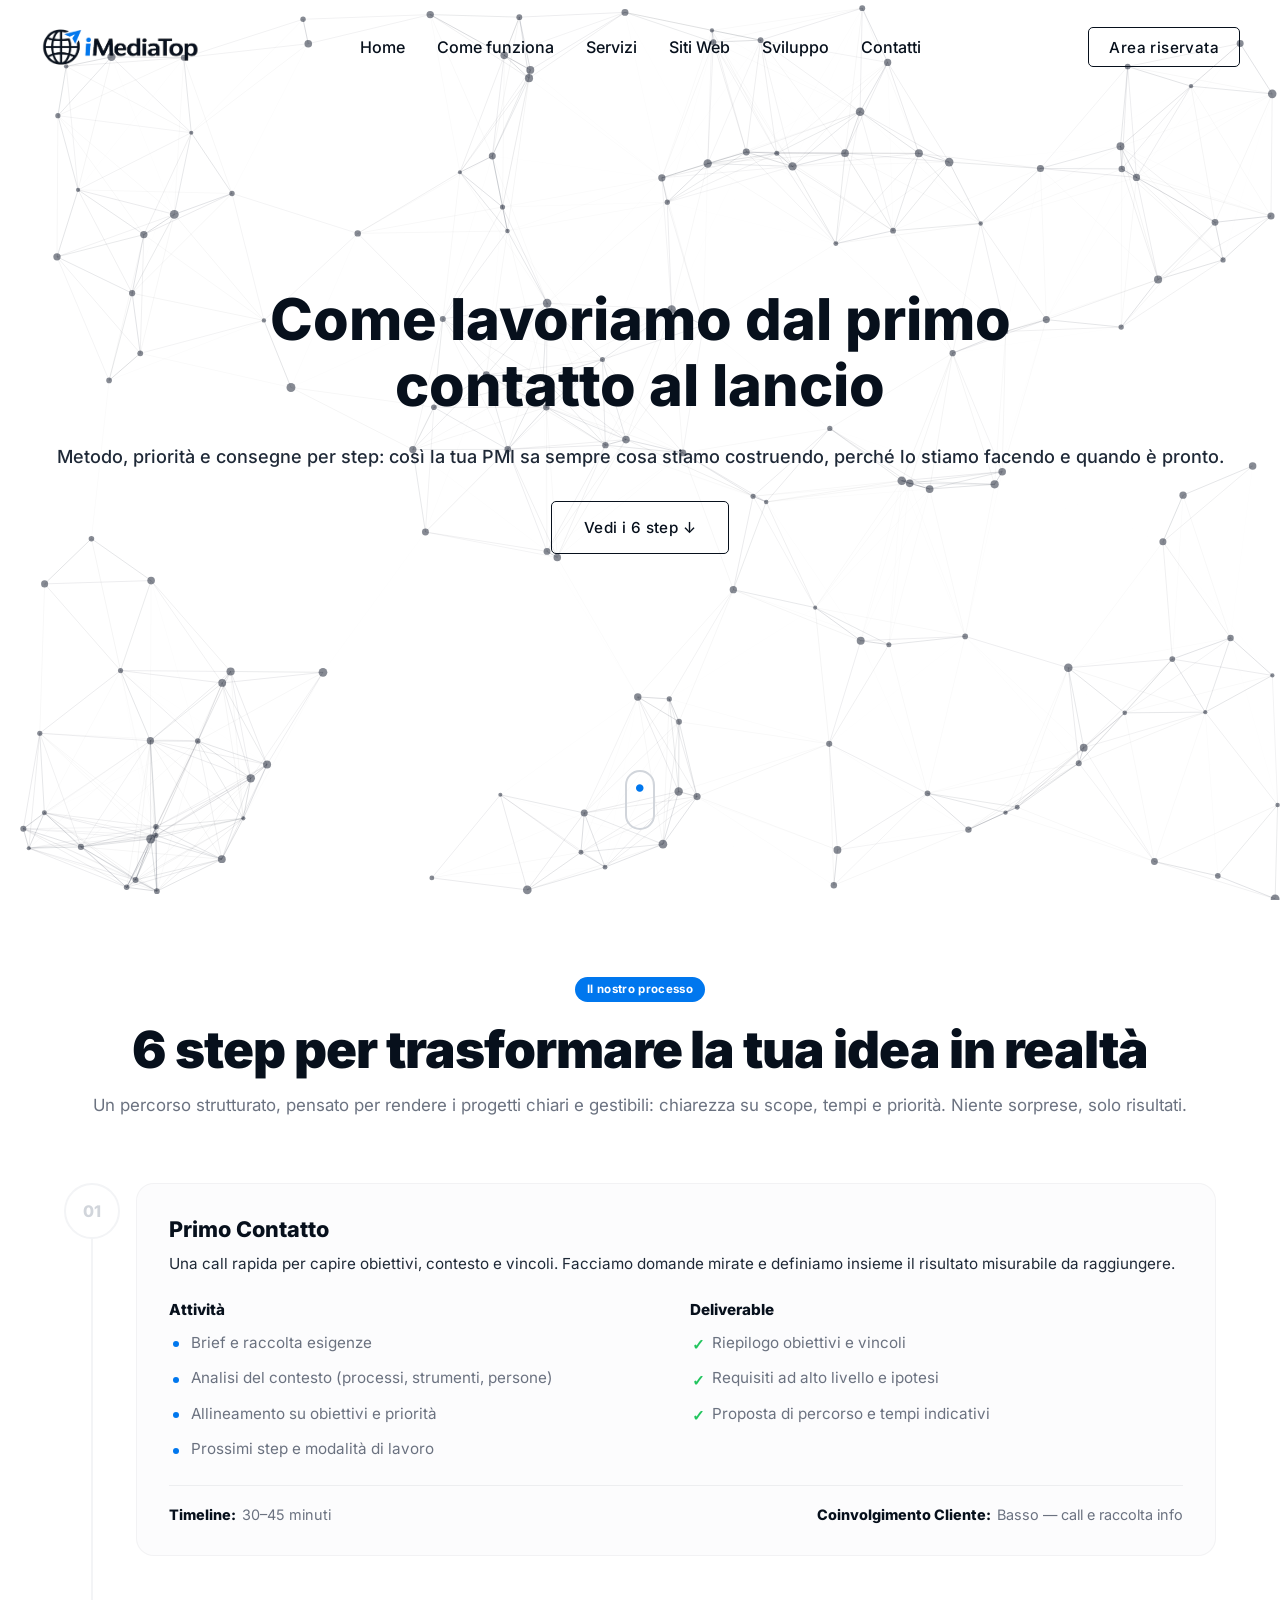
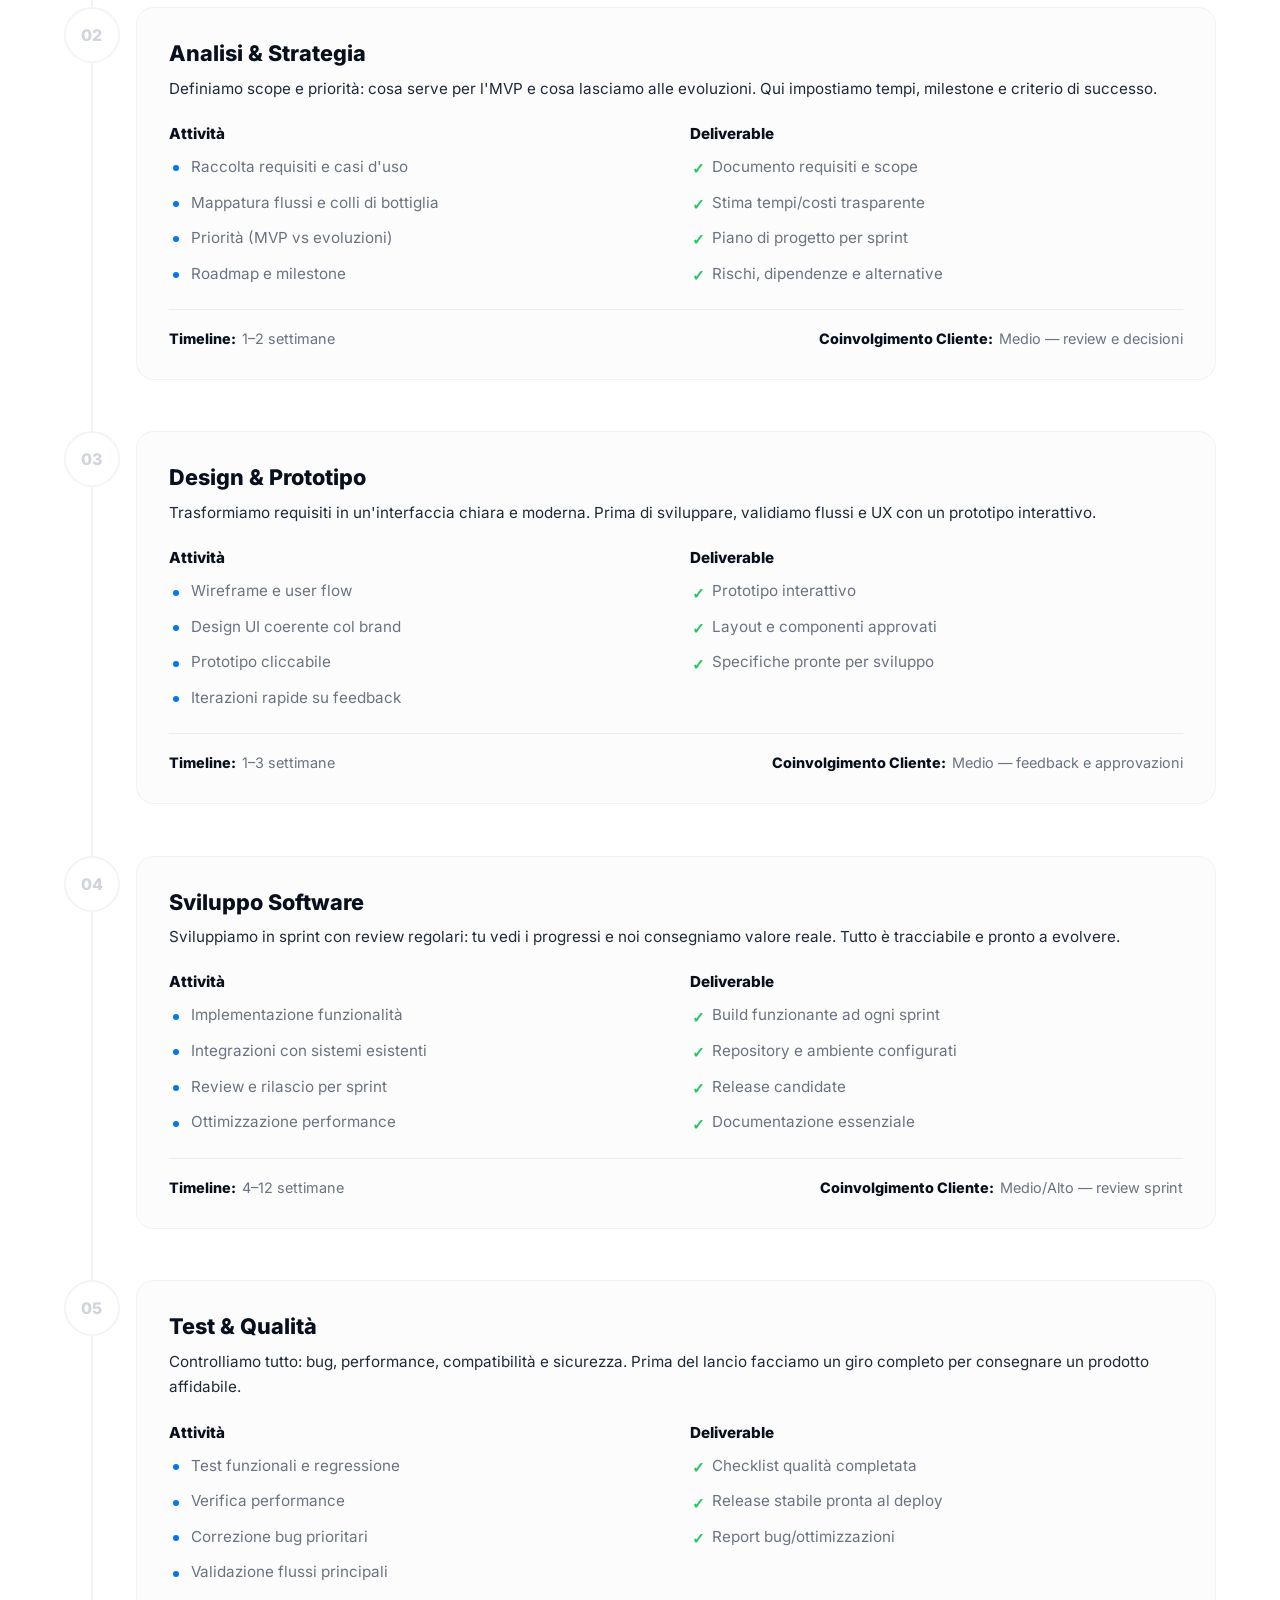
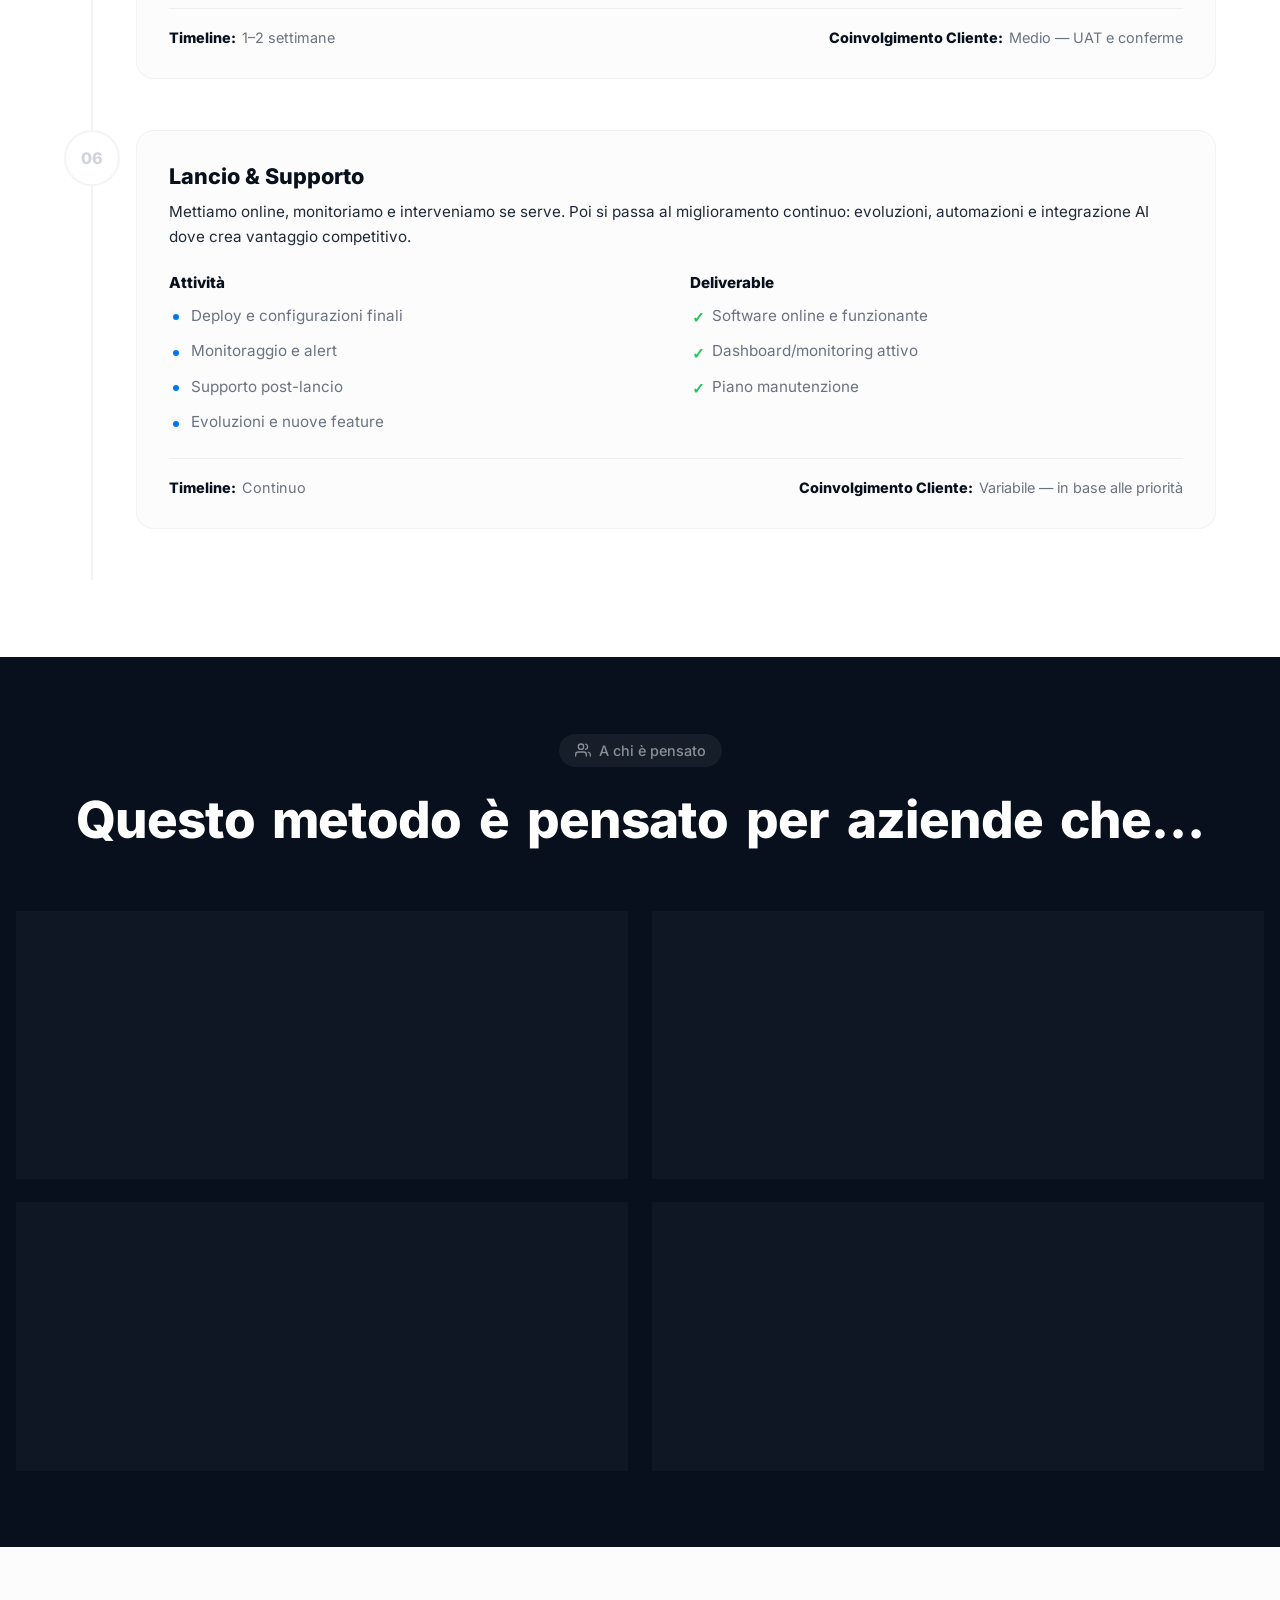
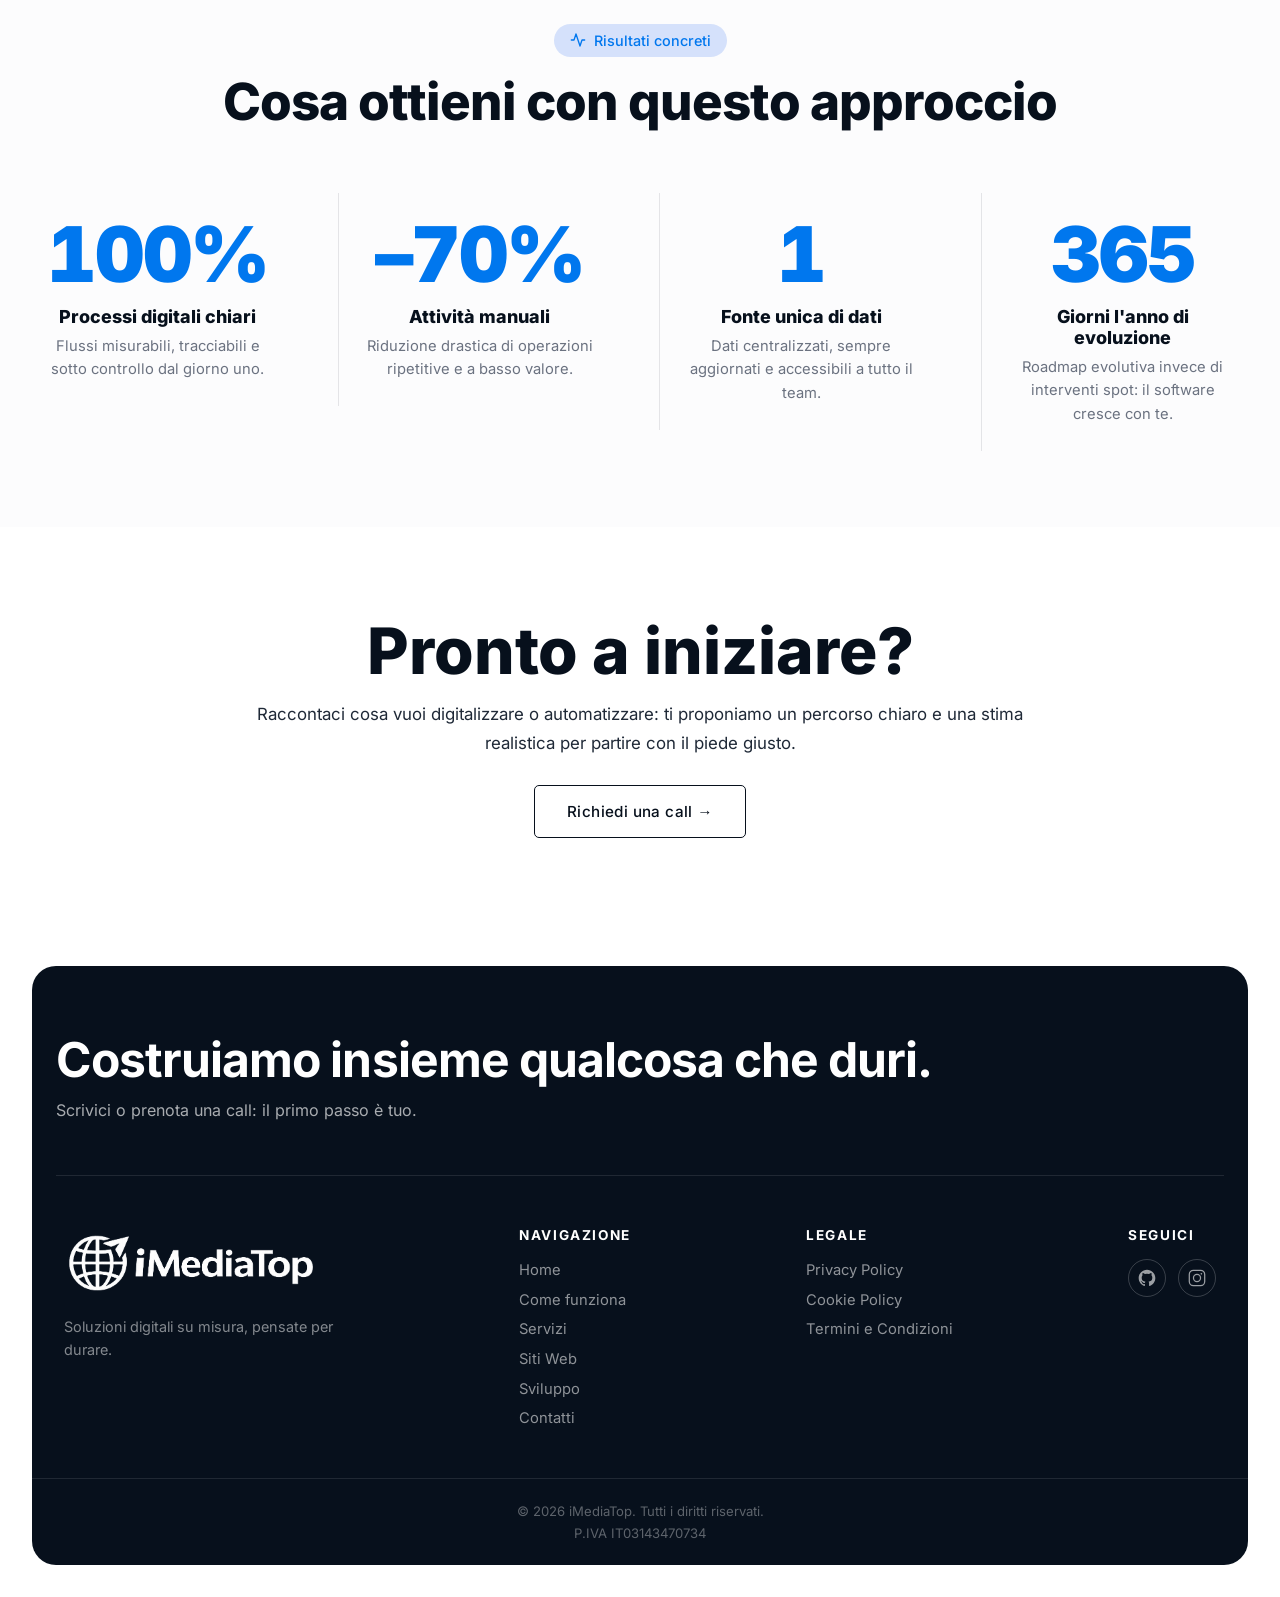
<file: come-funziona.html>
<!doctype html>
<html lang="it">
  <head>
    <meta charset="UTF-8" />
    <meta name="viewport" content="width=device-width, initial-scale=1.0" />
    <title>Come Funziona | iMediaTop</title>
    <meta name="theme-color" content="#ffffff" />
    <meta
      name="description"
      content="Scopri il nostro metodo: 6 step chiari per sviluppo software su misura e siti web professionali. Processo in-house per PMI italiane."
    />
    <link rel="icon" type="image/x-icon" href="/assets/favicon/favicon.ico" />
    <link
      rel="icon"
      type="image/png"
      sizes="32x32"
      href="/assets/favicon/favicon-32x32.png"
    />
    <link
      rel="icon"
      type="image/png"
      sizes="16x16"
      href="/assets/favicon/favicon-16x16.png"
    />
    <link
      rel="apple-touch-icon"
      sizes="180x180"
      href="/assets/favicon/apple-touch-icon.png"
    />
    <link rel="manifest" href="/assets/favicon/site.webmanifest" />
    <link rel="stylesheet" href="/assets/css/style.css" />
  </head>
  <body>
    <nav class="navbar">
      <a href="/" aria-label="Torna alla home">
        <img
          src="/assets/img/logo/logo-imediatopDEF.png"
          alt="iMediaTop Logo"
          class="nav__logo"
        />
      </a>
      <button class="nav__toggle" aria-label="Menu" aria-expanded="false">
        <span class="nav__toggle-bar"></span>
        <span class="nav__toggle-bar"></span>
        <span class="nav__toggle-bar"></span>
      </button>
      <ul class="nav__list">
        <li><a href="/" class="nav__link">Home</a></li>
        <li>
          <a href="/come-funziona" class="nav__link">Come funziona</a>
        </li>
        <li><a href="/services" class="nav__link">Servizi</a></li>
        <li><a href="/sitiweb" class="nav__link">Siti Web</a></li>
        <li><a href="/sviluppo" class="nav__link">Sviluppo</a></li>
        <li><a href="/contatti" class="nav__link">Contatti</a></li>
        <li class="nav__list-cta">
          <a
            href="https://dashboard.imediatop.it/client"
            class="nav__link nav__link--reserved"
            target="_blank"
            rel="noopener noreferrer"
            >Area riservata</a
          >
        </li>
      </ul>
      <a
        href="https://dashboard.imediatop.it/client"
        class="nav__cta"
        target="_blank"
        rel="noopener noreferrer"
        >Area riservata</a
      >
    </nav>

    <header class="header header--services">
      <canvas class="header__canvas" id="neuralCanvas"></canvas>
      <div class="hero">
        <h1 class="hero__title hero__title--come-funziona">
          Come lavoriamo dal primo contatto al lancio
        </h1>
        <p class="hero__subtitle">
          Metodo, priorità e consegne per step: così la tua PMI sa sempre cosa
          stiamo costruendo, perché lo stiamo facendo e quando è pronto.
        </p>
        <a href="#timeline" class="hero__cta">Vedi i 6 step ↓</a>
      </div>
      <div class="header__scroll">
        <span class="header__scrolldot">•</span>
      </div>
    </header>

    <main class="process-page">
      <section class="tl" id="timeline">
        <div class="tl__header" data-reveal>
          <span class="sv__pill">Il nostro processo</span>
          <h2 class="tl__heading">
            6 step per trasformare la tua idea in realtà
          </h2>
          <p class="tl__sub">
            Un percorso strutturato, pensato per rendere i progetti chiari e
            gestibili: chiarezza su scope, tempi e priorità. Niente sorprese,
            solo risultati.
          </p>
        </div>

        <div class="tl__track">
          <div class="tl__line" aria-hidden="true">
            <div class="tl__line-fill" id="tlLineFill"></div>
          </div>

          <article class="tl__step" data-tl-step>
            <div class="tl__dot" aria-hidden="true">
              <span class="tl__dot-num">01</span>
            </div>
            <div class="tl__card">
              <h3 class="tl__card-title">Primo Contatto</h3>
              <p class="tl__card-text">
                Una call rapida per capire obiettivi, contesto e vincoli.
                Facciamo domande mirate e definiamo insieme il risultato
                misurabile da raggiungere.
              </p>
              <div class="tl__card-grid">
                <div class="tl__card-col">
                  <h4 class="tl__card-kicker">Attività</h4>
                  <ul class="tl__card-list tl__card-list--dots">
                    <li>Brief e raccolta esigenze</li>
                    <li>Analisi del contesto (processi, strumenti, persone)</li>
                    <li>Allineamento su obiettivi e priorità</li>
                    <li>Prossimi step e modalità di lavoro</li>
                  </ul>
                </div>
                <div class="tl__card-col">
                  <h4 class="tl__card-kicker">Deliverable</h4>
                  <ul class="tl__card-list tl__card-list--checks">
                    <li>Riepilogo obiettivi e vincoli</li>
                    <li>Requisiti ad alto livello e ipotesi</li>
                    <li>Proposta di percorso e tempi indicativi</li>
                  </ul>
                </div>
              </div>
              <div class="tl__card-meta">
                <div class="tl__meta-item">
                  <span class="tl__meta-label">Timeline:</span>
                  <span class="tl__meta-value">30–45 minuti</span>
                </div>
                <div class="tl__meta-item">
                  <span class="tl__meta-label">Coinvolgimento Cliente:</span>
                  <span class="tl__meta-value"
                    >Basso — call e raccolta info</span
                  >
                </div>
              </div>
            </div>
          </article>

          <article class="tl__step" data-tl-step>
            <div class="tl__dot" aria-hidden="true">
              <span class="tl__dot-num">02</span>
            </div>
            <div class="tl__card">
              <h3 class="tl__card-title">Analisi &amp; Strategia</h3>
              <p class="tl__card-text">
                Definiamo scope e priorità: cosa serve per l'MVP e cosa lasciamo
                alle evoluzioni. Qui impostiamo tempi, milestone e criterio di
                successo.
              </p>
              <div class="tl__card-grid">
                <div class="tl__card-col">
                  <h4 class="tl__card-kicker">Attività</h4>
                  <ul class="tl__card-list tl__card-list--dots">
                    <li>Raccolta requisiti e casi d'uso</li>
                    <li>Mappatura flussi e colli di bottiglia</li>
                    <li>Priorità (MVP vs evoluzioni)</li>
                    <li>Roadmap e milestone</li>
                  </ul>
                </div>
                <div class="tl__card-col">
                  <h4 class="tl__card-kicker">Deliverable</h4>
                  <ul class="tl__card-list tl__card-list--checks">
                    <li>Documento requisiti e scope</li>
                    <li>Stima tempi/costi trasparente</li>
                    <li>Piano di progetto per sprint</li>
                    <li>Rischi, dipendenze e alternative</li>
                  </ul>
                </div>
              </div>
              <div class="tl__card-meta">
                <div class="tl__meta-item">
                  <span class="tl__meta-label">Timeline:</span>
                  <span class="tl__meta-value">1–2 settimane</span>
                </div>
                <div class="tl__meta-item">
                  <span class="tl__meta-label">Coinvolgimento Cliente:</span>
                  <span class="tl__meta-value">Medio — review e decisioni</span>
                </div>
              </div>
            </div>
          </article>

          <article class="tl__step" data-tl-step>
            <div class="tl__dot" aria-hidden="true">
              <span class="tl__dot-num">03</span>
            </div>
            <div class="tl__card">
              <h3 class="tl__card-title">Design &amp; Prototipo</h3>
              <p class="tl__card-text">
                Trasformiamo requisiti in un'interfaccia chiara e moderna. Prima
                di sviluppare, validiamo flussi e UX con un prototipo
                interattivo.
              </p>
              <div class="tl__card-grid">
                <div class="tl__card-col">
                  <h4 class="tl__card-kicker">Attività</h4>
                  <ul class="tl__card-list tl__card-list--dots">
                    <li>Wireframe e user flow</li>
                    <li>Design UI coerente col brand</li>
                    <li>Prototipo cliccabile</li>
                    <li>Iterazioni rapide su feedback</li>
                  </ul>
                </div>
                <div class="tl__card-col">
                  <h4 class="tl__card-kicker">Deliverable</h4>
                  <ul class="tl__card-list tl__card-list--checks">
                    <li>Prototipo interattivo</li>
                    <li>Layout e componenti approvati</li>
                    <li>Specifiche pronte per sviluppo</li>
                  </ul>
                </div>
              </div>
              <div class="tl__card-meta">
                <div class="tl__meta-item">
                  <span class="tl__meta-label">Timeline:</span>
                  <span class="tl__meta-value">1–3 settimane</span>
                </div>
                <div class="tl__meta-item">
                  <span class="tl__meta-label">Coinvolgimento Cliente:</span>
                  <span class="tl__meta-value"
                    >Medio — feedback e approvazioni</span
                  >
                </div>
              </div>
            </div>
          </article>

          <article class="tl__step" data-tl-step>
            <div class="tl__dot" aria-hidden="true">
              <span class="tl__dot-num">04</span>
            </div>
            <div class="tl__card">
              <h3 class="tl__card-title">Sviluppo Software</h3>
              <p class="tl__card-text">
                Sviluppiamo in sprint con review regolari: tu vedi i progressi e
                noi consegniamo valore reale. Tutto è tracciabile e pronto a
                evolvere.
              </p>
              <div class="tl__card-grid">
                <div class="tl__card-col">
                  <h4 class="tl__card-kicker">Attività</h4>
                  <ul class="tl__card-list tl__card-list--dots">
                    <li>Implementazione funzionalità</li>
                    <li>Integrazioni con sistemi esistenti</li>
                    <li>Review e rilascio per sprint</li>
                    <li>Ottimizzazione performance</li>
                  </ul>
                </div>
                <div class="tl__card-col">
                  <h4 class="tl__card-kicker">Deliverable</h4>
                  <ul class="tl__card-list tl__card-list--checks">
                    <li>Build funzionante ad ogni sprint</li>
                    <li>Repository e ambiente configurati</li>
                    <li>Release candidate</li>
                    <li>Documentazione essenziale</li>
                  </ul>
                </div>
              </div>
              <div class="tl__card-meta">
                <div class="tl__meta-item">
                  <span class="tl__meta-label">Timeline:</span>
                  <span class="tl__meta-value">4–12 settimane</span>
                </div>
                <div class="tl__meta-item">
                  <span class="tl__meta-label">Coinvolgimento Cliente:</span>
                  <span class="tl__meta-value">Medio/Alto — review sprint</span>
                </div>
              </div>
            </div>
          </article>

          <article class="tl__step" data-tl-step>
            <div class="tl__dot" aria-hidden="true">
              <span class="tl__dot-num">05</span>
            </div>
            <div class="tl__card">
              <h3 class="tl__card-title">Test &amp; Qualità</h3>
              <p class="tl__card-text">
                Controlliamo tutto: bug, performance, compatibilità e sicurezza.
                Prima del lancio facciamo un giro completo per consegnare un
                prodotto affidabile.
              </p>
              <div class="tl__card-grid">
                <div class="tl__card-col">
                  <h4 class="tl__card-kicker">Attività</h4>
                  <ul class="tl__card-list tl__card-list--dots">
                    <li>Test funzionali e regressione</li>
                    <li>Verifica performance</li>
                    <li>Correzione bug prioritari</li>
                    <li>Validazione flussi principali</li>
                  </ul>
                </div>
                <div class="tl__card-col">
                  <h4 class="tl__card-kicker">Deliverable</h4>
                  <ul class="tl__card-list tl__card-list--checks">
                    <li>Checklist qualità completata</li>
                    <li>Release stabile pronta al deploy</li>
                    <li>Report bug/ottimizzazioni</li>
                  </ul>
                </div>
              </div>
              <div class="tl__card-meta">
                <div class="tl__meta-item">
                  <span class="tl__meta-label">Timeline:</span>
                  <span class="tl__meta-value">1–2 settimane</span>
                </div>
                <div class="tl__meta-item">
                  <span class="tl__meta-label">Coinvolgimento Cliente:</span>
                  <span class="tl__meta-value">Medio — UAT e conferme</span>
                </div>
              </div>
            </div>
          </article>

          <article class="tl__step" data-tl-step>
            <div class="tl__dot" aria-hidden="true">
              <span class="tl__dot-num">06</span>
            </div>
            <div class="tl__card">
              <h3 class="tl__card-title">Lancio &amp; Supporto</h3>
              <p class="tl__card-text">
                Mettiamo online, monitoriamo e interveniamo se serve. Poi si
                passa al miglioramento continuo: evoluzioni, automazioni e
                integrazione AI dove crea vantaggio competitivo.
              </p>
              <div class="tl__card-grid">
                <div class="tl__card-col">
                  <h4 class="tl__card-kicker">Attività</h4>
                  <ul class="tl__card-list tl__card-list--dots">
                    <li>Deploy e configurazioni finali</li>
                    <li>Monitoraggio e alert</li>
                    <li>Supporto post-lancio</li>
                    <li>Evoluzioni e nuove feature</li>
                  </ul>
                </div>
                <div class="tl__card-col">
                  <h4 class="tl__card-kicker">Deliverable</h4>
                  <ul class="tl__card-list tl__card-list--checks">
                    <li>Software online e funzionante</li>
                    <li>Dashboard/monitoring attivo</li>
                    <li>Piano manutenzione</li>
                  </ul>
                </div>
              </div>
              <div class="tl__card-meta">
                <div class="tl__meta-item">
                  <span class="tl__meta-label">Timeline:</span>
                  <span class="tl__meta-value">Continuo</span>
                </div>
                <div class="tl__meta-item">
                  <span class="tl__meta-label">Coinvolgimento Cliente:</span>
                  <span class="tl__meta-value"
                    >Variabile — in base alle priorità</span
                  >
                </div>
              </div>
            </div>
          </article>
        </div>
      </section>

      <!-- ============================
           FOR WHO — A CHI È PENSATO
           ============================ -->
      <section class="for-who">
        <div class="for-who__inner">
          <div class="for-who__header">
            <span class="for-who__tag">
              <svg
                width="16"
                height="16"
                viewBox="0 0 24 24"
                fill="none"
                stroke="currentColor"
                stroke-width="2"
                stroke-linecap="round"
                stroke-linejoin="round"
              >
                <path d="M17 21v-2a4 4 0 0 0-4-4H5a4 4 0 0 0-4 4v2" />
                <circle cx="9" cy="7" r="4" />
                <path d="M23 21v-2a4 4 0 0 0-3-3.87" />
                <path d="M16 3.13a4 4 0 0 1 0 7.75" />
              </svg>
              A chi è pensato
            </span>
            <h2 class="for-who__title">
              <span class="for-who__title-word">Questo</span>
              <span class="for-who__title-word">metodo</span>
              <span class="for-who__title-word">è</span>
              <span class="for-who__title-word">pensato</span>
              <span class="for-who__title-word">per</span>
              <span class="for-who__title-word">aziende</span>
              <span class="for-who__title-word">che&hellip;</span>
            </h2>
          </div>

          <div class="for-who__grid">
            <div class="for-who__card" data-fw-card>
              <div class="for-who__glow" aria-hidden="true"></div>
              <span class="for-who__kicker" data-fw-counter data-fw-target="1"
                >00</span
              >
              <div class="for-who__icon-wrap">
                <svg
                  class="for-who__icon"
                  width="28"
                  height="28"
                  viewBox="0 0 24 24"
                  fill="none"
                  stroke="currentColor"
                  stroke-width="1.8"
                  stroke-linecap="round"
                  stroke-linejoin="round"
                >
                  <polyline points="17 1 21 5 17 9" />
                  <path d="M3 11V9a4 4 0 0 1 4-4h14" />
                  <polyline points="7 23 3 19 7 15" />
                  <path d="M21 13v2a4 4 0 0 1-4 4H3" />
                </svg>
                <span class="for-who__icon-ring" aria-hidden="true"></span>
              </div>
              <h3 class="for-who__card-title">
                Hanno processi manuali ripetitivi
              </h3>
              <p class="for-who__card-text">
                Attività copiate a mano, approvazioni via email, report
                costruiti ogni volta da zero. Tempo sprecato che si trasforma in
                costo.
              </p>
              <p class="for-who__card-detail">
                Automatizziamo i flussi ripetitivi con software pensato sui tuoi
                processi reali, liberando ore ogni settimana.
              </p>
            </div>

            <div class="for-who__card" data-fw-card>
              <div class="for-who__glow" aria-hidden="true"></div>
              <span class="for-who__kicker" data-fw-counter data-fw-target="2"
                >00</span
              >
              <div class="for-who__icon-wrap">
                <svg
                  class="for-who__icon"
                  width="28"
                  height="28"
                  viewBox="0 0 24 24"
                  fill="none"
                  stroke="currentColor"
                  stroke-width="1.8"
                  stroke-linecap="round"
                  stroke-linejoin="round"
                >
                  <rect x="2" y="3" width="20" height="14" rx="2" ry="2" />
                  <line x1="8" y1="21" x2="16" y2="21" />
                  <line x1="12" y1="17" x2="12" y2="21" />
                  <path d="M7 8h2m2 0h2m2 0h2" />
                </svg>
                <span class="for-who__icon-ring" aria-hidden="true"></span>
              </div>
              <h3 class="for-who__card-title">
                Usano troppi strumenti non integrati
              </h3>
              <p class="for-who__card-text">
                CRM, gestionale, fogli Excel, email: ogni strumento è un'isola.
                I dati non si parlano e il team perde tempo a riallinearli.
              </p>
              <p class="for-who__card-detail">
                Colleghiamo i tuoi strumenti in un ecosistema unico, con dati
                sincronizzati e una sola fonte di verità.
              </p>
            </div>

            <div class="for-who__card" data-fw-card>
              <div class="for-who__glow" aria-hidden="true"></div>
              <span class="for-who__kicker" data-fw-counter data-fw-target="3"
                >00</span
              >
              <div class="for-who__icon-wrap">
                <svg
                  class="for-who__icon"
                  width="28"
                  height="28"
                  viewBox="0 0 24 24"
                  fill="none"
                  stroke="currentColor"
                  stroke-width="1.8"
                  stroke-linecap="round"
                  stroke-linejoin="round"
                >
                  <path d="M12 2L2 7l10 5 10-5-10-5z" />
                  <path d="M2 17l10 5 10-5" />
                  <path d="M2 12l10 5 10-5" />
                </svg>
                <span class="for-who__icon-ring" aria-hidden="true"></span>
              </div>
              <h3 class="for-who__card-title">
                Vogliono digitalizzare senza caos
              </h3>
              <p class="for-who__card-text">
                La digitalizzazione aziendale non deve significare mesi di
                blocco operativo. Serve un percorso graduale, concreto, a basso
                rischio.
              </p>
              <p class="for-who__card-detail">
                Partiamo dall'MVP, rilasciamo per step e validiamo con il team
                prima di andare avanti. Zero big-bang.
              </p>
            </div>

            <div class="for-who__card" data-fw-card>
              <div class="for-who__glow" aria-hidden="true"></div>
              <span class="for-who__kicker" data-fw-counter data-fw-target="4"
                >00</span
              >
              <div class="for-who__icon-wrap">
                <svg
                  class="for-who__icon"
                  width="28"
                  height="28"
                  viewBox="0 0 24 24"
                  fill="none"
                  stroke="currentColor"
                  stroke-width="1.8"
                  stroke-linecap="round"
                  stroke-linejoin="round"
                >
                  <circle cx="12" cy="12" r="10" />
                  <polyline points="12 6 12 12 16 14" />
                </svg>
                <span class="for-who__icon-ring" aria-hidden="true"></span>
              </div>
              <h3 class="for-who__card-title">
                Vogliono controllo su tempi e budget
              </h3>
              <p class="for-who__card-text">
                Niente preventivi vaghi o scope che esplode. Servono milestone
                chiare, costi trasparenti e un partner che rispetti gli impegni.
              </p>
              <p class="for-who__card-detail">
                Roadmap, sprint e stime condivise: sai sempre dove siamo, quanto
                manca e quanto costa.
              </p>
            </div>
          </div>
        </div>
      </section>

      <!-- ============================
           OUTCOMES — COSA OTTIENI
           ============================ -->
      <section class="outcomes">
        <div class="outcomes__inner">
          <div class="outcomes__header" data-reveal>
            <span class="outcomes__tag">
              <svg
                width="16"
                height="16"
                viewBox="0 0 24 24"
                fill="none"
                stroke="currentColor"
                stroke-width="2"
                stroke-linecap="round"
                stroke-linejoin="round"
              >
                <polyline points="22 12 18 12 15 21 9 3 6 12 2 12" />
              </svg>
              Risultati concreti
            </span>
            <h2 class="outcomes__title">Cosa ottieni con questo approccio</h2>
          </div>
          <div class="outcomes__row">
            <div class="outcomes__block" data-reveal>
              <span
                class="outcomes__number"
                data-oc-counter
                data-oc-prefix=""
                data-oc-suffix="%"
                data-oc-target="100"
                >0%</span
              >
              <h3 class="outcomes__label">Processi digitali chiari</h3>
              <p class="outcomes__desc">
                Flussi misurabili, tracciabili e sotto controllo dal giorno uno.
              </p>
            </div>
            <div class="outcomes__block" data-reveal data-reveal-d="1">
              <span
                class="outcomes__number"
                data-oc-counter
                data-oc-prefix="–"
                data-oc-suffix="%"
                data-oc-target="70"
                >0%</span
              >
              <h3 class="outcomes__label">Attività manuali</h3>
              <p class="outcomes__desc">
                Riduzione drastica di operazioni ripetitive e a basso valore.
              </p>
            </div>
            <div class="outcomes__block" data-reveal data-reveal-d="2">
              <span
                class="outcomes__number"
                data-oc-counter
                data-oc-prefix=""
                data-oc-suffix=""
                data-oc-target="1"
                >0</span
              >
              <h3 class="outcomes__label">Fonte unica di dati</h3>
              <p class="outcomes__desc">
                Dati centralizzati, sempre aggiornati e accessibili a tutto il
                team.
              </p>
            </div>
            <div class="outcomes__block" data-reveal data-reveal-d="3">
              <span
                class="outcomes__number"
                data-oc-counter
                data-oc-prefix=""
                data-oc-suffix=""
                data-oc-target="365"
                >0</span
              >
              <h3 class="outcomes__label">Giorni l'anno di evoluzione</h3>
              <p class="outcomes__desc">
                Roadmap evolutiva invece di interventi spot: il software cresce
                con te.
              </p>
            </div>
          </div>
        </div>
      </section>

      <section class="cta" id="contatti">
        <canvas class="cta__canvas" id="ctaWaveCanvas"></canvas>
        <div class="cta__inner" data-reveal>
          <h2 class="cta__title">Pronto a iniziare?</h2>
          <p class="cta__text">
            Raccontaci cosa vuoi digitalizzare o automatizzare: ti proponiamo un
            percorso chiaro e una stima realistica per partire con il piede
            giusto.
          </p>
          <a href="/contatti" class="cta__button">Richiedi una call →</a>
        </div>
      </section>
    </main>

    <footer class="footer">
      <div class="footer__intro">
        <h2 class="footer__intro-title">
          Costruiamo insieme qualcosa che duri.
        </h2>
        <p class="footer__intro-text">
          Scrivici o prenota una call: il primo passo è tuo.
        </p>
      </div>
      <div class="footer__inner">
        <div class="footer__brand">
          <img
            src="/assets/img/logo/logo-imediatopDEF.png"
            alt="iMediaTop Logo"
            class="footer__logo"
          />
          <p class="footer__tagline">
            Soluzioni digitali su misura, pensate per durare.
          </p>
        </div>
        <nav class="footer__nav">
          <h4 class="footer__heading">Navigazione</h4>
          <ul class="footer__links">
            <li><a href="/">Home</a></li>
            <li><a href="/come-funziona">Come funziona</a></li>
            <li><a href="/services">Servizi</a></li>
            <li><a href="/sitiweb">Siti Web</a></li>
            <li><a href="/sviluppo">Sviluppo</a></li>
            <li><a href="/contatti">Contatti</a></li>
          </ul>
        </nav>
        <nav class="footer__nav">
          <h4 class="footer__heading">Legale</h4>
          <ul class="footer__links">
            <li><a href="/privacy-policy">Privacy Policy</a></li>
            <li><a href="/cookie-policy">Cookie Policy</a></li>
            <li><a href="/termini-condizioni">Termini e Condizioni</a></li>
          </ul>
        </nav>
        <div class="footer__connect">
          <h4 class="footer__heading">Seguici</h4>
          <div class="footer__socials">
            <a
              href="#"
              class="footer__social"
              aria-label="GitHub"
              target="_blank"
              rel="noopener noreferrer"
            >
              <svg
                width="20"
                height="20"
                viewBox="0 0 24 24"
                fill="currentColor"
              >
                <path
                  d="M12 2C6.477 2 2 6.477 2 12c0 4.42 2.865 8.166 6.839 9.489.5.092.682-.217.682-.482 0-.237-.009-.866-.013-1.7-2.782.604-3.369-1.34-3.369-1.34-.454-1.156-1.11-1.463-1.11-1.463-.908-.62.069-.608.069-.608 1.003.07 1.531 1.03 1.531 1.03.892 1.529 2.341 1.087 2.91.831.092-.646.35-1.086.636-1.337-2.22-.253-4.555-1.11-4.555-4.943 0-1.091.39-1.984 1.029-2.683-.103-.253-.446-1.27.098-2.647 0 0 .84-.269 2.75 1.025A9.578 9.578 0 0 1 12 6.836a9.59 9.59 0 0 1 2.504.337c1.909-1.294 2.747-1.025 2.747-1.025.546 1.377.203 2.394.1 2.647.64.699 1.028 1.592 1.028 2.683 0 3.842-2.339 4.687-4.566 4.935.359.309.678.919.678 1.852 0 1.336-.012 2.415-.012 2.743 0 .267.18.578.688.48C19.138 20.163 22 16.418 22 12c0-5.523-4.477-10-10-10z"
                />
              </svg>
            </a>
            <a
              href="#"
              class="footer__social"
              aria-label="Instagram"
              target="_blank"
              rel="noopener noreferrer"
            >
              <svg
                width="20"
                height="20"
                viewBox="0 0 24 24"
                fill="currentColor"
              >
                <path
                  d="M7.75 2h8.5A5.75 5.75 0 0 1 22 7.75v8.5A5.75 5.75 0 0 1 16.25 22h-8.5A5.75 5.75 0 0 1 2 16.25v-8.5A5.75 5.75 0 0 1 7.75 2zm0 1.5A4.25 4.25 0 0 0 3.5 7.75v8.5A4.25 4.25 0 0 0 7.75 20.5h8.5A4.25 4.25 0 0 0 20.5 16.25v-8.5A4.25 4.25 0 0 0 16.25 3.5h-8.5zM12 7a5 5 0 1 1 0 10 5 5 0 0 1 0-10zm0 1.5a3.5 3.5 0 1 0 0 7 3.5 3.5 0 0 0 0-7zm5.25-2.5a1 1 0 1 1 0 2 1 1 0 0 1 0-2z"
                />
              </svg>
            </a>
          </div>
        </div>
      </div>
      <div class="footer__bottom">
        <p>&copy; 2026 iMediaTop. Tutti i diritti riservati.</p>
        <p>P.IVA IT03143470734</p>
      </div>
    </footer>

    <script src="/assets/js/main.js"></script>
  </body>
</html>
</file>
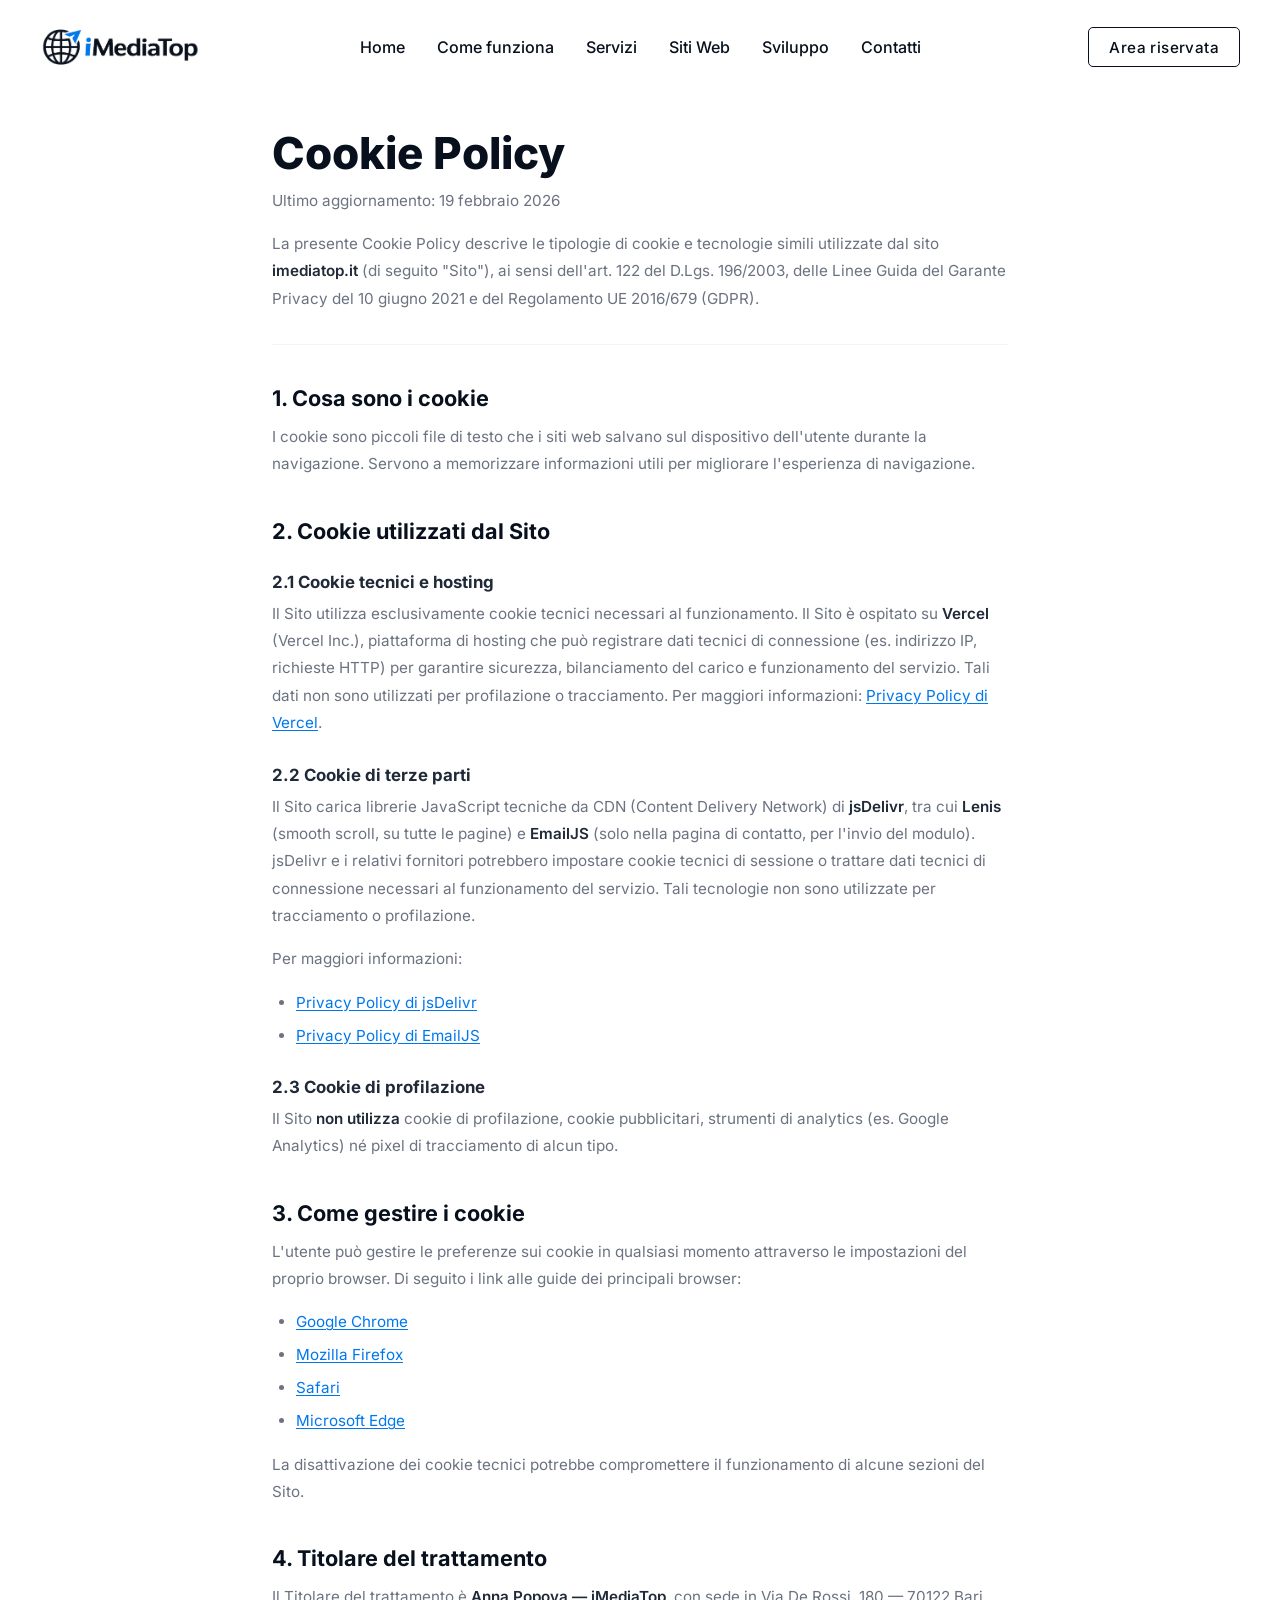
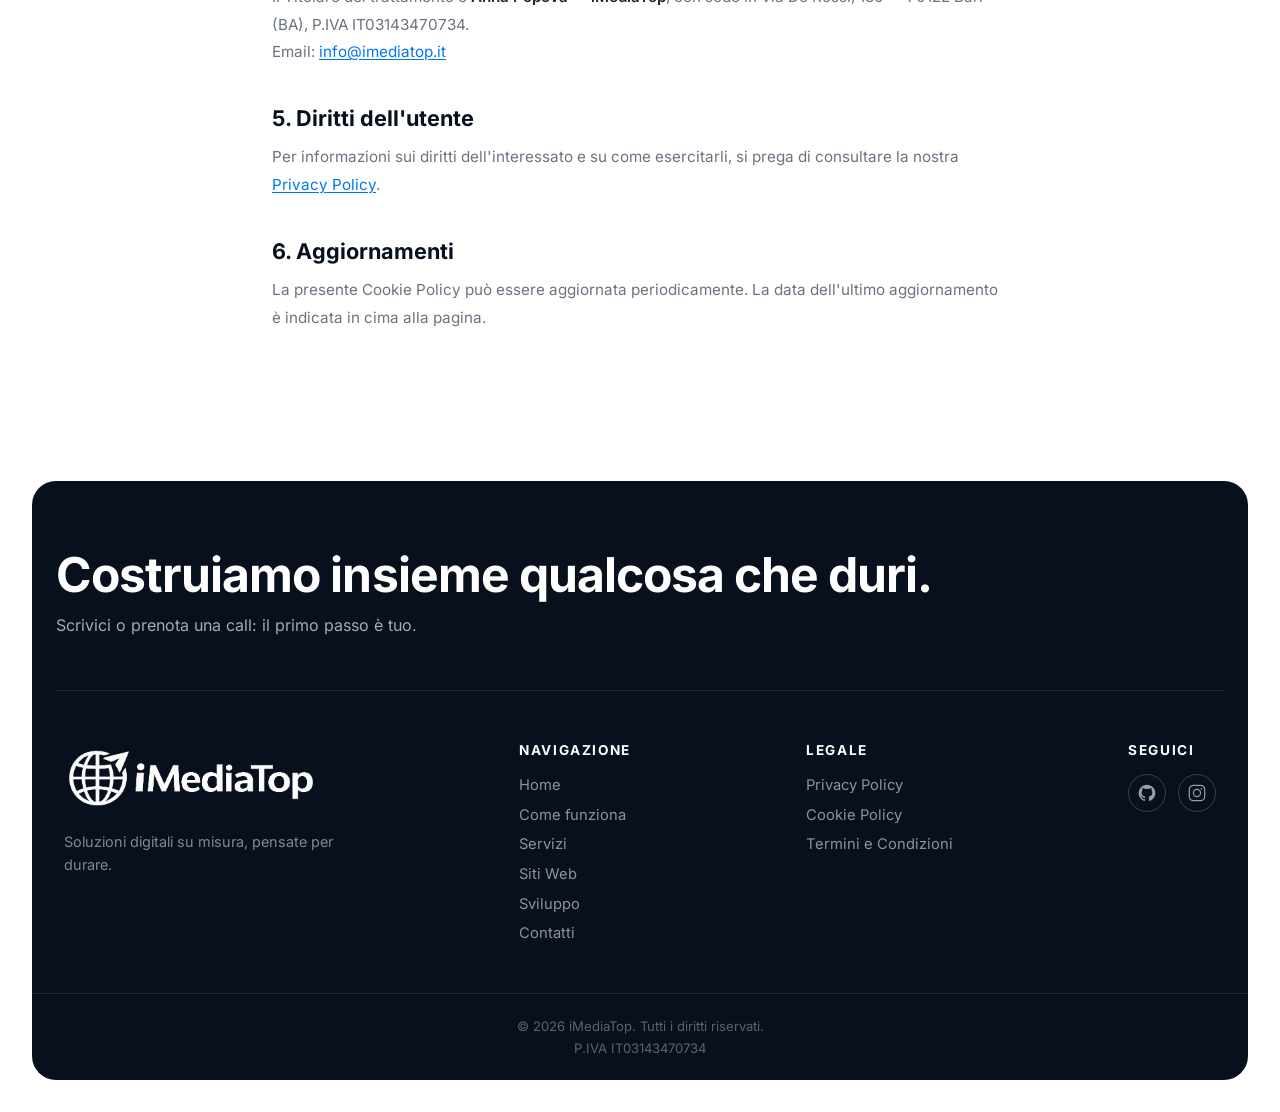
<file: cookie-policy.html>
<!doctype html>
<html lang="it">
  <head>
    <meta charset="UTF-8" />
    <meta name="viewport" content="width=device-width, initial-scale=1.0" />
    <title>Cookie Policy | iMediaTop</title>
    <meta name="theme-color" content="#ffffff" />
    <meta
      name="description"
      content="Informativa sull'uso dei cookie su imediatop.it. Scopri quali cookie utilizziamo, le finalità e come gestirli."
    />
    <link rel="icon" type="image/x-icon" href="/assets/favicon/favicon.ico" />
    <link
      rel="icon"
      type="image/png"
      sizes="32x32"
      href="/assets/favicon/favicon-32x32.png"
    />
    <link
      rel="icon"
      type="image/png"
      sizes="16x16"
      href="/assets/favicon/favicon-16x16.png"
    />
    <link
      rel="apple-touch-icon"
      sizes="180x180"
      href="/assets/favicon/apple-touch-icon.png"
    />
    <link rel="manifest" href="/assets/favicon/site.webmanifest" />
    <link rel="stylesheet" href="/assets/css/style.css" />
  </head>
  <body>
    <nav class="navbar">
      <a href="/" aria-label="Torna alla home">
        <img
          src="/assets/img/logo/logo-imediatopDEF.png"
          alt="iMediaTop Logo"
          class="nav__logo"
        />
      </a>
      <button class="nav__toggle" aria-label="Menu" aria-expanded="false">
        <span class="nav__toggle-bar"></span>
        <span class="nav__toggle-bar"></span>
        <span class="nav__toggle-bar"></span>
      </button>
      <ul class="nav__list">
        <li><a href="/" class="nav__link">Home</a></li>
        <li>
          <a href="/come-funziona" class="nav__link">Come funziona</a>
        </li>
        <li><a href="/services" class="nav__link">Servizi</a></li>
        <li><a href="/sitiweb" class="nav__link">Siti Web</a></li>
        <li>
          <a href="/sviluppo" class="nav__link">Sviluppo</a>
        </li>
        <li><a href="/contatti" class="nav__link">Contatti</a></li>
        <li class="nav__list-cta">
          <a
            href="https://dashboard.imediatop.it/client"
            class="nav__link nav__link--reserved"
            target="_blank"
            rel="noopener noreferrer"
            >Area riservata</a
          >
        </li>
      </ul>
      <a
        href="https://dashboard.imediatop.it/client"
        class="nav__cta"
        target="_blank"
        rel="noopener noreferrer"
        >Area riservata</a
      >
    </nav>

    <main>
      <article class="legal">
        <h1 class="legal__title">Cookie Policy</h1>
        <p class="legal__updated">Ultimo aggiornamento: 19 febbraio 2026</p>

        <p>
          La presente Cookie Policy descrive le tipologie di cookie e tecnologie
          simili utilizzate dal sito <strong>imediatop.it</strong> (di seguito
          "Sito"), ai sensi dell'art. 122 del D.Lgs. 196/2003, delle Linee Guida
          del Garante Privacy del 10 giugno 2021 e del Regolamento UE 2016/679
          (GDPR).
        </p>

        <hr class="legal__divider" />

        <h2>1. Cosa sono i cookie</h2>
        <p>
          I cookie sono piccoli file di testo che i siti web salvano sul
          dispositivo dell'utente durante la navigazione. Servono a memorizzare
          informazioni utili per migliorare l'esperienza di navigazione.
        </p>

        <h2>2. Cookie utilizzati dal Sito</h2>

        <h3>2.1 Cookie tecnici e hosting</h3>
        <p>
          Il Sito utilizza esclusivamente cookie tecnici necessari al
          funzionamento. Il Sito è ospitato su <strong>Vercel</strong> (Vercel
          Inc.), piattaforma di hosting che può registrare dati tecnici di
          connessione (es. indirizzo IP, richieste HTTP) per garantire
          sicurezza, bilanciamento del carico e funzionamento del servizio. Tali
          dati non sono utilizzati per profilazione o tracciamento. Per maggiori
          informazioni:
          <a
            href="https://vercel.com/legal/privacy-policy"
            target="_blank"
            rel="noopener noreferrer"
            >Privacy Policy di Vercel</a
          >.
        </p>

        <h3>2.2 Cookie di terze parti</h3>
        <p>
          Il Sito carica librerie JavaScript tecniche da CDN (Content Delivery
          Network) di <strong>jsDelivr</strong>, tra cui
          <strong>Lenis</strong> (smooth scroll, su tutte le pagine) e
          <strong>EmailJS</strong> (solo nella pagina di contatto, per l'invio
          del modulo). jsDelivr e i relativi fornitori potrebbero impostare
          cookie tecnici di sessione o trattare dati tecnici di connessione
          necessari al funzionamento del servizio. Tali tecnologie non sono
          utilizzate per tracciamento o profilazione.
        </p>
        <p>Per maggiori informazioni:</p>
        <ul>
          <li>
            <a
              href="https://www.jsdelivr.com/terms/privacy-policy-jsdelivr-net"
              target="_blank"
              rel="noopener noreferrer"
              >Privacy Policy di jsDelivr</a
            >
          </li>
          <li>
            <a
              href="https://www.emailjs.com/legal/privacy-policy/"
              target="_blank"
              rel="noopener noreferrer"
              >Privacy Policy di EmailJS</a
            >
          </li>
        </ul>

        <h3>2.3 Cookie di profilazione</h3>
        <p>
          Il Sito <strong>non utilizza</strong> cookie di profilazione, cookie
          pubblicitari, strumenti di analytics (es. Google Analytics) né pixel
          di tracciamento di alcun tipo.
        </p>

        <h2>3. Come gestire i cookie</h2>
        <p>
          L'utente può gestire le preferenze sui cookie in qualsiasi momento
          attraverso le impostazioni del proprio browser. Di seguito i link alle
          guide dei principali browser:
        </p>
        <ul>
          <li>
            <a
              href="https://support.google.com/chrome/answer/95647"
              target="_blank"
              rel="noopener noreferrer"
              >Google Chrome</a
            >
          </li>
          <li>
            <a
              href="https://support.mozilla.org/it/kb/protezione-antitracciamento-avanzata-firefox-desktop"
              target="_blank"
              rel="noopener noreferrer"
              >Mozilla Firefox</a
            >
          </li>
          <li>
            <a
              href="https://support.apple.com/it-it/guide/safari/sfri11471/mac"
              target="_blank"
              rel="noopener noreferrer"
              >Safari</a
            >
          </li>
          <li>
            <a
              href="https://support.microsoft.com/it-it/microsoft-edge/eliminare-i-cookie-in-microsoft-edge-63947406-40ac-c3b8-57b9-2a946a29ae09"
              target="_blank"
              rel="noopener noreferrer"
              >Microsoft Edge</a
            >
          </li>
        </ul>
        <p>
          La disattivazione dei cookie tecnici potrebbe compromettere il
          funzionamento di alcune sezioni del Sito.
        </p>

        <h2>4. Titolare del trattamento</h2>
        <p>
          Il Titolare del trattamento è
          <strong>Anna Popova — iMediaTop</strong>, con sede in Via De Rossi,
          180 — 70122 Bari (BA), P.IVA IT03143470734.<br />
          Email:
          <a href="mailto:info@imediatop.it">info@imediatop.it</a>
        </p>

        <h2>5. Diritti dell'utente</h2>
        <p>
          Per informazioni sui diritti dell'interessato e su come esercitarli,
          si prega di consultare la nostra
          <a href="/privacy-policy">Privacy Policy</a>.
        </p>

        <h2>6. Aggiornamenti</h2>
        <p>
          La presente Cookie Policy può essere aggiornata periodicamente. La
          data dell'ultimo aggiornamento è indicata in cima alla pagina.
        </p>
      </article>
    </main>

    <footer class="footer">
      <div class="footer__intro">
        <h2 class="footer__intro-title">
          Costruiamo insieme qualcosa che duri.
        </h2>
        <p class="footer__intro-text">
          Scrivici o prenota una call: il primo passo è tuo.
        </p>
      </div>
      <div class="footer__inner">
        <div class="footer__brand">
          <img
            src="/assets/img/logo/logo-imediatopDEF.png"
            alt="iMediaTop Logo"
            class="footer__logo"
          />
          <p class="footer__tagline">
            Soluzioni digitali su misura, pensate per durare.
          </p>
        </div>
        <nav class="footer__nav">
          <h4 class="footer__heading">Navigazione</h4>
          <ul class="footer__links">
            <li><a href="/">Home</a></li>
            <li><a href="/come-funziona">Come funziona</a></li>
            <li><a href="/services">Servizi</a></li>
            <li><a href="/sitiweb">Siti Web</a></li>
            <li><a href="/sviluppo">Sviluppo</a></li>
            <li><a href="/contatti">Contatti</a></li>
          </ul>
        </nav>
        <nav class="footer__nav">
          <h4 class="footer__heading">Legale</h4>
          <ul class="footer__links">
            <li><a href="/privacy-policy">Privacy Policy</a></li>
            <li><a href="/cookie-policy">Cookie Policy</a></li>
            <li><a href="/termini-condizioni">Termini e Condizioni</a></li>
          </ul>
        </nav>
        <div class="footer__connect">
          <h4 class="footer__heading">Seguici</h4>
          <div class="footer__socials">
            <a
              href="#"
              class="footer__social"
              aria-label="GitHub"
              target="_blank"
              rel="noopener noreferrer"
            >
              <svg
                width="20"
                height="20"
                viewBox="0 0 24 24"
                fill="currentColor"
              >
                <path
                  d="M12 2C6.477 2 2 6.477 2 12c0 4.42 2.865 8.166 6.839 9.489.5.092.682-.217.682-.482 0-.237-.009-.866-.013-1.7-2.782.604-3.369-1.34-3.369-1.34-.454-1.156-1.11-1.463-1.11-1.463-.908-.62.069-.608.069-.608 1.003.07 1.531 1.03 1.531 1.03.892 1.529 2.341 1.087 2.91.831.092-.646.35-1.086.636-1.337-2.22-.253-4.555-1.11-4.555-4.943 0-1.091.39-1.984 1.029-2.683-.103-.253-.446-1.27.098-2.647 0 0 .84-.269 2.75 1.025A9.578 9.578 0 0 1 12 6.836a9.59 9.59 0 0 1 2.504.337c1.909-1.294 2.747-1.025 2.747-1.025.546 1.377.203 2.394.1 2.647.64.699 1.028 1.592 1.028 2.683 0 3.842-2.339 4.687-4.566 4.935.359.309.678.919.678 1.852 0 1.336-.012 2.415-.012 2.743 0 .267.18.578.688.48C19.138 20.163 22 16.418 22 12c0-5.523-4.477-10-10-10z"
                />
              </svg>
            </a>
            <a
              href="#"
              class="footer__social"
              aria-label="Instagram"
              target="_blank"
              rel="noopener noreferrer"
            >
              <svg
                width="20"
                height="20"
                viewBox="0 0 24 24"
                fill="currentColor"
              >
                <path
                  d="M7.75 2h8.5A5.75 5.75 0 0 1 22 7.75v8.5A5.75 5.75 0 0 1 16.25 22h-8.5A5.75 5.75 0 0 1 2 16.25v-8.5A5.75 5.75 0 0 1 7.75 2zm0 1.5A4.25 4.25 0 0 0 3.5 7.75v8.5A4.25 4.25 0 0 0 7.75 20.5h8.5A4.25 4.25 0 0 0 20.5 16.25v-8.5A4.25 4.25 0 0 0 16.25 3.5h-8.5zM12 7a5 5 0 1 1 0 10 5 5 0 0 1 0-10zm0 1.5a3.5 3.5 0 1 0 0 7 3.5 3.5 0 0 0 0-7zm5.25-2.5a1 1 0 1 1 0 2 1 1 0 0 1 0-2z"
                />
              </svg>
            </a>
          </div>
        </div>
      </div>
      <div class="footer__bottom">
        <p>&copy; 2026 iMediaTop. Tutti i diritti riservati.</p>
        <p>P.IVA IT03143470734</p>
      </div>
    </footer>

    <script src="/assets/js/main.js"></script>
  </body>
</html>
</file>
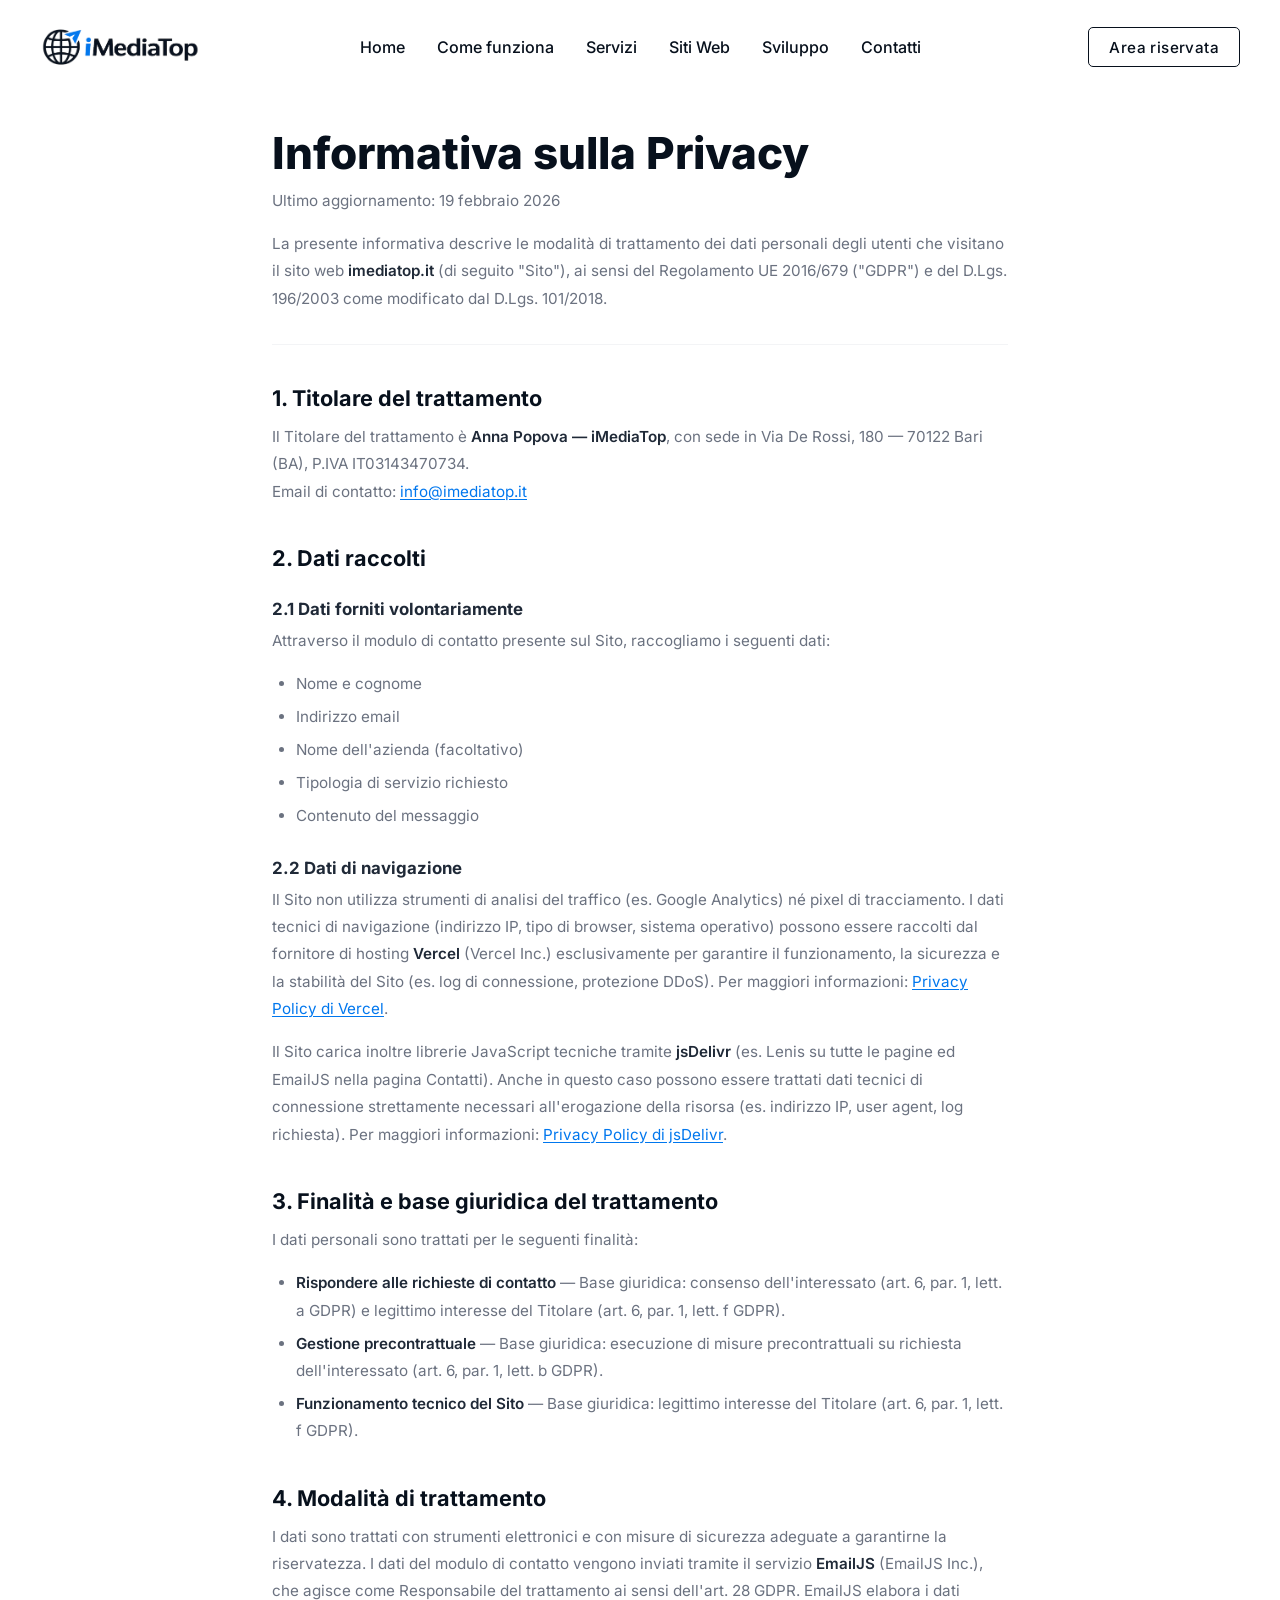
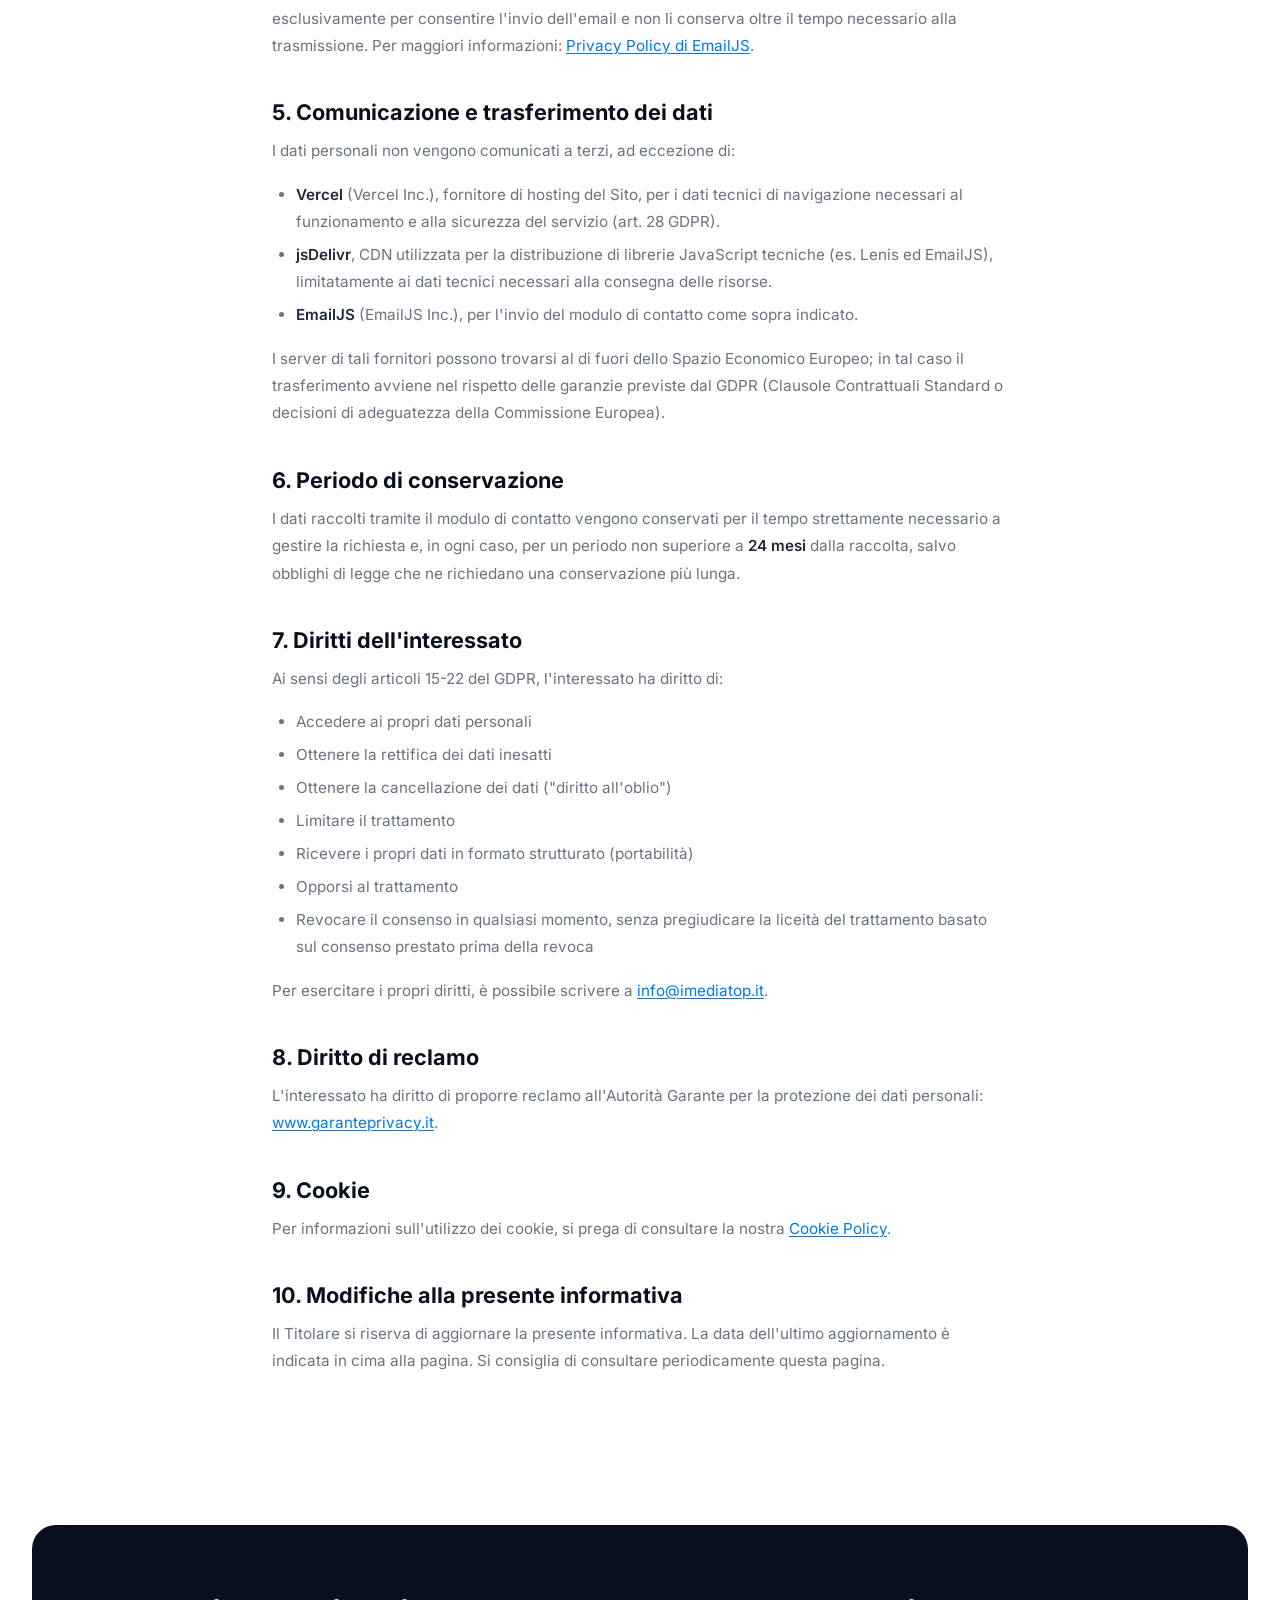
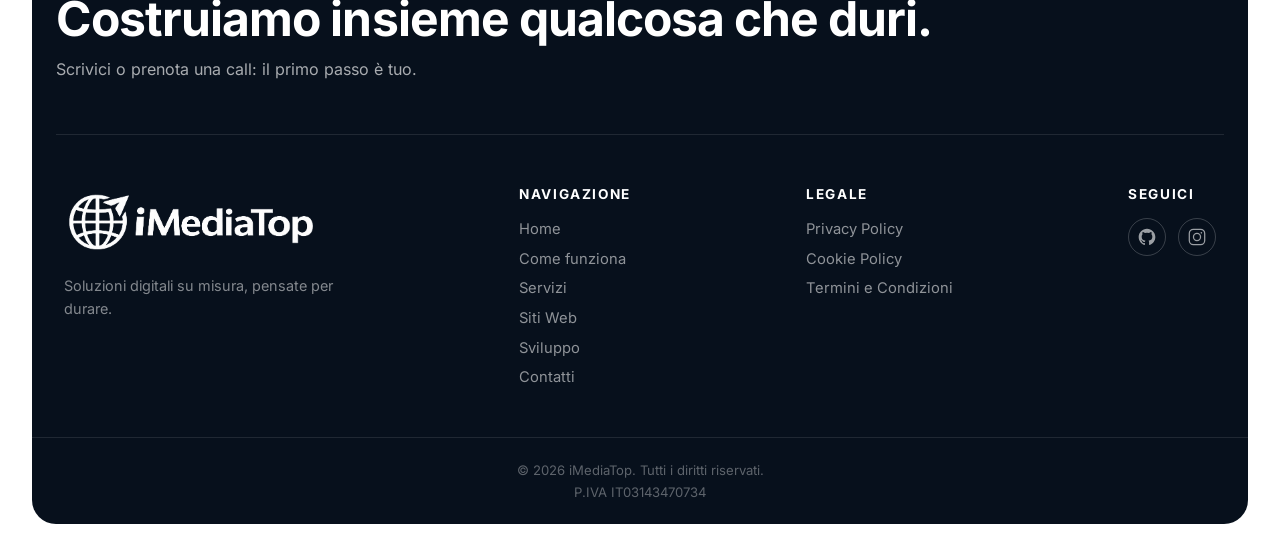
<file: privacy-policy.html>
<!doctype html>
<html lang="it">
  <head>
    <meta charset="UTF-8" />
    <meta name="viewport" content="width=device-width, initial-scale=1.0" />
    <title>Privacy Policy | iMediaTop</title>
    <meta name="theme-color" content="#ffffff" />
    <meta
      name="description"
      content="Informativa sulla privacy di iMediaTop ai sensi del Regolamento UE 2016/679 (GDPR). Scopri come trattiamo i tuoi dati personali."
    />
    <link rel="icon" type="image/x-icon" href="/assets/favicon/favicon.ico" />
    <link
      rel="icon"
      type="image/png"
      sizes="32x32"
      href="/assets/favicon/favicon-32x32.png"
    />
    <link
      rel="icon"
      type="image/png"
      sizes="16x16"
      href="/assets/favicon/favicon-16x16.png"
    />
    <link
      rel="apple-touch-icon"
      sizes="180x180"
      href="/assets/favicon/apple-touch-icon.png"
    />
    <link rel="manifest" href="/assets/favicon/site.webmanifest" />
    <link rel="stylesheet" href="/assets/css/style.css" />
  </head>
  <body>
    <nav class="navbar">
      <a href="/" aria-label="Torna alla home">
        <img
          src="/assets/img/logo/logo-imediatopDEF.png"
          alt="iMediaTop Logo"
          class="nav__logo"
        />
      </a>
      <button class="nav__toggle" aria-label="Menu" aria-expanded="false">
        <span class="nav__toggle-bar"></span>
        <span class="nav__toggle-bar"></span>
        <span class="nav__toggle-bar"></span>
      </button>
      <ul class="nav__list">
        <li><a href="/" class="nav__link">Home</a></li>
        <li>
          <a href="/come-funziona" class="nav__link">Come funziona</a>
        </li>
        <li><a href="/services" class="nav__link">Servizi</a></li>
        <li><a href="/sitiweb" class="nav__link">Siti Web</a></li>
        <li>
          <a href="/sviluppo" class="nav__link">Sviluppo</a>
        </li>
        <li><a href="/contatti" class="nav__link">Contatti</a></li>
        <li class="nav__list-cta">
          <a
            href="https://dashboard.imediatop.it/client"
            class="nav__link nav__link--reserved"
            target="_blank"
            rel="noopener noreferrer"
            >Area riservata</a
          >
        </li>
      </ul>
      <a
        href="https://dashboard.imediatop.it/client"
        class="nav__cta"
        target="_blank"
        rel="noopener noreferrer"
        >Area riservata</a
      >
    </nav>

    <main>
      <article class="legal">
        <h1 class="legal__title">Informativa sulla Privacy</h1>
        <p class="legal__updated">Ultimo aggiornamento: 19 febbraio 2026</p>

        <p>
          La presente informativa descrive le modalità di trattamento dei dati
          personali degli utenti che visitano il sito web
          <strong>imediatop.it</strong> (di seguito "Sito"), ai sensi del
          Regolamento UE 2016/679 ("GDPR") e del D.Lgs. 196/2003 come modificato
          dal D.Lgs. 101/2018.
        </p>

        <hr class="legal__divider" />

        <h2>1. Titolare del trattamento</h2>
        <p>
          Il Titolare del trattamento è
          <strong>Anna Popova — iMediaTop</strong>, con sede in Via De Rossi,
          180 — 70122 Bari (BA), P.IVA IT03143470734.<br />
          Email di contatto:
          <a href="mailto:info@imediatop.it">info@imediatop.it</a>
        </p>

        <h2>2. Dati raccolti</h2>

        <h3>2.1 Dati forniti volontariamente</h3>
        <p>
          Attraverso il modulo di contatto presente sul Sito, raccogliamo i
          seguenti dati:
        </p>
        <ul>
          <li>Nome e cognome</li>
          <li>Indirizzo email</li>
          <li>Nome dell'azienda (facoltativo)</li>
          <li>Tipologia di servizio richiesto</li>
          <li>Contenuto del messaggio</li>
        </ul>

        <h3>2.2 Dati di navigazione</h3>
        <p>
          Il Sito non utilizza strumenti di analisi del traffico (es. Google
          Analytics) né pixel di tracciamento. I dati tecnici di navigazione
          (indirizzo IP, tipo di browser, sistema operativo) possono essere
          raccolti dal fornitore di hosting <strong>Vercel</strong> (Vercel
          Inc.) esclusivamente per garantire il funzionamento, la sicurezza e la
          stabilità del Sito (es. log di connessione, protezione DDoS). Per
          maggiori informazioni:
          <a
            href="https://vercel.com/legal/privacy-policy"
            target="_blank"
            rel="noopener noreferrer"
            >Privacy Policy di Vercel</a
          >.
        </p>
        <p>
          Il Sito carica inoltre librerie JavaScript tecniche tramite
          <strong>jsDelivr</strong> (es. Lenis su tutte le pagine ed EmailJS
          nella pagina Contatti). Anche in questo caso possono essere trattati
          dati tecnici di connessione strettamente necessari all'erogazione
          della risorsa (es. indirizzo IP, user agent, log richiesta). Per
          maggiori informazioni:
          <a
            href="https://www.jsdelivr.com/terms/privacy-policy-jsdelivr-net"
            target="_blank"
            rel="noopener noreferrer"
            >Privacy Policy di jsDelivr</a
          >.
        </p>

        <h2>3. Finalità e base giuridica del trattamento</h2>
        <p>I dati personali sono trattati per le seguenti finalità:</p>
        <ul>
          <li>
            <strong>Rispondere alle richieste di contatto</strong> — Base
            giuridica: consenso dell'interessato (art. 6, par. 1, lett. a GDPR)
            e legittimo interesse del Titolare (art. 6, par. 1, lett. f GDPR).
          </li>
          <li>
            <strong>Gestione precontrattuale</strong> — Base giuridica:
            esecuzione di misure precontrattuali su richiesta dell'interessato
            (art. 6, par. 1, lett. b GDPR).
          </li>
          <li>
            <strong>Funzionamento tecnico del Sito</strong> — Base giuridica:
            legittimo interesse del Titolare (art. 6, par. 1, lett. f GDPR).
          </li>
        </ul>

        <h2>4. Modalità di trattamento</h2>
        <p>
          I dati sono trattati con strumenti elettronici e con misure di
          sicurezza adeguate a garantirne la riservatezza. I dati del modulo di
          contatto vengono inviati tramite il servizio
          <strong>EmailJS</strong> (EmailJS Inc.), che agisce come Responsabile
          del trattamento ai sensi dell'art. 28 GDPR. EmailJS elabora i dati
          esclusivamente per consentire l'invio dell'email e non li conserva
          oltre il tempo necessario alla trasmissione. Per maggiori
          informazioni:
          <a
            href="https://www.emailjs.com/legal/privacy-policy/"
            target="_blank"
            rel="noopener noreferrer"
            >Privacy Policy di EmailJS</a
          >.
        </p>

        <h2>5. Comunicazione e trasferimento dei dati</h2>
        <p>I dati personali non vengono comunicati a terzi, ad eccezione di:</p>
        <ul>
          <li>
            <strong>Vercel</strong> (Vercel Inc.), fornitore di hosting del
            Sito, per i dati tecnici di navigazione necessari al funzionamento e
            alla sicurezza del servizio (art. 28 GDPR).
          </li>
          <li>
            <strong>jsDelivr</strong>, CDN utilizzata per la distribuzione di
            librerie JavaScript tecniche (es. Lenis ed EmailJS), limitatamente
            ai dati tecnici necessari alla consegna delle risorse.
          </li>
          <li>
            <strong>EmailJS</strong> (EmailJS Inc.), per l'invio del modulo di
            contatto come sopra indicato.
          </li>
        </ul>
        <p>
          I server di tali fornitori possono trovarsi al di fuori dello Spazio
          Economico Europeo; in tal caso il trasferimento avviene nel rispetto
          delle garanzie previste dal GDPR (Clausole Contrattuali Standard o
          decisioni di adeguatezza della Commissione Europea).
        </p>

        <h2>6. Periodo di conservazione</h2>
        <p>
          I dati raccolti tramite il modulo di contatto vengono conservati per
          il tempo strettamente necessario a gestire la richiesta e, in ogni
          caso, per un periodo non superiore a <strong>24 mesi</strong> dalla
          raccolta, salvo obblighi di legge che ne richiedano una conservazione
          più lunga.
        </p>

        <h2>7. Diritti dell'interessato</h2>
        <p>
          Ai sensi degli articoli 15-22 del GDPR, l'interessato ha diritto di:
        </p>
        <ul>
          <li>Accedere ai propri dati personali</li>
          <li>Ottenere la rettifica dei dati inesatti</li>
          <li>Ottenere la cancellazione dei dati ("diritto all'oblio")</li>
          <li>Limitare il trattamento</li>
          <li>Ricevere i propri dati in formato strutturato (portabilità)</li>
          <li>Opporsi al trattamento</li>
          <li>
            Revocare il consenso in qualsiasi momento, senza pregiudicare la
            liceità del trattamento basato sul consenso prestato prima della
            revoca
          </li>
        </ul>
        <p>
          Per esercitare i propri diritti, è possibile scrivere a
          <a href="mailto:info@imediatop.it">info@imediatop.it</a>.
        </p>

        <h2>8. Diritto di reclamo</h2>
        <p>
          L'interessato ha diritto di proporre reclamo all'Autorità Garante per
          la protezione dei dati personali:
          <a
            href="https://www.garanteprivacy.it"
            target="_blank"
            rel="noopener noreferrer"
            >www.garanteprivacy.it</a
          >.
        </p>

        <h2>9. Cookie</h2>
        <p>
          Per informazioni sull'utilizzo dei cookie, si prega di consultare la
          nostra
          <a href="/cookie-policy">Cookie Policy</a>.
        </p>

        <h2>10. Modifiche alla presente informativa</h2>
        <p>
          Il Titolare si riserva di aggiornare la presente informativa. La data
          dell'ultimo aggiornamento è indicata in cima alla pagina. Si consiglia
          di consultare periodicamente questa pagina.
        </p>
      </article>
    </main>

    <footer class="footer">
      <div class="footer__intro">
        <h2 class="footer__intro-title">
          Costruiamo insieme qualcosa che duri.
        </h2>
        <p class="footer__intro-text">
          Scrivici o prenota una call: il primo passo è tuo.
        </p>
      </div>
      <div class="footer__inner">
        <div class="footer__brand">
          <img
            src="/assets/img/logo/logo-imediatopDEF.png"
            alt="iMediaTop Logo"
            class="footer__logo"
          />
          <p class="footer__tagline">
            Soluzioni digitali su misura, pensate per durare.
          </p>
        </div>
        <nav class="footer__nav">
          <h4 class="footer__heading">Navigazione</h4>
          <ul class="footer__links">
            <li><a href="/">Home</a></li>
            <li><a href="/come-funziona">Come funziona</a></li>
            <li><a href="/services">Servizi</a></li>
            <li><a href="/sitiweb">Siti Web</a></li>
            <li><a href="/sviluppo">Sviluppo</a></li>
            <li><a href="/contatti">Contatti</a></li>
          </ul>
        </nav>
        <nav class="footer__nav">
          <h4 class="footer__heading">Legale</h4>
          <ul class="footer__links">
            <li><a href="/privacy-policy">Privacy Policy</a></li>
            <li><a href="/cookie-policy">Cookie Policy</a></li>
            <li><a href="/termini-condizioni">Termini e Condizioni</a></li>
          </ul>
        </nav>
        <div class="footer__connect">
          <h4 class="footer__heading">Seguici</h4>
          <div class="footer__socials">
            <a
              href="#"
              class="footer__social"
              aria-label="GitHub"
              target="_blank"
              rel="noopener noreferrer"
            >
              <svg
                width="20"
                height="20"
                viewBox="0 0 24 24"
                fill="currentColor"
              >
                <path
                  d="M12 2C6.477 2 2 6.477 2 12c0 4.42 2.865 8.166 6.839 9.489.5.092.682-.217.682-.482 0-.237-.009-.866-.013-1.7-2.782.604-3.369-1.34-3.369-1.34-.454-1.156-1.11-1.463-1.11-1.463-.908-.62.069-.608.069-.608 1.003.07 1.531 1.03 1.531 1.03.892 1.529 2.341 1.087 2.91.831.092-.646.35-1.086.636-1.337-2.22-.253-4.555-1.11-4.555-4.943 0-1.091.39-1.984 1.029-2.683-.103-.253-.446-1.27.098-2.647 0 0 .84-.269 2.75 1.025A9.578 9.578 0 0 1 12 6.836a9.59 9.59 0 0 1 2.504.337c1.909-1.294 2.747-1.025 2.747-1.025.546 1.377.203 2.394.1 2.647.64.699 1.028 1.592 1.028 2.683 0 3.842-2.339 4.687-4.566 4.935.359.309.678.919.678 1.852 0 1.336-.012 2.415-.012 2.743 0 .267.18.578.688.48C19.138 20.163 22 16.418 22 12c0-5.523-4.477-10-10-10z"
                />
              </svg>
            </a>
            <a
              href="#"
              class="footer__social"
              aria-label="Instagram"
              target="_blank"
              rel="noopener noreferrer"
            >
              <svg
                width="20"
                height="20"
                viewBox="0 0 24 24"
                fill="currentColor"
              >
                <path
                  d="M7.75 2h8.5A5.75 5.75 0 0 1 22 7.75v8.5A5.75 5.75 0 0 1 16.25 22h-8.5A5.75 5.75 0 0 1 2 16.25v-8.5A5.75 5.75 0 0 1 7.75 2zm0 1.5A4.25 4.25 0 0 0 3.5 7.75v8.5A4.25 4.25 0 0 0 7.75 20.5h8.5A4.25 4.25 0 0 0 20.5 16.25v-8.5A4.25 4.25 0 0 0 16.25 3.5h-8.5zM12 7a5 5 0 1 1 0 10 5 5 0 0 1 0-10zm0 1.5a3.5 3.5 0 1 0 0 7 3.5 3.5 0 0 0 0-7zm5.25-2.5a1 1 0 1 1 0 2 1 1 0 0 1 0-2z"
                />
              </svg>
            </a>
          </div>
        </div>
      </div>
      <div class="footer__bottom">
        <p>&copy; 2026 iMediaTop. Tutti i diritti riservati.</p>
        <p>P.IVA IT03143470734</p>
      </div>
    </footer>

    <script src="/assets/js/main.js"></script>
  </body>
</html>
</file>
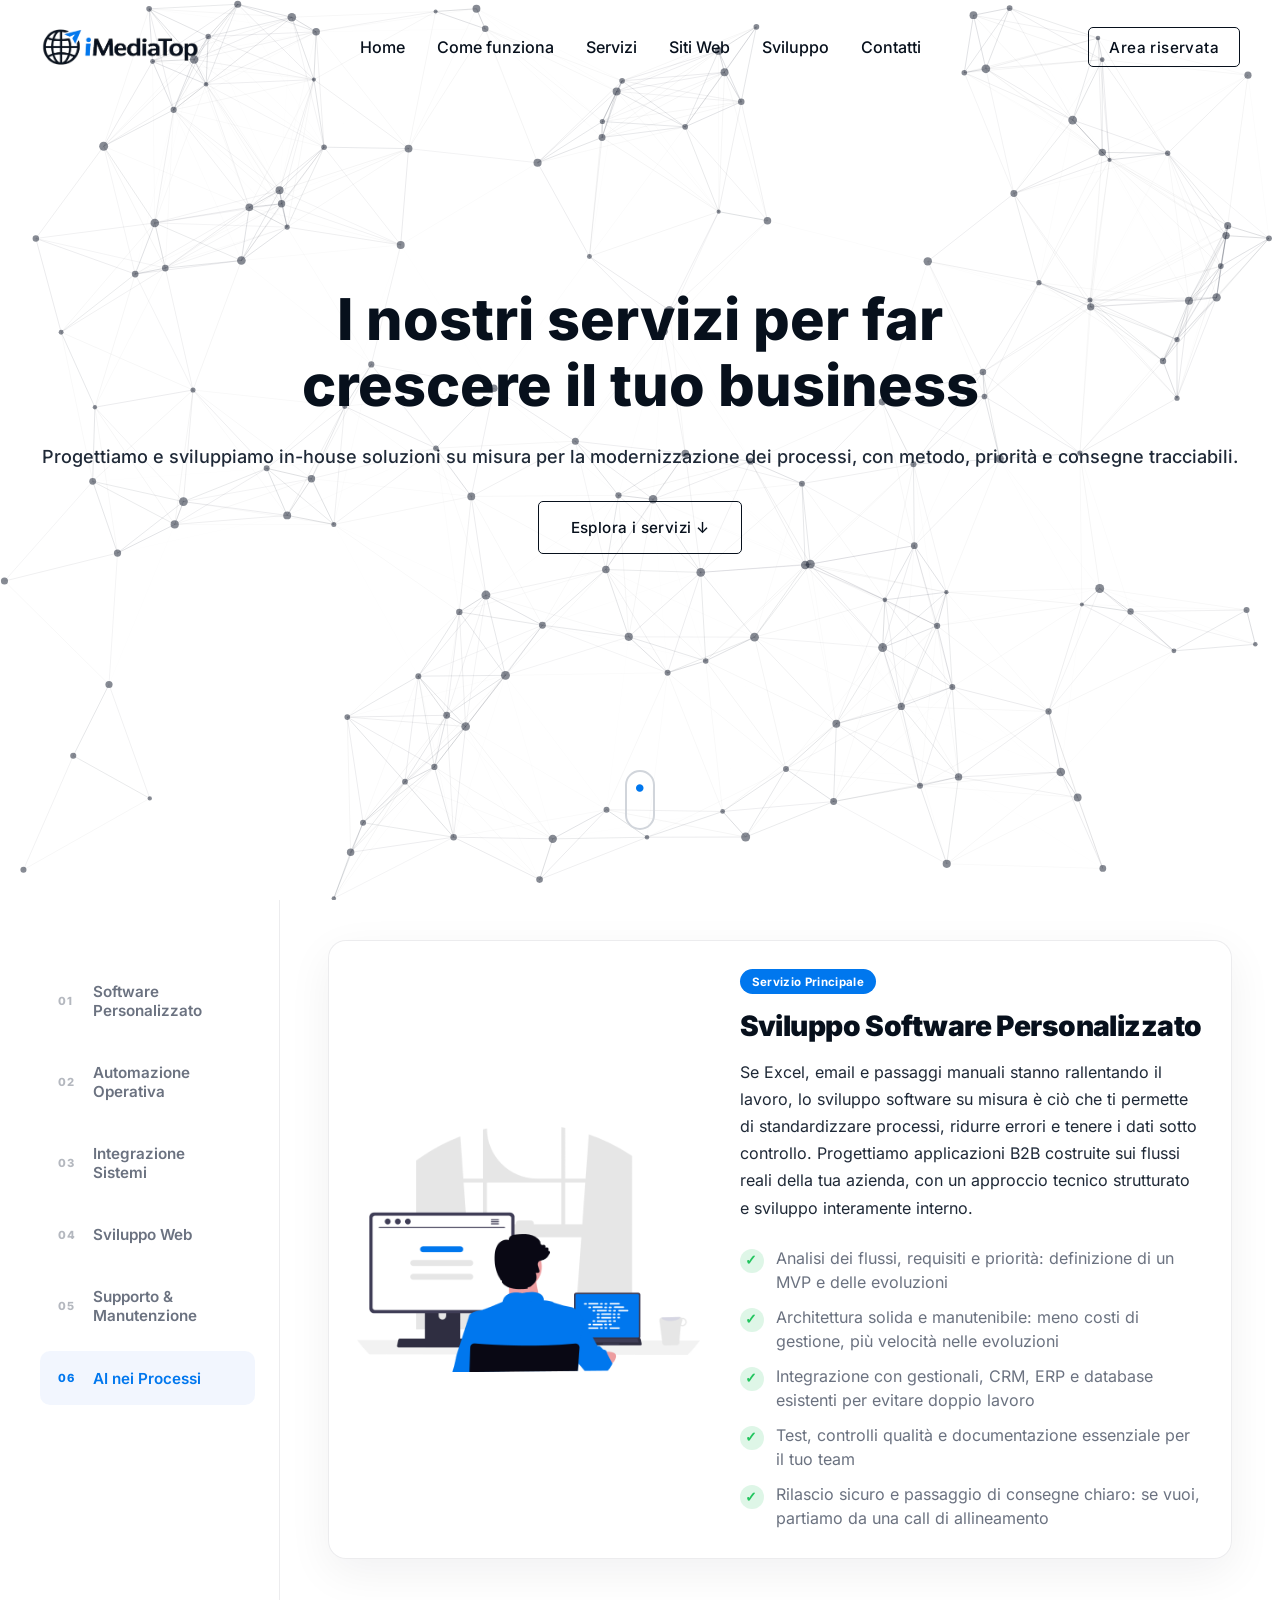
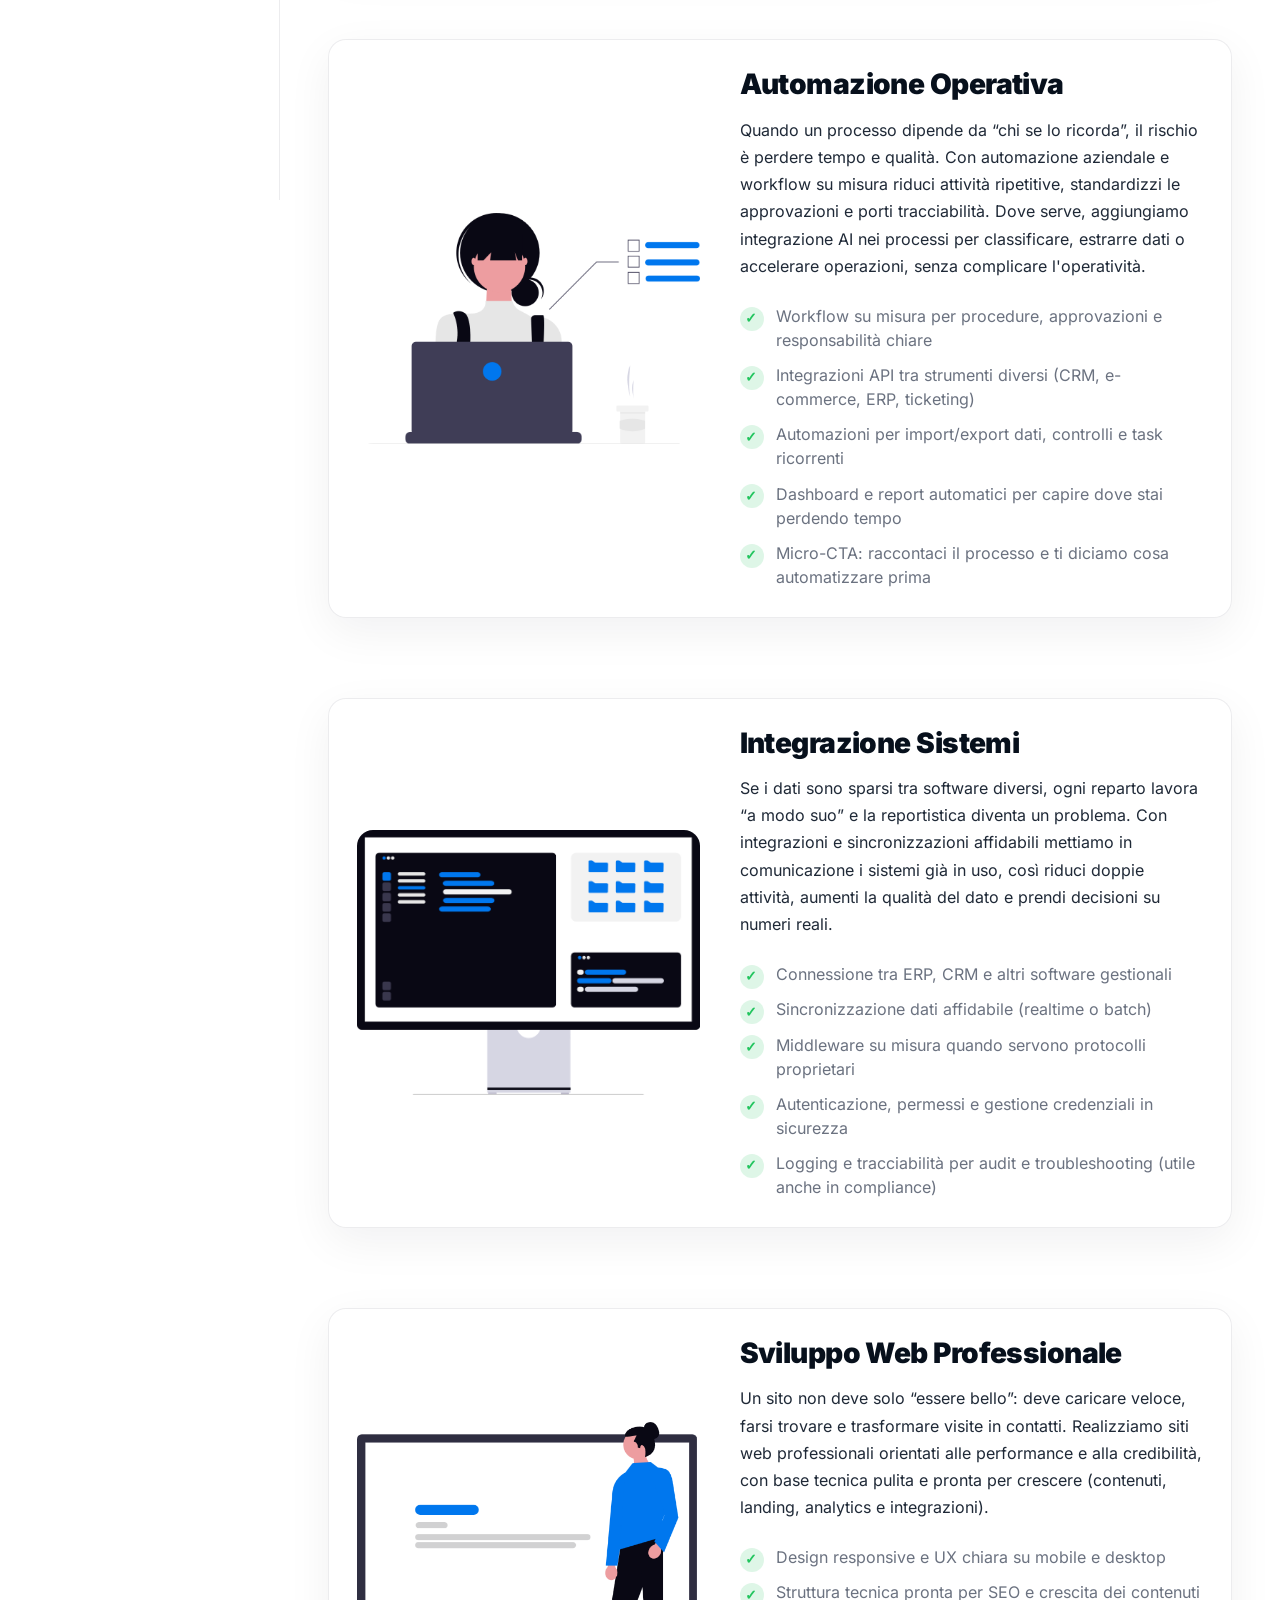
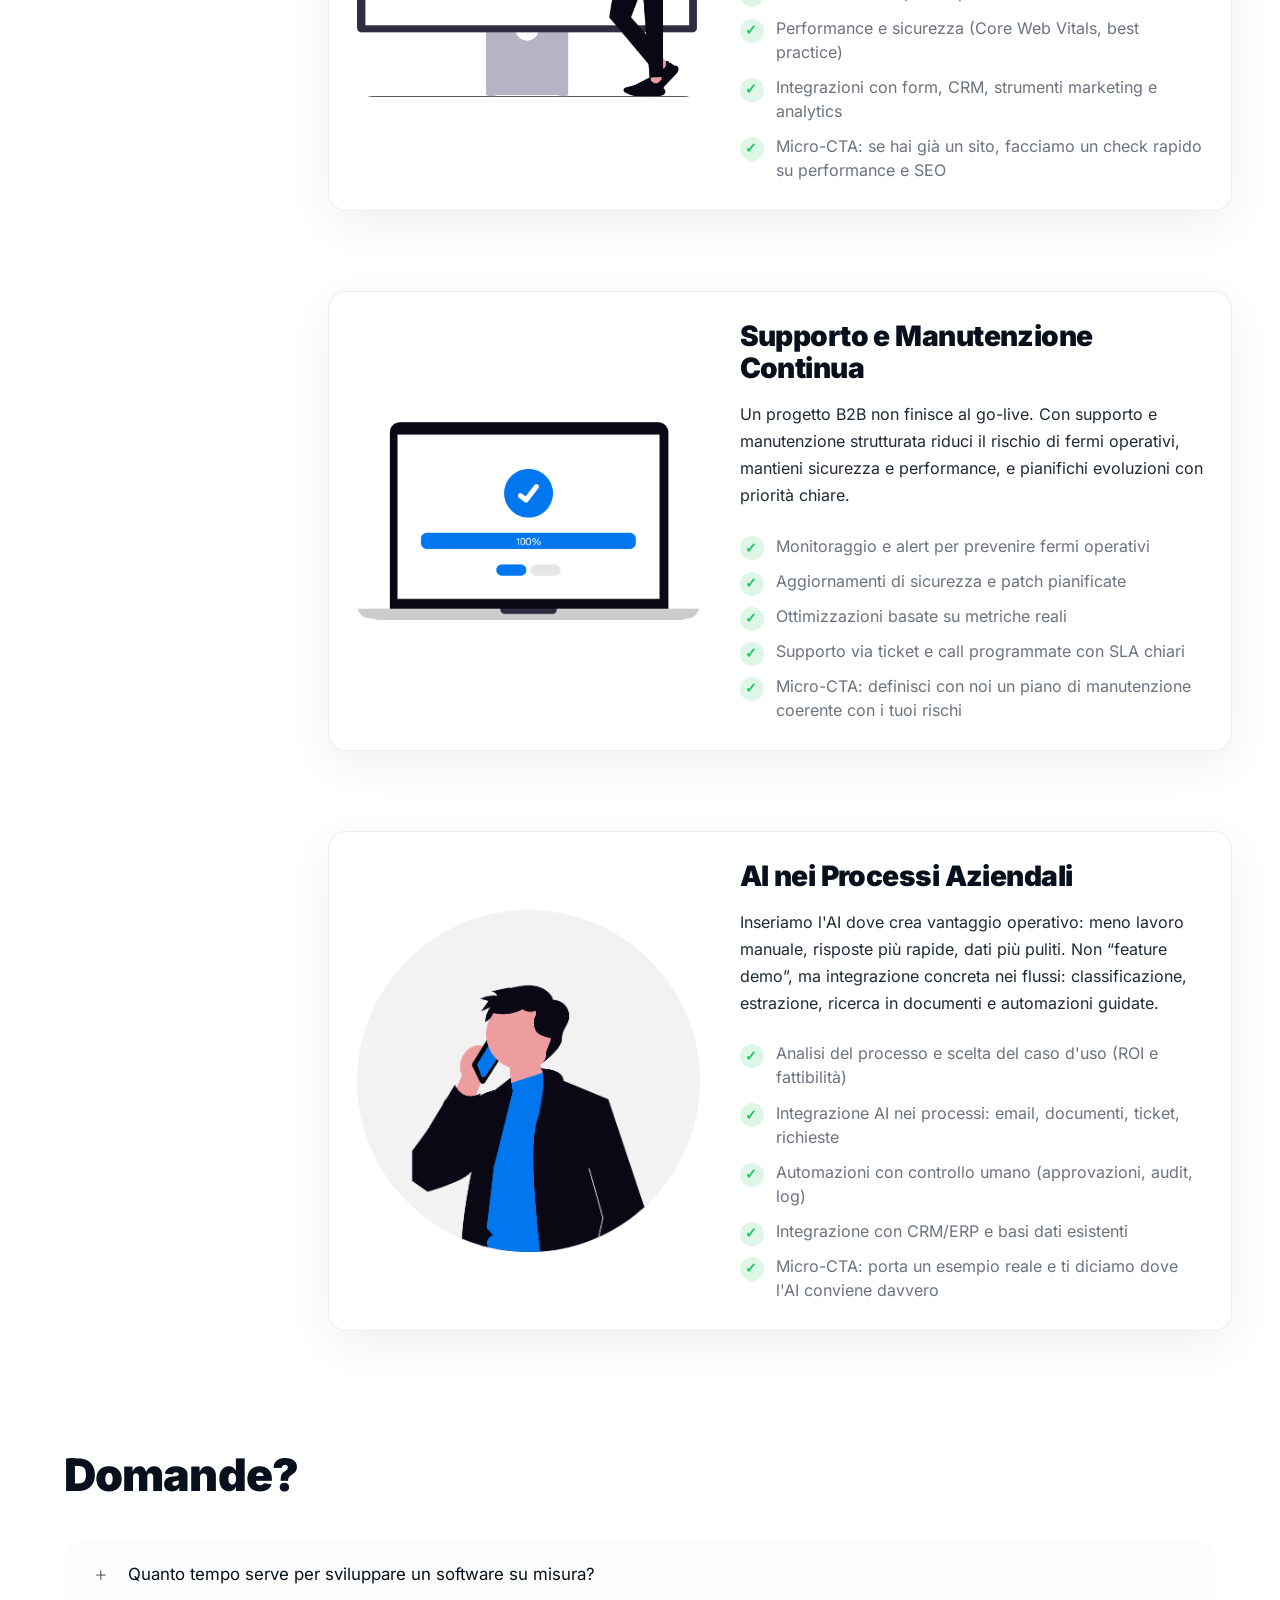
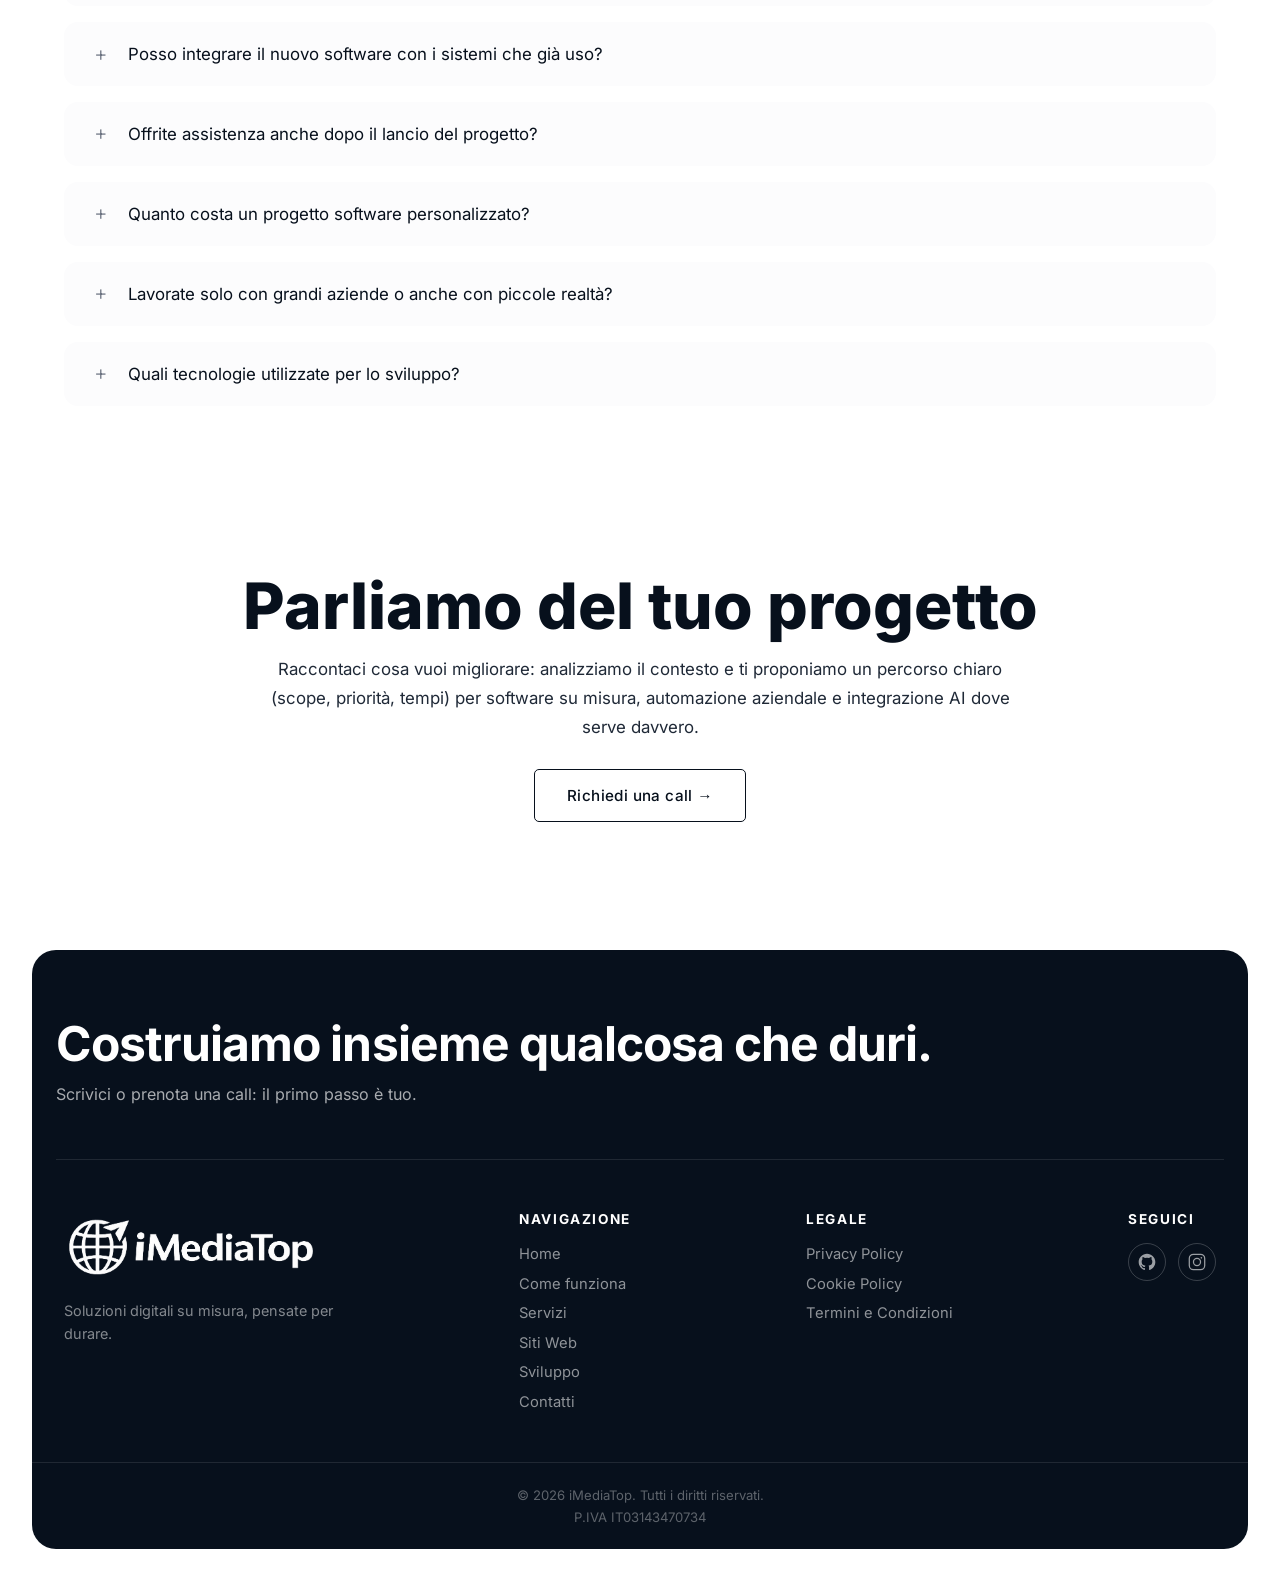
<file: services.html>
<!doctype html>
<html lang="it">
  <head>
    <meta charset="UTF-8" />
    <meta name="viewport" content="width=device-width, initial-scale=1.0" />
    <title>Servizi | iMediaTop</title>
    <meta name="theme-color" content="#ffffff" />
    <meta
      name="description"
      content="Servizi di sviluppo software su misura, automazione aziendale e integrazione sistemi per aziende strutturate."
    />
    <link rel="icon" type="image/x-icon" href="/assets/favicon/favicon.ico" />
    <link
      rel="icon"
      type="image/png"
      sizes="32x32"
      href="/assets/favicon/favicon-32x32.png"
    />
    <link
      rel="icon"
      type="image/png"
      sizes="16x16"
      href="/assets/favicon/favicon-16x16.png"
    />
    <link
      rel="apple-touch-icon"
      sizes="180x180"
      href="/assets/favicon/apple-touch-icon.png"
    />
    <link rel="manifest" href="/assets/favicon/site.webmanifest" />
    <link rel="stylesheet" href="/assets/css/style.css" />
  </head>
  <body>
    <nav class="navbar">
      <a href="/" aria-label="Torna alla home">
        <img
          src="/assets/img/logo/logo-imediatopDEF.png"
          alt="iMediaTop Logo"
          class="nav__logo"
        />
      </a>
      <button class="nav__toggle" aria-label="Menu" aria-expanded="false">
        <span class="nav__toggle-bar"></span>
        <span class="nav__toggle-bar"></span>
        <span class="nav__toggle-bar"></span>
      </button>
      <ul class="nav__list">
        <li><a href="/" class="nav__link">Home</a></li>
        <li>
          <a href="/come-funziona" class="nav__link">Come funziona</a>
        </li>
        <li><a href="/services" class="nav__link">Servizi</a></li>
        <li><a href="/sitiweb" class="nav__link">Siti Web</a></li>
        <li><a href="/sviluppo" class="nav__link">Sviluppo</a></li>
        <li><a href="/contatti" class="nav__link">Contatti</a></li>
        <li class="nav__list-cta">
          <a
            href="https://dashboard.imediatop.it/client"
            class="nav__link nav__link--reserved"
            target="_blank"
            rel="noopener noreferrer"
            >Area riservata</a
          >
        </li>
      </ul>
      <a
        href="https://dashboard.imediatop.it/client"
        class="nav__cta"
        target="_blank"
        rel="noopener noreferrer"
        >Area riservata</a
      >
    </nav>

    <header class="header header--services">
      <canvas class="header__canvas" id="neuralCanvas"></canvas>
      <div class="hero">
        <h1 class="hero__title hero__title--services">
          I nostri servizi per far crescere il tuo business
        </h1>
        <p class="hero__subtitle">
          Progettiamo e sviluppiamo in-house soluzioni su misura per la
          modernizzazione dei processi, con metodo, priorità e consegne
          tracciabili.
        </p>
        <a href="#services-list" class="hero__cta">Esplora i servizi ↓</a>
      </div>
      <div class="header__scroll">
        <span class="header__scrolldot">•</span>
      </div>
    </header>

    <main class="services-page">
      <section class="sv" id="services-list">
        <nav class="sv__nav" aria-label="Servizi">
          <a href="#sv-software" class="sv__nav-item is-active" data-sv-link>
            <span class="sv__nav-num">01</span>
            <span class="sv__nav-label">Software Personalizzato</span>
          </a>
          <a href="#sv-automazione" class="sv__nav-item" data-sv-link>
            <span class="sv__nav-num">02</span>
            <span class="sv__nav-label">Automazione Operativa</span>
          </a>
          <a href="#sv-integrazione" class="sv__nav-item" data-sv-link>
            <span class="sv__nav-num">03</span>
            <span class="sv__nav-label">Integrazione Sistemi</span>
          </a>
          <a href="#sv-web" class="sv__nav-item" data-sv-link>
            <span class="sv__nav-num">04</span>
            <span class="sv__nav-label">Sviluppo Web</span>
          </a>
          <a href="#sv-supporto" class="sv__nav-item" data-sv-link>
            <span class="sv__nav-num">05</span>
            <span class="sv__nav-label">Supporto &amp; Manutenzione</span>
          </a>
          <a href="#sv-consulenza" class="sv__nav-item" data-sv-link>
            <span class="sv__nav-num">06</span>
            <span class="sv__nav-label">AI nei Processi</span>
          </a>
        </nav>

        <div class="sv__panels">
          <article class="sv__panel" id="sv-software" data-sv-panel>
            <div class="sv__img">
              <img src="/assets/img/grafiche/software_grafica.png" alt="" />
            </div>
            <div class="sv__body">
              <span class="sv__pill">Servizio Principale</span>
              <h2 class="sv__title">Sviluppo Software Personalizzato</h2>
              <p class="sv__text">
                Se Excel, email e passaggi manuali stanno rallentando il lavoro,
                lo sviluppo software su misura è ciò che ti permette di
                standardizzare processi, ridurre errori e tenere i dati sotto
                controllo. Progettiamo applicazioni B2B costruite sui flussi
                reali della tua azienda, con un approccio tecnico strutturato e
                sviluppo interamente interno.
              </p>
              <ul class="sv__checks">
                <li>
                  Analisi dei flussi, requisiti e priorità: definizione di un
                  MVP e delle evoluzioni
                </li>
                <li>
                  Architettura solida e manutenibile: meno costi di gestione,
                  più velocità nelle evoluzioni
                </li>
                <li>
                  Integrazione con gestionali, CRM, ERP e database esistenti per
                  evitare doppio lavoro
                </li>
                <li>
                  Test, controlli qualità e documentazione essenziale per il tuo
                  team
                </li>
                <li>
                  Rilascio sicuro e passaggio di consegne chiaro: se vuoi,
                  partiamo da una call di allineamento
                </li>
              </ul>
            </div>
          </article>

          <article class="sv__panel" id="sv-automazione" data-sv-panel>
            <div class="sv__img">
              <img src="/assets/img/grafiche/grafica2.png" alt="" />
            </div>
            <div class="sv__body">
              <h2 class="sv__title">Automazione Operativa</h2>
              <p class="sv__text">
                Quando un processo dipende da “chi se lo ricorda”, il rischio è
                perdere tempo e qualità. Con automazione aziendale e workflow su
                misura riduci attività ripetitive, standardizzi le approvazioni
                e porti tracciabilità. Dove serve, aggiungiamo integrazione AI
                nei processi per classificare, estrarre dati o accelerare
                operazioni, senza complicare l'operatività.
              </p>
              <ul class="sv__checks">
                <li>
                  Workflow su misura per procedure, approvazioni e
                  responsabilità chiare
                </li>
                <li>
                  Integrazioni API tra strumenti diversi (CRM, e-commerce, ERP,
                  ticketing)
                </li>
                <li>
                  Automazioni per import/export dati, controlli e task
                  ricorrenti
                </li>
                <li>
                  Dashboard e report automatici per capire dove stai perdendo
                  tempo
                </li>
                <li>
                  Micro-CTA: raccontaci il processo e ti diciamo cosa
                  automatizzare prima
                </li>
              </ul>
            </div>
          </article>

          <article class="sv__panel" id="sv-integrazione" data-sv-panel>
            <div class="sv__img">
              <img src="/assets/img/grafiche/grafica3.png" alt="" />
            </div>
            <div class="sv__body">
              <h2 class="sv__title">Integrazione Sistemi</h2>
              <p class="sv__text">
                Se i dati sono sparsi tra software diversi, ogni reparto lavora
                “a modo suo” e la reportistica diventa un problema. Con
                integrazioni e sincronizzazioni affidabili mettiamo in
                comunicazione i sistemi già in uso, così riduci doppie attività,
                aumenti la qualità del dato e prendi decisioni su numeri reali.
              </p>
              <ul class="sv__checks">
                <li>Connessione tra ERP, CRM e altri software gestionali</li>
                <li>Sincronizzazione dati affidabile (realtime o batch)</li>
                <li>
                  Middleware su misura quando servono protocolli proprietari
                </li>
                <li>
                  Autenticazione, permessi e gestione credenziali in sicurezza
                </li>
                <li>
                  Logging e tracciabilità per audit e troubleshooting (utile
                  anche in compliance)
                </li>
              </ul>
            </div>
          </article>

          <article class="sv__panel" id="sv-web" data-sv-panel>
            <div class="sv__img">
              <img src="/assets/img/grafiche/grafica4.png" alt="" />
            </div>
            <div class="sv__body">
              <h2 class="sv__title">Sviluppo Web Professionale</h2>
              <p class="sv__text">
                Un sito non deve solo “essere bello”: deve caricare veloce,
                farsi trovare e trasformare visite in contatti. Realizziamo siti
                web professionali orientati alle performance e alla credibilità,
                con base tecnica pulita e pronta per crescere (contenuti,
                landing, analytics e integrazioni).
              </p>
              <ul class="sv__checks">
                <li>Design responsive e UX chiara su mobile e desktop</li>
                <li>
                  Struttura tecnica pronta per SEO e crescita dei contenuti
                </li>
                <li>
                  Performance e sicurezza (Core Web Vitals, best practice)
                </li>
                <li>
                  Integrazioni con form, CRM, strumenti marketing e analytics
                </li>
                <li>
                  Micro-CTA: se hai già un sito, facciamo un check rapido su
                  performance e SEO
                </li>
              </ul>
            </div>
          </article>

          <article class="sv__panel" id="sv-supporto" data-sv-panel>
            <div class="sv__img">
              <img src="/assets/img/grafiche/grafica5.png" alt="" />
            </div>
            <div class="sv__body">
              <h2 class="sv__title">Supporto e Manutenzione Continua</h2>
              <p class="sv__text">
                Un progetto B2B non finisce al go-live. Con supporto e
                manutenzione strutturata riduci il rischio di fermi operativi,
                mantieni sicurezza e performance, e pianifichi evoluzioni con
                priorità chiare.
              </p>
              <ul class="sv__checks">
                <li>Monitoraggio e alert per prevenire fermi operativi</li>
                <li>Aggiornamenti di sicurezza e patch pianificate</li>
                <li>Ottimizzazioni basate su metriche reali</li>
                <li>Supporto via ticket e call programmate con SLA chiari</li>
                <li>
                  Micro-CTA: definisci con noi un piano di manutenzione coerente
                  con i tuoi rischi
                </li>
              </ul>
            </div>
          </article>

          <article class="sv__panel" id="sv-consulenza" data-sv-panel>
            <div class="sv__img">
              <img src="/assets/img/grafiche/grafica6.png" alt="" />
            </div>
            <div class="sv__body">
              <h2 class="sv__title">AI nei Processi Aziendali</h2>
              <p class="sv__text">
                Inseriamo l'AI dove crea vantaggio operativo: meno lavoro
                manuale, risposte più rapide, dati più puliti. Non “feature
                demo”, ma integrazione concreta nei flussi: classificazione,
                estrazione, ricerca in documenti e automazioni guidate.
              </p>
              <ul class="sv__checks">
                <li>
                  Analisi del processo e scelta del caso d'uso (ROI e
                  fattibilità)
                </li>
                <li>
                  Integrazione AI nei processi: email, documenti, ticket,
                  richieste
                </li>
                <li>
                  Automazioni con controllo umano (approvazioni, audit, log)
                </li>
                <li>Integrazione con CRM/ERP e basi dati esistenti</li>
                <li>
                  Micro-CTA: porta un esempio reale e ti diciamo dove l'AI
                  conviene davvero
                </li>
              </ul>
            </div>
          </article>
        </div>
      </section>

      <section class="faq" id="faq">
        <h2 class="faq__heading" data-reveal>Domande?</h2>
        <div class="faq__list">
          <details class="faq__item" data-faq data-reveal>
            <summary class="faq__question">
              <span class="faq__icon">+</span>
              <span
                >Quanto tempo serve per sviluppare un software su misura?</span
              >
            </summary>
            <div class="faq__answer">
              <p>
                Dipende dalla complessità del progetto. Un MVP può essere pronto
                in 4–8 settimane, mentre soluzioni più articolate richiedono 3–6
                mesi. Dopo un primo incontro gratuito ti forniamo una stima
                realistica con tempi, milestone e budget chiari.
              </p>
            </div>
          </details>

          <details class="faq__item" data-faq data-reveal data-reveal-d="1">
            <summary class="faq__question">
              <span class="faq__icon">+</span>
              <span
                >Posso integrare il nuovo software con i sistemi che già
                uso?</span
              >
            </summary>
            <div class="faq__answer">
              <p>
                Assolutamente sì. Colleghiamo il tuo nuovo software con
                gestionali, CRM, e-commerce e strumenti interni tramite API o
                connettori su misura. L'obiettivo è far parlare i sistemi tra
                loro, senza stravolgere ciò che già funziona.
              </p>
            </div>
          </details>

          <details class="faq__item" data-faq data-reveal data-reveal-d="2">
            <summary class="faq__question">
              <span class="faq__icon">+</span>
              <span>Offrite assistenza anche dopo il lancio del progetto?</span>
            </summary>
            <div class="faq__answer">
              <p>
                Certo. Offriamo piani di supporto e manutenzione continua con
                monitoraggio 24/7, aggiornamenti di sicurezza e un team dedicato
                pronto a intervenire. Restiamo operativi anche dopo il go-live.
              </p>
            </div>
          </details>

          <details class="faq__item" data-faq data-reveal data-reveal-d="3">
            <summary class="faq__question">
              <span class="faq__icon">+</span>
              <span>Quanto costa un progetto software personalizzato?</span>
            </summary>
            <div class="faq__answer">
              <p>
                Ogni progetto è diverso, quindi non esiste un prezzo fisso. Dopo
                una consulenza iniziale gratuita, prepariamo un preventivo
                dettagliato e trasparente, senza costi nascosti. Paghi solo per
                quello che ha impatto reale sul tuo business.
              </p>
            </div>
          </details>

          <details class="faq__item" data-faq data-reveal>
            <summary class="faq__question">
              <span class="faq__icon">+</span>
              <span
                >Lavorate solo con grandi aziende o anche con piccole
                realtà?</span
              >
            </summary>
            <div class="faq__answer">
              <p>
                Lavoriamo con aziende di ogni dimensione: startup, PMI e imprese
                strutturate. Adattiamo l'approccio e le soluzioni alle tue reali
                esigenze e al tuo budget, senza compromessi su qualità e metodo.
              </p>
            </div>
          </details>

          <details class="faq__item" data-faq data-reveal data-reveal-d="1">
            <summary class="faq__question">
              <span class="faq__icon">+</span>
              <span>Quali tecnologie utilizzate per lo sviluppo?</span>
            </summary>
            <div class="faq__answer">
              <p>
                Scegliamo le tecnologie più adatte al tuo progetto, non seguiamo
                mode. Selezioniamo stack e architettura in base a obiettivi,
                vincoli e crescita prevista, così il software resta performante,
                sicuro e manutenibile.
              </p>
            </div>
          </details>
        </div>
      </section>

      <section class="cta" id="contatti">
        <canvas class="cta__canvas" id="ctaWaveCanvas"></canvas>
        <div class="cta__inner" data-reveal>
          <h2 class="cta__title">Parliamo del tuo progetto</h2>
          <p class="cta__text">
            Raccontaci cosa vuoi migliorare: analizziamo il contesto e ti
            proponiamo un percorso chiaro (scope, priorità, tempi) per software
            su misura, automazione aziendale e integrazione AI dove serve
            davvero.
          </p>
          <a href="/contatti" class="cta__button">Richiedi una call →</a>
        </div>
      </section>
    </main>

    <footer class="footer">
      <div class="footer__intro">
        <h2 class="footer__intro-title">
          Costruiamo insieme qualcosa che duri.
        </h2>
        <p class="footer__intro-text">
          Scrivici o prenota una call: il primo passo è tuo.
        </p>
      </div>
      <div class="footer__inner">
        <div class="footer__brand">
          <img
            src="/assets/img/logo/logo-imediatopDEF.png"
            alt="iMediaTop Logo"
            class="footer__logo"
          />
          <p class="footer__tagline">
            Soluzioni digitali su misura, pensate per durare.
          </p>
        </div>
        <nav class="footer__nav">
          <h4 class="footer__heading">Navigazione</h4>
          <ul class="footer__links">
            <li><a href="/">Home</a></li>
            <li><a href="/come-funziona">Come funziona</a></li>
            <li><a href="/services">Servizi</a></li>
            <li><a href="/sitiweb">Siti Web</a></li>
            <li><a href="/sviluppo">Sviluppo</a></li>
            <li><a href="/contatti">Contatti</a></li>
          </ul>
        </nav>
        <nav class="footer__nav">
          <h4 class="footer__heading">Legale</h4>
          <ul class="footer__links">
            <li><a href="/privacy-policy">Privacy Policy</a></li>
            <li><a href="/cookie-policy">Cookie Policy</a></li>
            <li><a href="/termini-condizioni">Termini e Condizioni</a></li>
          </ul>
        </nav>
        <div class="footer__connect">
          <h4 class="footer__heading">Seguici</h4>
          <div class="footer__socials">
            <a
              href="#"
              class="footer__social"
              aria-label="GitHub"
              target="_blank"
              rel="noopener noreferrer"
            >
              <svg
                width="20"
                height="20"
                viewBox="0 0 24 24"
                fill="currentColor"
              >
                <path
                  d="M12 2C6.477 2 2 6.477 2 12c0 4.42 2.865 8.166 6.839 9.489.5.092.682-.217.682-.482 0-.237-.009-.866-.013-1.7-2.782.604-3.369-1.34-3.369-1.34-.454-1.156-1.11-1.463-1.11-1.463-.908-.62.069-.608.069-.608 1.003.07 1.531 1.03 1.531 1.03.892 1.529 2.341 1.087 2.91.831.092-.646.35-1.086.636-1.337-2.22-.253-4.555-1.11-4.555-4.943 0-1.091.39-1.984 1.029-2.683-.103-.253-.446-1.27.098-2.647 0 0 .84-.269 2.75 1.025A9.578 9.578 0 0 1 12 6.836a9.59 9.59 0 0 1 2.504.337c1.909-1.294 2.747-1.025 2.747-1.025.546 1.377.203 2.394.1 2.647.64.699 1.028 1.592 1.028 2.683 0 3.842-2.339 4.687-4.566 4.935.359.309.678.919.678 1.852 0 1.336-.012 2.415-.012 2.743 0 .267.18.578.688.48C19.138 20.163 22 16.418 22 12c0-5.523-4.477-10-10-10z"
                />
              </svg>
            </a>
            <a
              href="#"
              class="footer__social"
              aria-label="Instagram"
              target="_blank"
              rel="noopener noreferrer"
            >
              <svg
                width="20"
                height="20"
                viewBox="0 0 24 24"
                fill="currentColor"
              >
                <path
                  d="M7.75 2h8.5A5.75 5.75 0 0 1 22 7.75v8.5A5.75 5.75 0 0 1 16.25 22h-8.5A5.75 5.75 0 0 1 2 16.25v-8.5A5.75 5.75 0 0 1 7.75 2zm0 1.5A4.25 4.25 0 0 0 3.5 7.75v8.5A4.25 4.25 0 0 0 7.75 20.5h8.5A4.25 4.25 0 0 0 20.5 16.25v-8.5A4.25 4.25 0 0 0 16.25 3.5h-8.5zM12 7a5 5 0 1 1 0 10 5 5 0 0 1 0-10zm0 1.5a3.5 3.5 0 1 0 0 7 3.5 3.5 0 0 0 0-7zm5.25-2.5a1 1 0 1 1 0 2 1 1 0 0 1 0-2z"
                />
              </svg>
            </a>
          </div>
        </div>
      </div>
      <div class="footer__bottom">
        <p>&copy; 2026 iMediaTop. Tutti i diritti riservati.</p>
        <p>P.IVA IT03143470734</p>
      </div>
    </footer>

    <script src="/assets/js/main.js"></script>
  </body>
</html>
</file>
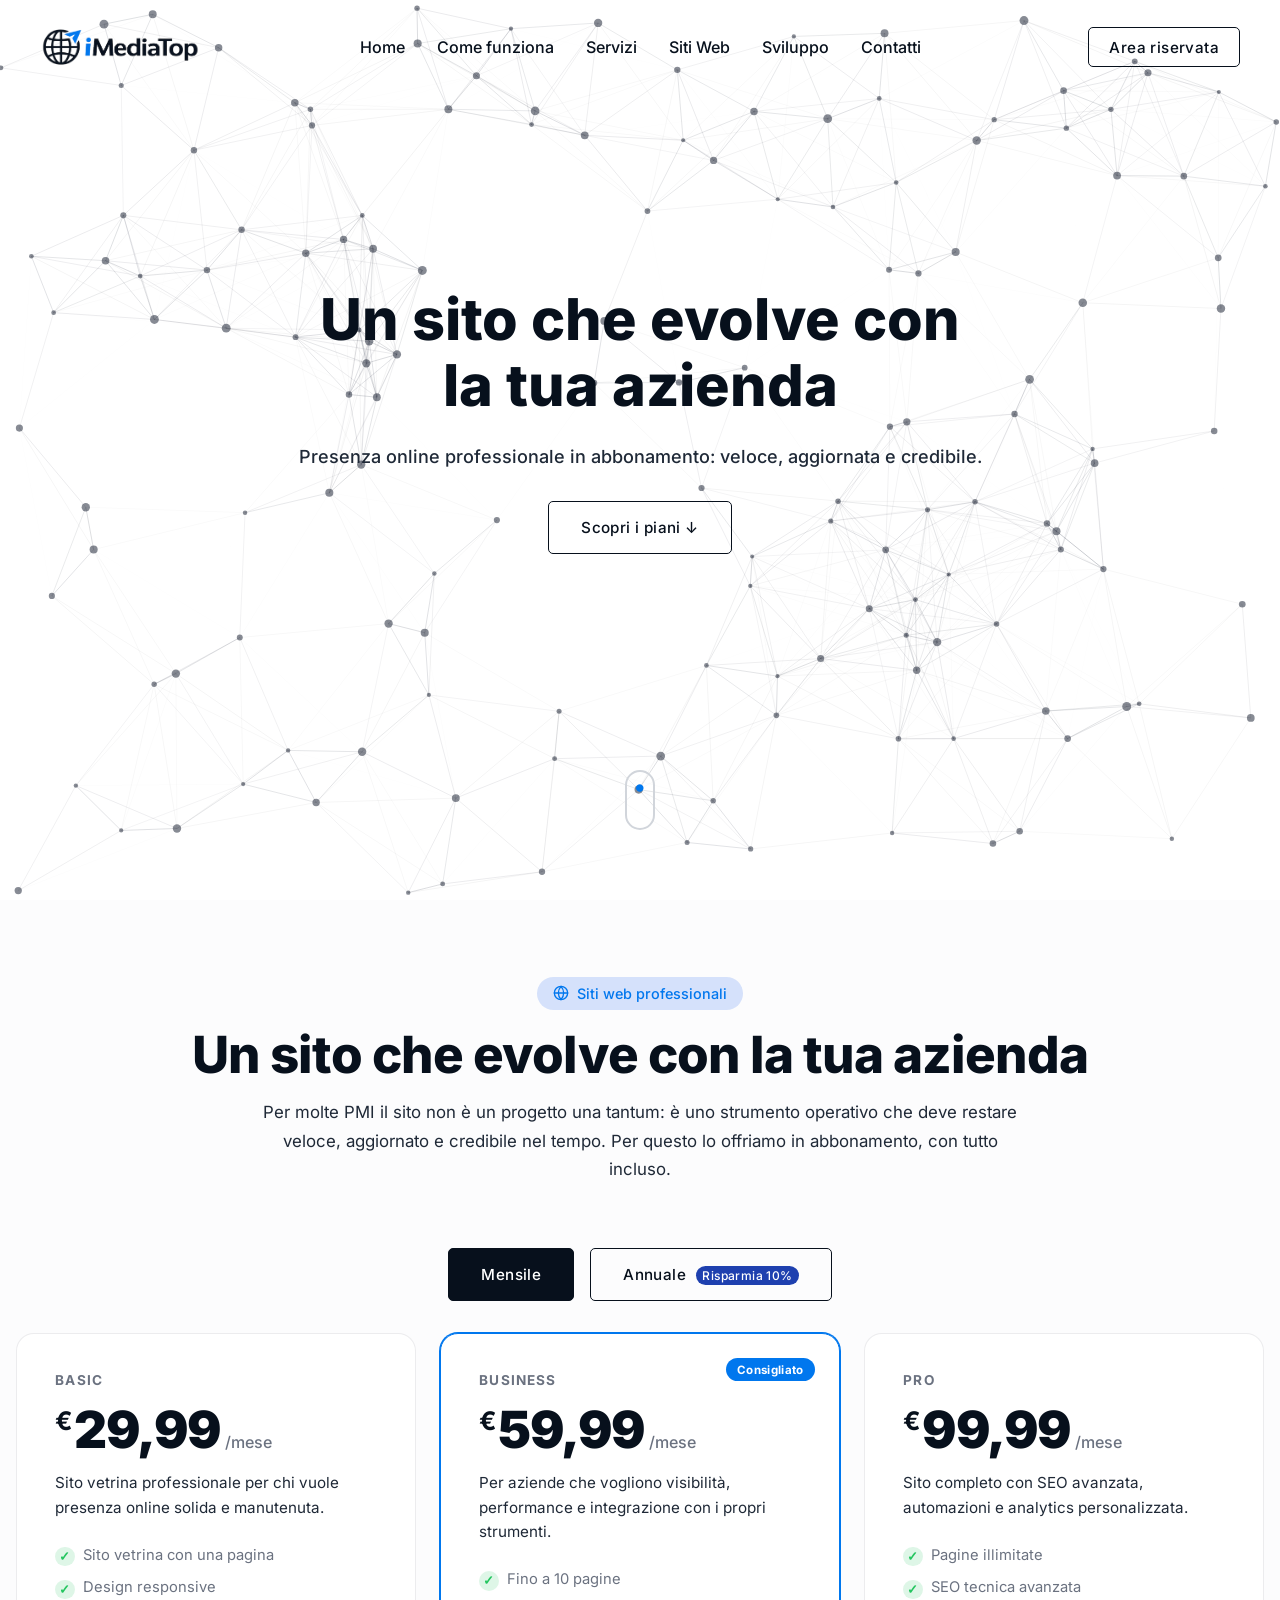
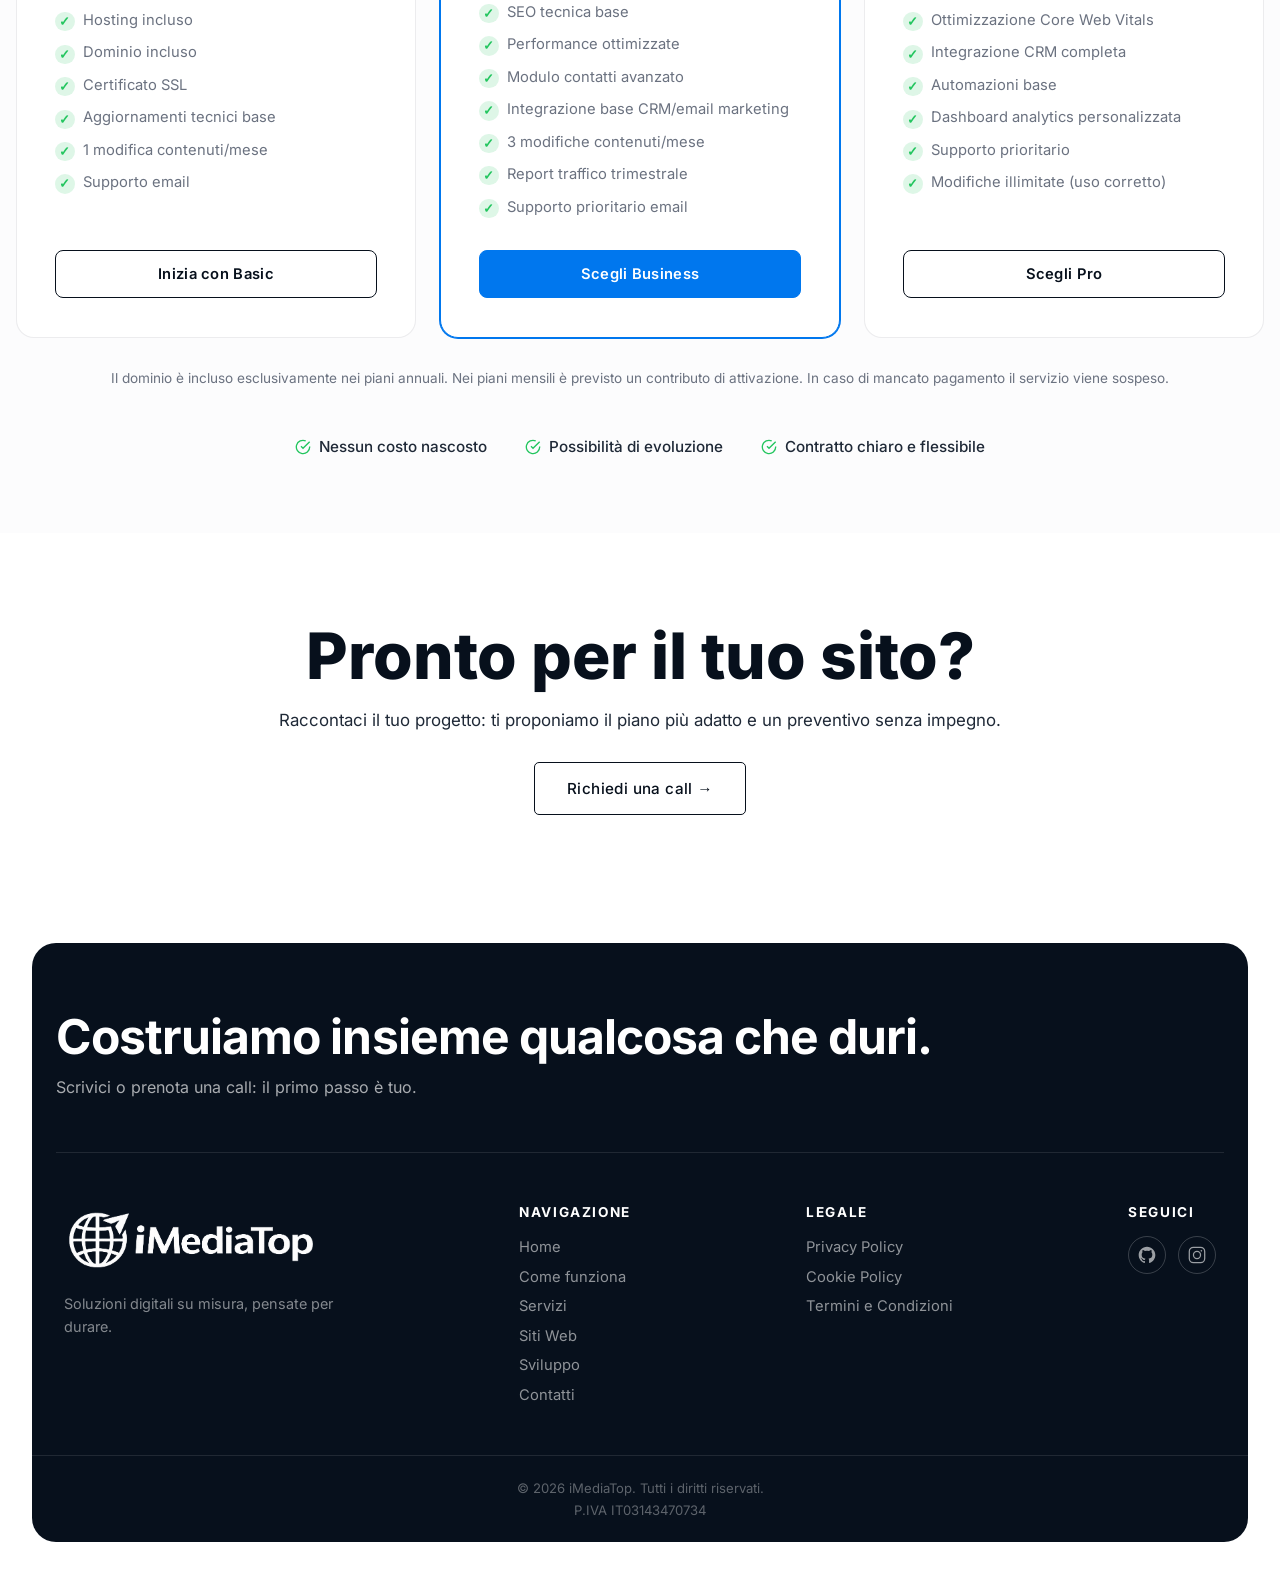
<file: sitiweb.html>
<!doctype html>
<html lang="it">
  <head>
    <meta charset="UTF-8" />
    <meta name="viewport" content="width=device-width, initial-scale=1.0" />
    <title>Siti Web | iMediaTop</title>
    <meta name="theme-color" content="#ffffff" />
    <meta
      name="description"
      content="Siti web professionali in abbonamento: veloci, aggiornati e credibili. Piani Basic, Business e Pro con hosting, dominio e supporto incluso. Per PMI che vogliono presenza online che evolve."
    />
    <link rel="icon" type="image/x-icon" href="/assets/favicon/favicon.ico" />
    <link
      rel="icon"
      type="image/png"
      sizes="32x32"
      href="/assets/favicon/favicon-32x32.png"
    />
    <link
      rel="icon"
      type="image/png"
      sizes="16x16"
      href="/assets/favicon/favicon-16x16.png"
    />
    <link
      rel="apple-touch-icon"
      sizes="180x180"
      href="/assets/favicon/apple-touch-icon.png"
    />
    <link rel="manifest" href="/assets/favicon/site.webmanifest" />
    <link rel="stylesheet" href="/assets/css/style.css" />
  </head>
  <body>
    <nav class="navbar">
      <a href="/" aria-label="Torna alla home">
        <img
          src="/assets/img/logo/logo-imediatopDEF.png"
          alt="iMediaTop Logo"
          class="nav__logo"
        />
      </a>
      <button class="nav__toggle" aria-label="Menu" aria-expanded="false">
        <span class="nav__toggle-bar"></span>
        <span class="nav__toggle-bar"></span>
        <span class="nav__toggle-bar"></span>
      </button>
      <ul class="nav__list">
        <li><a href="/" class="nav__link">Home</a></li>
        <li>
          <a href="/come-funziona" class="nav__link">Come funziona</a>
        </li>
        <li><a href="/services" class="nav__link">Servizi</a></li>
        <li><a href="/sitiweb" class="nav__link">Siti Web</a></li>
        <li>
          <a href="/sviluppo" class="nav__link">Sviluppo</a>
        </li>
        <li><a href="/contatti" class="nav__link">Contatti</a></li>
        <li class="nav__list-cta">
          <a
            href="https://dashboard.imediatop.it/client"
            class="nav__link nav__link--reserved"
            target="_blank"
            rel="noopener noreferrer"
            >Area riservata</a
          >
        </li>
      </ul>
      <a
        href="https://dashboard.imediatop.it/client"
        class="nav__cta"
        target="_blank"
        rel="noopener noreferrer"
        >Area riservata</a
      >
    </nav>

    <!-- ============================
         HERO
         ============================ -->
    <header class="header header--services">
      <canvas class="header__canvas" id="neuralCanvas"></canvas>
      <div class="hero">
        <h1 class="hero__title hero__title--sitiweb">
          Un sito che evolve con la tua azienda
        </h1>
        <p class="hero__subtitle">
          Presenza online professionale in abbonamento: veloce, aggiornata e
          credibile.
        </p>
        <a href="#pricing" class="hero__cta">Scopri i piani ↓</a>
      </div>
      <div class="header__scroll">
        <span class="header__scrolldot">•</span>
      </div>
    </header>

    <main>
      <!-- ============================
           SITI WEB IN ABBONAMENTO
           ============================ -->
      <section class="pricing" id="pricing">
        <div class="pricing__inner">
          <div class="pricing__header" data-reveal>
            <span class="pricing__tag">
              <svg
                width="16"
                height="16"
                viewBox="0 0 24 24"
                fill="none"
                stroke="currentColor"
                stroke-width="2"
                stroke-linecap="round"
                stroke-linejoin="round"
              >
                <circle cx="12" cy="12" r="10" />
                <line x1="2" y1="12" x2="22" y2="12" />
                <path
                  d="M12 2a15.3 15.3 0 0 1 4 10 15.3 15.3 0 0 1-4 10 15.3 15.3 0 0 1-4-10 15.3 15.3 0 0 1 4-10z"
                />
              </svg>
              Siti web professionali
            </span>
            <h2 class="pricing__title">
              Un sito che evolve con la tua azienda
            </h2>
            <p class="pricing__subtitle">
              Per molte PMI il sito non è un progetto una tantum: è uno
              strumento operativo che deve restare veloce, aggiornato e
              credibile nel tempo. Per questo lo offriamo in abbonamento, con
              tutto incluso.
            </p>
          </div>

          <div class="pricing-toggle">
            <button type="button" class="toggle-btn active" data-plan="monthly">
              Mensile
            </button>
            <button type="button" class="toggle-btn" data-plan="annual">
              Annuale <span class="save-badge">Risparmia 10%</span>
            </button>
          </div>

          <div class="pricing__grid">
            <!-- BASIC -->
            <div class="pricing__card" data-reveal data-pricing-card>
              <div class="pricing__glow" aria-hidden="true"></div>
              <div class="annual-badge hidden">Risparmia 10%</div>
              <span class="pricing__plan">Basic</span>
              <div class="pricing__price">
                <span
                  class="pricing__amount"
                  data-monthly="29,99"
                  data-annual="299"
                  >29,99</span
                >
                <span class="pricing__period">/mese</span>
              </div>
              <p class="pricing__desc">
                Sito vetrina professionale per chi vuole presenza online solida
                e manutenuta.
              </p>
              <ul class="pricing__features">
                <li>Sito vetrina con una pagina</li>
                <li>Design responsive</li>
                <li>Hosting incluso</li>
                <li>Dominio incluso</li>
                <li>Certificato SSL</li>
                <li>Aggiornamenti tecnici base</li>
                <li>1 modifica contenuti/mese</li>
                <li>Supporto email</li>
              </ul>
              <a
                href="https://dashboard.imediatop.it/signup?plan=basic&billing=monthly"
                class="pricing__cta"
                >Inizia con Basic</a
              >
            </div>

            <!-- BUSINESS -->
            <div
              class="pricing__card pricing__card--featured"
              data-reveal
              data-reveal-d="1"
              data-pricing-card
            >
              <div class="pricing__glow" aria-hidden="true"></div>
              <div class="annual-badge hidden">Risparmia 10%</div>
              <span class="pricing__badge">Consigliato</span>
              <span class="pricing__plan">Business</span>
              <div class="pricing__price">
                <span
                  class="pricing__amount"
                  data-monthly="59,99"
                  data-annual="599"
                  >59,99</span
                >
                <span class="pricing__period">/mese</span>
              </div>
              <p class="pricing__desc">
                Per aziende che vogliono visibilità, performance e integrazione
                con i propri strumenti.
              </p>
              <ul class="pricing__features">
                <li>Fino a 10 pagine</li>
                <li>SEO tecnica base</li>
                <li>Performance ottimizzate</li>
                <li>Modulo contatti avanzato</li>
                <li>Integrazione base CRM/email marketing</li>
                <li>3 modifiche contenuti/mese</li>
                <li>Report traffico trimestrale</li>
                <li>Supporto prioritario email</li>
              </ul>
              <a
                href="https://dashboard.imediatop.it/signup?plan=business&billing=monthly"
                class="pricing__cta"
                >Scegli Business</a
              >
            </div>

            <!-- PRO -->
            <div
              class="pricing__card"
              data-reveal
              data-reveal-d="2"
              data-pricing-card
            >
              <div class="pricing__glow" aria-hidden="true"></div>
              <div class="annual-badge hidden">Risparmia 10%</div>
              <span class="pricing__plan">Pro</span>
              <div class="pricing__price">
                <span
                  class="pricing__amount"
                  data-monthly="99,99"
                  data-annual="999"
                  >99,99</span
                >
                <span class="pricing__period">/mese</span>
              </div>
              <p class="pricing__desc">
                Sito completo con SEO avanzata, automazioni e analytics
                personalizzata.
              </p>
              <ul class="pricing__features">
                <li>Pagine illimitate</li>
                <li>SEO tecnica avanzata</li>
                <li>Ottimizzazione Core Web Vitals</li>
                <li>Integrazione CRM completa</li>
                <li>Automazioni base</li>
                <li>Dashboard analytics personalizzata</li>
                <li>Supporto prioritario</li>
                <li>Modifiche illimitate (uso corretto)</li>
              </ul>
              <a
                href="https://dashboard.imediatop.it/signup?plan=pro&billing=monthly"
                class="pricing__cta"
                >Scegli Pro</a
              >
            </div>
          </div>

          <div class="pricing-legal">
            <p>
              Il dominio è incluso esclusivamente nei piani annuali. Nei piani
              mensili è previsto un contributo di attivazione. In caso di
              mancato pagamento il servizio viene sospeso.
            </p>
          </div>

          <div class="pricing__guarantees" data-reveal>
            <span class="pricing__guarantee">
              <svg
                width="16"
                height="16"
                viewBox="0 0 24 24"
                fill="none"
                stroke="currentColor"
                stroke-width="2"
              >
                <path d="M22 11.08V12a10 10 0 1 1-5.93-9.14" />
                <polyline points="22 4 12 14.01 9 11.01" />
              </svg>
              Nessun costo nascosto
            </span>
            <span class="pricing__guarantee">
              <svg
                width="16"
                height="16"
                viewBox="0 0 24 24"
                fill="none"
                stroke="currentColor"
                stroke-width="2"
              >
                <path d="M22 11.08V12a10 10 0 1 1-5.93-9.14" />
                <polyline points="22 4 12 14.01 9 11.01" />
              </svg>
              Possibilità di evoluzione
            </span>
            <span class="pricing__guarantee">
              <svg
                width="16"
                height="16"
                viewBox="0 0 24 24"
                fill="none"
                stroke="currentColor"
                stroke-width="2"
              >
                <path d="M22 11.08V12a10 10 0 1 1-5.93-9.14" />
                <polyline points="22 4 12 14.01 9 11.01" />
              </svg>
              Contratto chiaro e flessibile
            </span>
          </div>
        </div>
      </section>

      <!-- ============================
           CTA
           ============================ -->
      <section class="cta" id="contatti">
        <canvas class="cta__canvas" id="ctaWaveCanvas"></canvas>
        <div class="cta__inner" data-reveal>
          <h2 class="cta__title">Pronto per il tuo sito?</h2>
          <p class="cta__text">
            Raccontaci il tuo progetto: ti proponiamo il piano più adatto e un
            preventivo senza impegno.
          </p>
          <a href="/contatti" class="cta__button">Richiedi una call →</a>
        </div>
      </section>
    </main>

    <footer class="footer">
      <div class="footer__intro">
        <h2 class="footer__intro-title">
          Costruiamo insieme qualcosa che duri.
        </h2>
        <p class="footer__intro-text">
          Scrivici o prenota una call: il primo passo è tuo.
        </p>
      </div>
      <div class="footer__inner">
        <div class="footer__brand">
          <img
            src="/assets/img/logo/logo-imediatopDEF.png"
            alt="iMediaTop Logo"
            class="footer__logo"
          />
          <p class="footer__tagline">
            Soluzioni digitali su misura, pensate per durare.
          </p>
        </div>
        <nav class="footer__nav">
          <h4 class="footer__heading">Navigazione</h4>
          <ul class="footer__links">
            <li><a href="/">Home</a></li>
            <li><a href="/come-funziona">Come funziona</a></li>
            <li><a href="/services">Servizi</a></li>
            <li><a href="/sitiweb">Siti Web</a></li>
            <li><a href="/sviluppo">Sviluppo</a></li>
            <li><a href="/contatti">Contatti</a></li>
          </ul>
        </nav>
        <nav class="footer__nav">
          <h4 class="footer__heading">Legale</h4>
          <ul class="footer__links">
            <li><a href="/privacy-policy">Privacy Policy</a></li>
            <li><a href="/cookie-policy">Cookie Policy</a></li>
            <li><a href="/termini-condizioni">Termini e Condizioni</a></li>
          </ul>
        </nav>
        <div class="footer__connect">
          <h4 class="footer__heading">Seguici</h4>
          <div class="footer__socials">
            <a
              href="#"
              class="footer__social"
              aria-label="GitHub"
              target="_blank"
              rel="noopener noreferrer"
            >
              <svg
                width="20"
                height="20"
                viewBox="0 0 24 24"
                fill="currentColor"
              >
                <path
                  d="M12 2C6.477 2 2 6.477 2 12c0 4.42 2.865 8.166 6.839 9.489.5.092.682-.217.682-.482 0-.237-.009-.866-.013-1.7-2.782.604-3.369-1.34-3.369-1.34-.454-1.156-1.11-1.463-1.11-1.463-.908-.62.069-.608.069-.608 1.003.07 1.531 1.03 1.531 1.03.892 1.529 2.341 1.087 2.91.831.092-.646.35-1.086.636-1.337-2.22-.253-4.555-1.11-4.555-4.943 0-1.091.39-1.984 1.029-2.683-.103-.253-.446-1.27.098-2.647 0 0 .84-.269 2.75 1.025A9.578 9.578 0 0 1 12 6.836a9.59 9.59 0 0 1 2.504.337c1.909-1.294 2.747-1.025 2.747-1.025.546 1.377.203 2.394.1 2.647.64.699 1.028 1.592 1.028 2.683 0 3.842-2.339 4.687-4.566 4.935.359.309.678.919.678 1.852 0 1.336-.012 2.415-.012 2.743 0 .267.18.578.688.48C19.138 20.163 22 16.418 22 12c0-5.523-4.477-10-10-10z"
                />
              </svg>
            </a>
            <a
              href="#"
              class="footer__social"
              aria-label="Instagram"
              target="_blank"
              rel="noopener noreferrer"
            >
              <svg
                width="20"
                height="20"
                viewBox="0 0 24 24"
                fill="currentColor"
              >
                <path
                  d="M7.75 2h8.5A5.75 5.75 0 0 1 22 7.75v8.5A5.75 5.75 0 0 1 16.25 22h-8.5A5.75 5.75 0 0 1 2 16.25v-8.5A5.75 5.75 0 0 1 7.75 2zm0 1.5A4.25 4.25 0 0 0 3.5 7.75v8.5A4.25 4.25 0 0 0 7.75 20.5h8.5A4.25 4.25 0 0 0 20.5 16.25v-8.5A4.25 4.25 0 0 0 16.25 3.5h-8.5zM12 7a5 5 0 1 1 0 10 5 5 0 0 1 0-10zm0 1.5a3.5 3.5 0 1 0 0 7 3.5 3.5 0 0 0 0-7zm5.25-2.5a1 1 0 1 1 0 2 1 1 0 0 1 0-2z"
                />
              </svg>
            </a>
          </div>
        </div>
      </div>
      <div class="footer__bottom">
        <p>&copy; 2026 iMediaTop. Tutti i diritti riservati.</p>
        <p>P.IVA IT03143470734</p>
      </div>
    </footer>

    <script src="/assets/js/main.js"></script>
  </body>
</html>
</file>
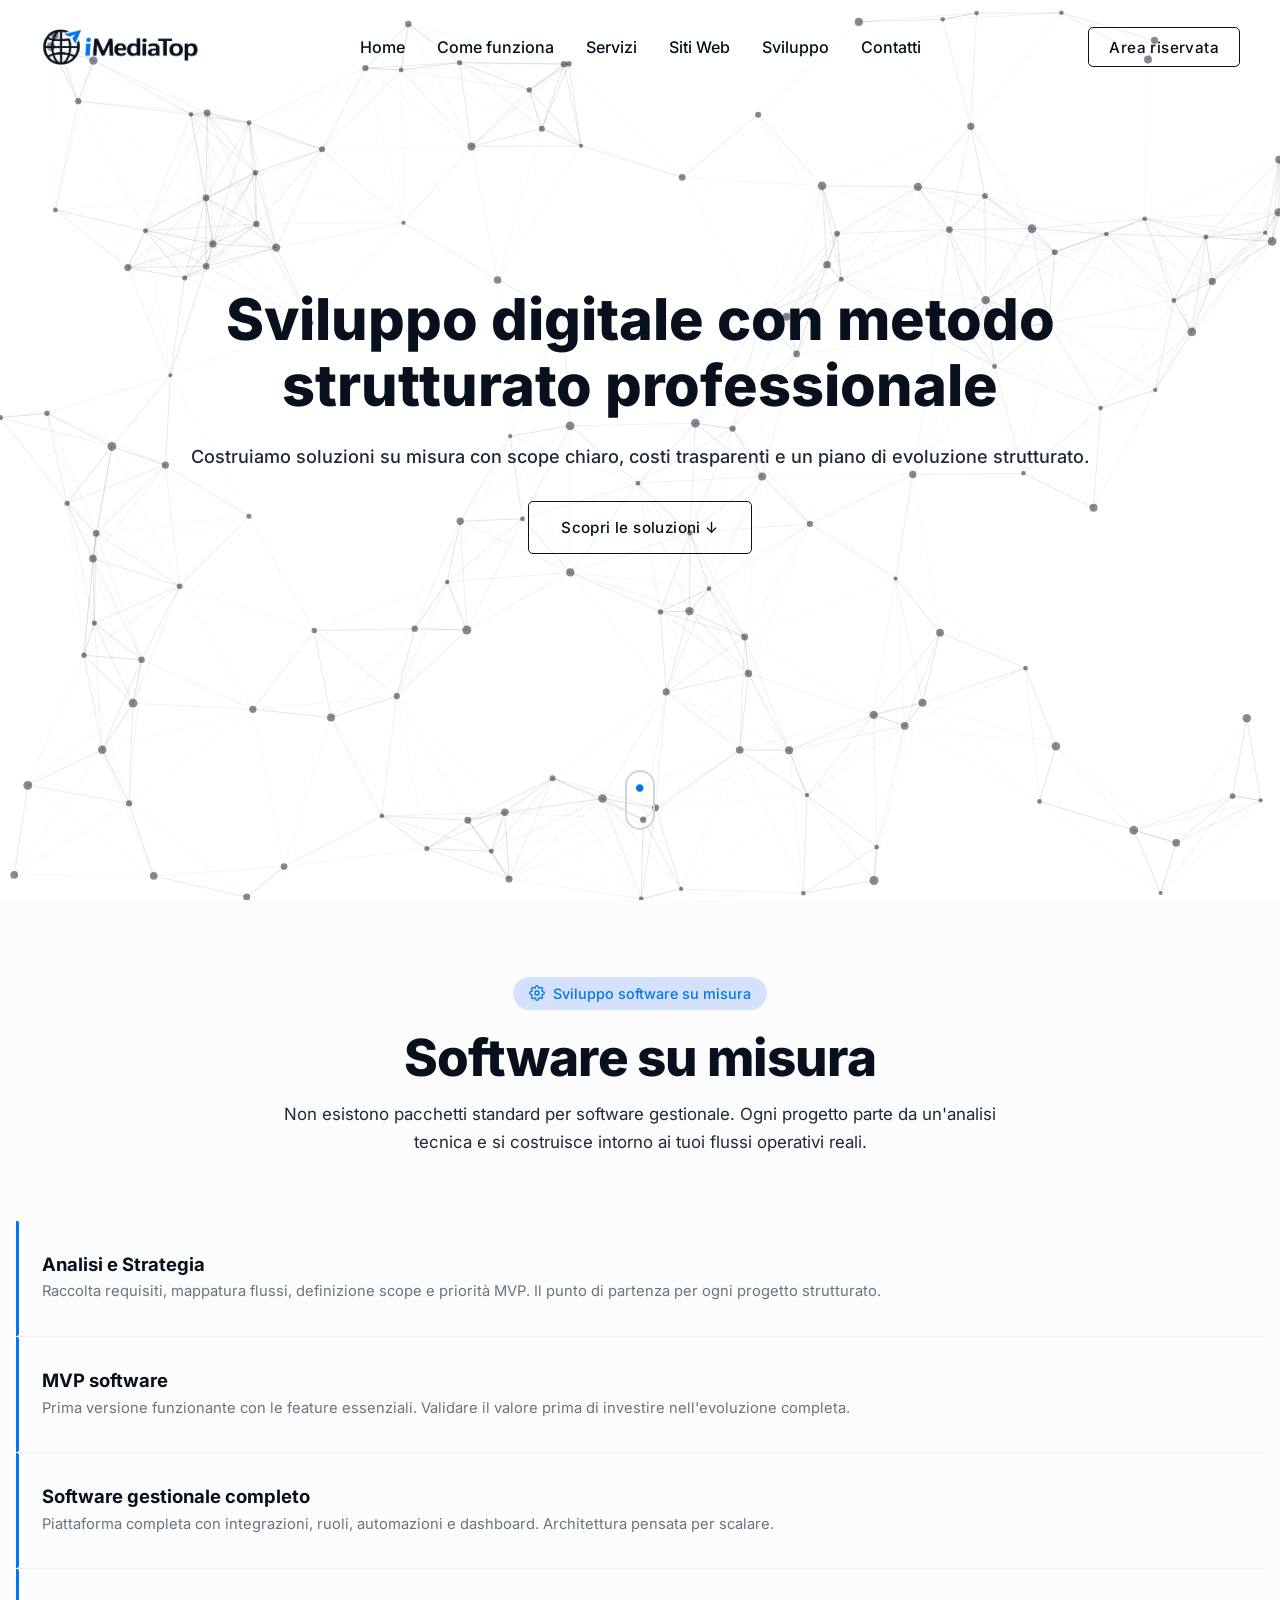
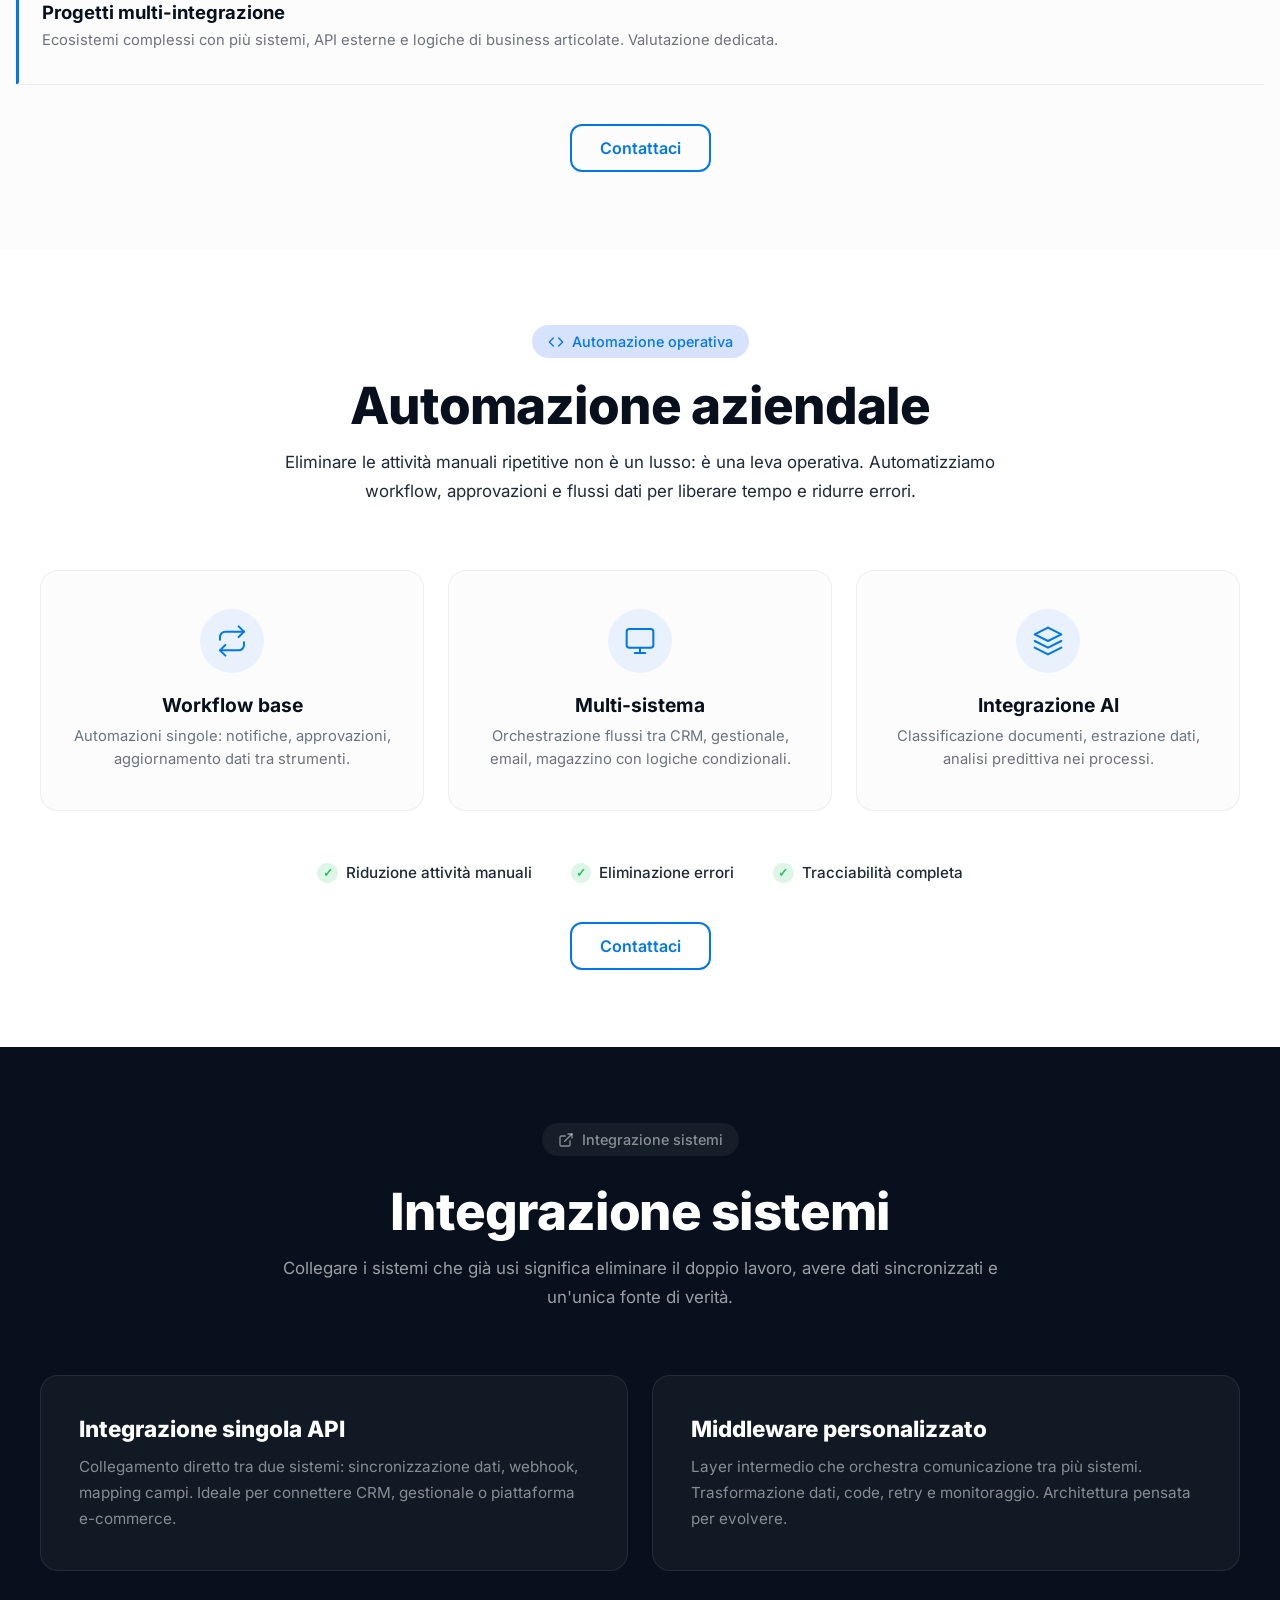
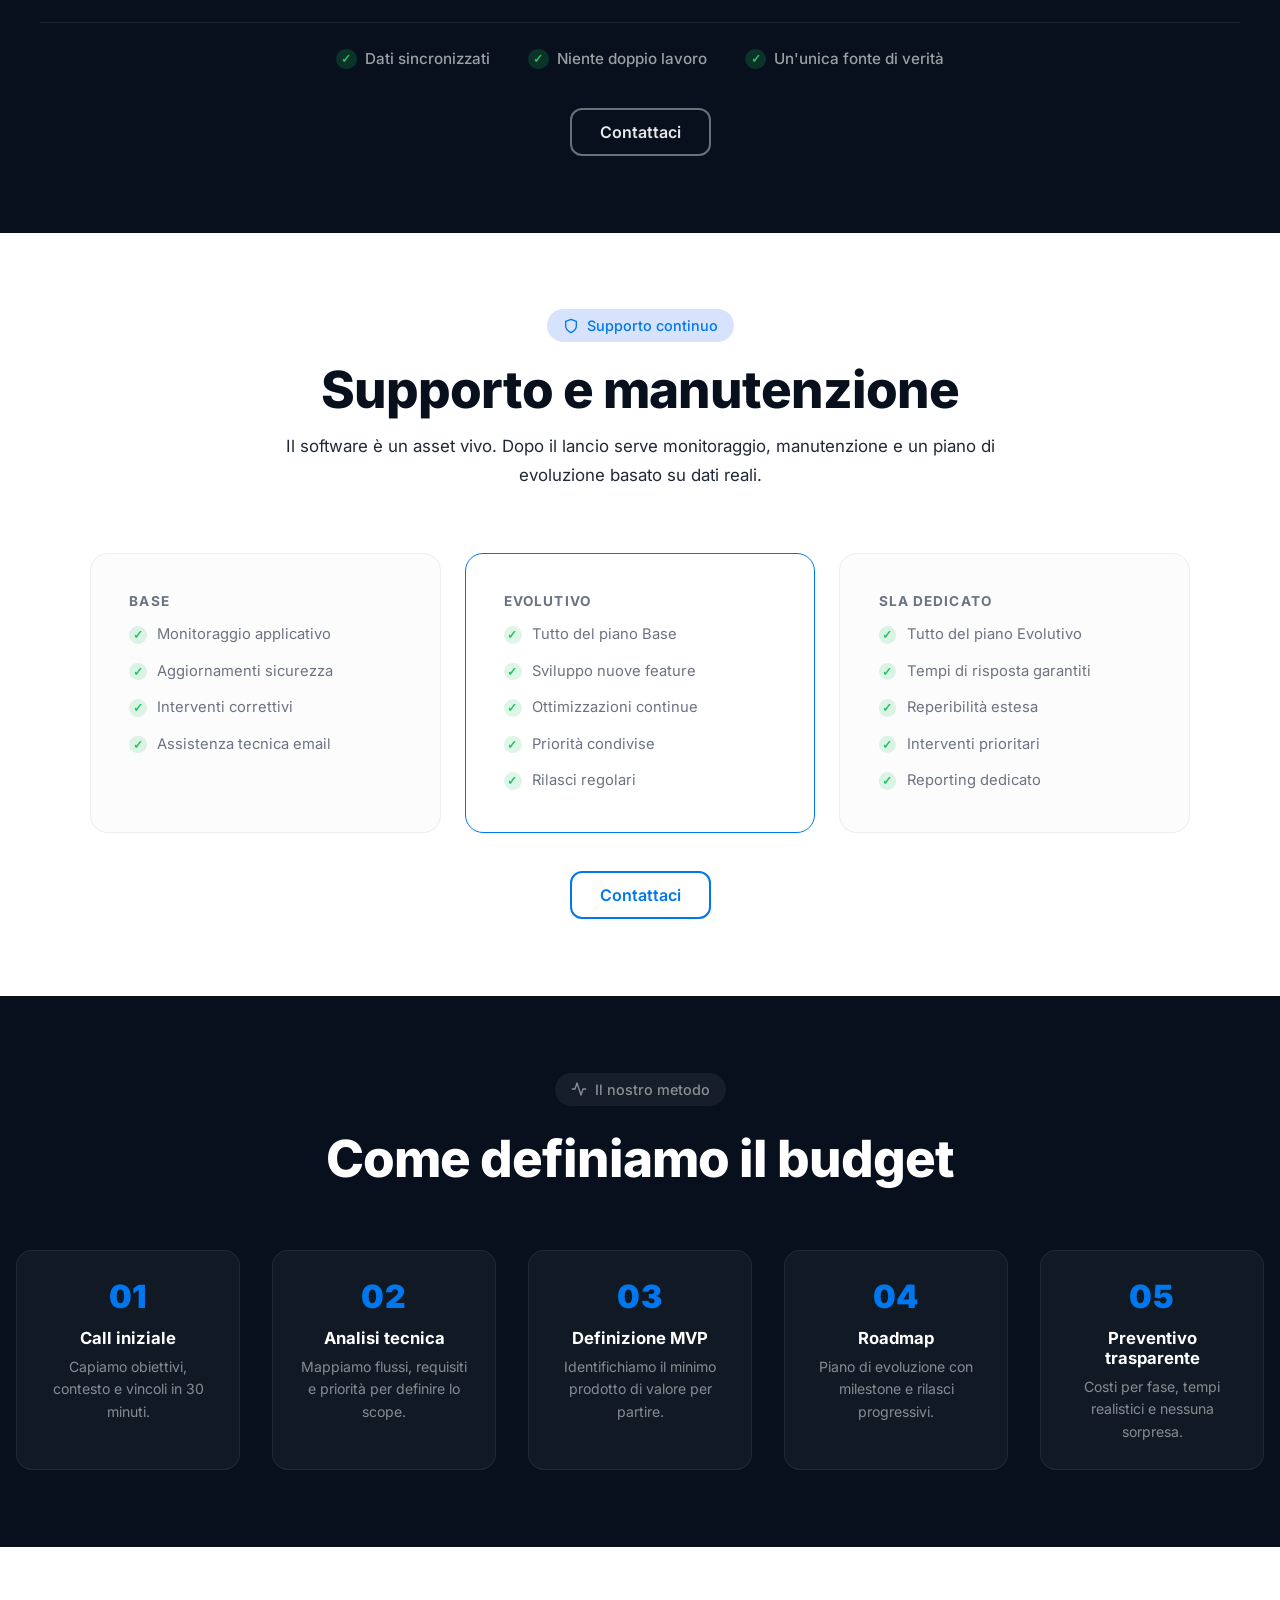
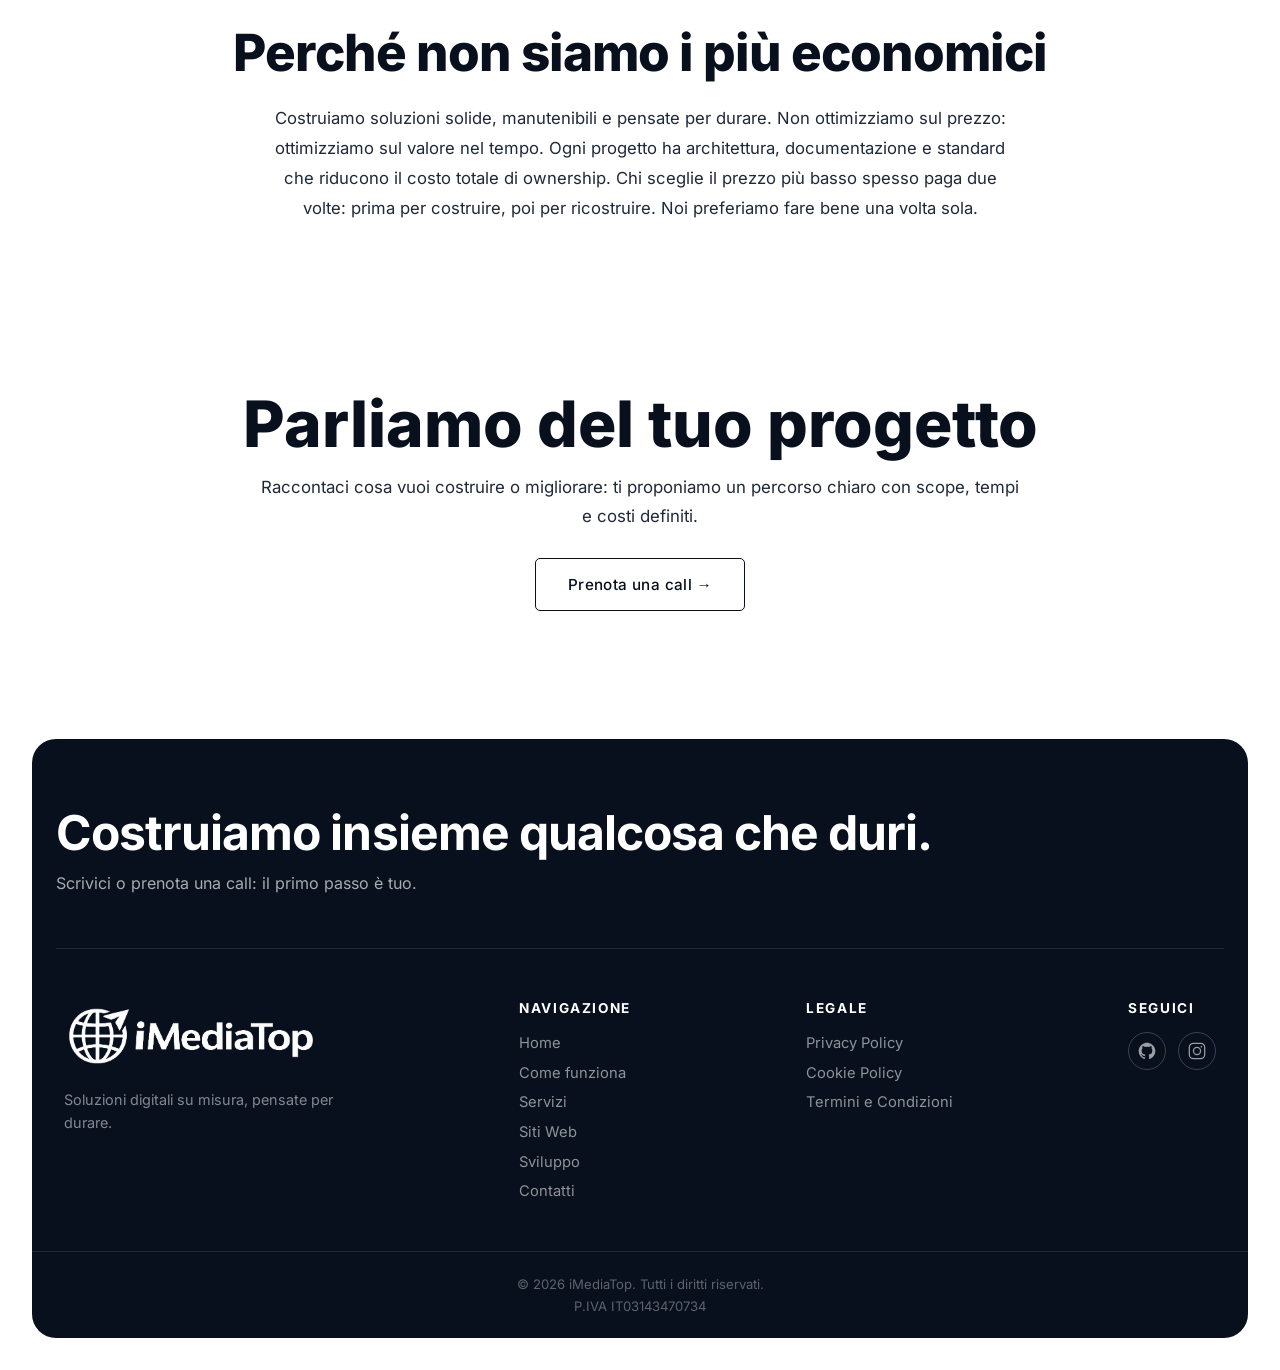
<file: sviluppo.html>
<!doctype html>
<html lang="it">
  <head>
    <meta charset="UTF-8" />
    <meta name="viewport" content="width=device-width, initial-scale=1.0" />
    <title>Sviluppo | iMediaTop</title>
    <meta name="theme-color" content="#ffffff" />
    <meta
      name="description"
      content="Sviluppo software su misura, automazione aziendale, integrazione sistemi. Costi trasparenti e metodo strutturato per la digitalizzazione delle PMI."
    />
    <link rel="icon" type="image/x-icon" href="/assets/favicon/favicon.ico" />
    <link
      rel="icon"
      type="image/png"
      sizes="32x32"
      href="/assets/favicon/favicon-32x32.png"
    />
    <link
      rel="icon"
      type="image/png"
      sizes="16x16"
      href="/assets/favicon/favicon-16x16.png"
    />
    <link
      rel="apple-touch-icon"
      sizes="180x180"
      href="/assets/favicon/apple-touch-icon.png"
    />
    <link rel="manifest" href="/assets/favicon/site.webmanifest" />
    <link rel="stylesheet" href="/assets/css/style.css" />
  </head>
  <body>
    <nav class="navbar">
      <a href="/" aria-label="Torna alla home">
        <img
          src="/assets/img/logo/logo-imediatopDEF.png"
          alt="iMediaTop Logo"
          class="nav__logo"
        />
      </a>
      <button class="nav__toggle" aria-label="Menu" aria-expanded="false">
        <span class="nav__toggle-bar"></span>
        <span class="nav__toggle-bar"></span>
        <span class="nav__toggle-bar"></span>
      </button>
      <ul class="nav__list">
        <li><a href="/" class="nav__link">Home</a></li>
        <li>
          <a href="/come-funziona" class="nav__link">Come funziona</a>
        </li>
        <li><a href="/services" class="nav__link">Servizi</a></li>
        <li><a href="/sitiweb" class="nav__link">Siti Web</a></li>
        <li>
          <a href="/sviluppo" class="nav__link">Sviluppo</a>
        </li>
        <li><a href="/contatti" class="nav__link">Contatti</a></li>
        <li class="nav__list-cta">
          <a
            href="https://dashboard.imediatop.it/client"
            class="nav__link nav__link--reserved"
            target="_blank"
            rel="noopener noreferrer"
            >Area riservata</a
          >
        </li>
      </ul>
      <a
        href="https://dashboard.imediatop.it/client"
        class="nav__cta"
        target="_blank"
        rel="noopener noreferrer"
        >Area riservata</a
      >
    </nav>

    <!-- ============================
         1. HERO
         ============================ -->
    <header class="header header--services">
      <canvas class="header__canvas" id="neuralCanvas"></canvas>
      <div class="hero">
        <h1 class="hero__title hero__title--sviluppo">
          Sviluppo digitale con metodo strutturato professionale
        </h1>
        <p class="hero__subtitle">
          Costruiamo soluzioni su misura con scope chiaro, costi trasparenti e
          un piano di evoluzione strutturato.
        </p>
        <a href="#software" class="hero__cta">Scopri le soluzioni ↓</a>
      </div>
      <div class="header__scroll">
        <span class="header__scrolldot">•</span>
      </div>
    </header>

    <main>
      <!-- ============================
           2. SOFTWARE SU MISURA — Range Slider Rows
           ============================ -->
      <section class="sw-range" id="software">
        <div class="sw-range__inner">
          <div class="sw-range__header" data-reveal>
            <span class="services__tag">
              <svg
                width="16"
                height="16"
                viewBox="0 0 24 24"
                fill="none"
                stroke="currentColor"
                stroke-width="2"
                stroke-linecap="round"
                stroke-linejoin="round"
              >
                <circle cx="12" cy="12" r="3" />
                <path
                  d="M19.4 15a1.65 1.65 0 0 0 .33 1.82l.06.06a2 2 0 1 1-2.83 2.83l-.06-.06a1.65 1.65 0 0 0-1.82-.33 1.65 1.65 0 0 0-1 1.51V21a2 2 0 0 1-4 0v-.09A1.65 1.65 0 0 0 9 19.4a1.65 1.65 0 0 0-1.82.33l-.06.06a2 2 0 1 1-2.83-2.83l.06-.06A1.65 1.65 0 0 0 4.68 15a1.65 1.65 0 0 0-1.51-1H3a2 2 0 0 1 0-4h.09A1.65 1.65 0 0 0 4.6 9a1.65 1.65 0 0 0-.33-1.82l-.06-.06a2 2 0 1 1 2.83-2.83l.06.06A1.65 1.65 0 0 0 9 4.68a1.65 1.65 0 0 0 1-1.51V3a2 2 0 0 1 4 0v.09a1.65 1.65 0 0 0 1 1.51 1.65 1.65 0 0 0 1.82-.33l.06-.06a2 2 0 1 1 2.83 2.83l-.06.06A1.65 1.65 0 0 0 19.4 9a1.65 1.65 0 0 0 1.51 1H21a2 2 0 0 1 0 4h-.09a1.65 1.65 0 0 0-1.51 1z"
                />
              </svg>
              Sviluppo software su misura
            </span>
            <h2 class="sw-range__title">Software su misura</h2>
            <p class="sw-range__subtitle">
              Non esistono pacchetti standard per software gestionale. Ogni
              progetto parte da un'analisi tecnica e si costruisce intorno ai
              tuoi flussi operativi reali.
            </p>
          </div>

          <div class="sw-range__list">
            <div class="sw-range__row" data-sw-row>
              <div class="sw-range__bar" aria-hidden="true"></div>
              <div class="sw-range__glow" aria-hidden="true"></div>
              <div class="sw-range__info">
                <h3 class="sw-range__label">Analisi e Strategia</h3>
                <p class="sw-range__desc">
                  Raccolta requisiti, mappatura flussi, definizione scope e
                  priorità MVP. Il punto di partenza per ogni progetto
                  strutturato.
                </p>
              </div>
            </div>

            <div class="sw-range__row" data-sw-row>
              <div class="sw-range__bar" aria-hidden="true"></div>
              <div class="sw-range__glow" aria-hidden="true"></div>
              <div class="sw-range__info">
                <h3 class="sw-range__label">MVP software</h3>
                <p class="sw-range__desc">
                  Prima versione funzionante con le feature essenziali. Validare
                  il valore prima di investire nell'evoluzione completa.
                </p>
              </div>
            </div>

            <div class="sw-range__row" data-sw-row>
              <div class="sw-range__bar" aria-hidden="true"></div>
              <div class="sw-range__glow" aria-hidden="true"></div>
              <div class="sw-range__info">
                <h3 class="sw-range__label">Software gestionale completo</h3>
                <p class="sw-range__desc">
                  Piattaforma completa con integrazioni, ruoli, automazioni e
                  dashboard. Architettura pensata per scalare.
                </p>
              </div>
            </div>

            <div class="sw-range__row" data-sw-row>
              <div class="sw-range__bar" aria-hidden="true"></div>
              <div class="sw-range__glow" aria-hidden="true"></div>
              <div class="sw-range__info">
                <h3 class="sw-range__label">Progetti multi-integrazione</h3>
                <p class="sw-range__desc">
                  Ecosistemi complessi con più sistemi, API esterne e logiche di
                  business articolate. Valutazione dedicata.
                </p>
              </div>
            </div>
          </div>

          <div class="sw-range__cta" data-reveal>
            <a href="/contatti" class="sw-range__cta-link">Contattaci</a>
          </div>
        </div>
      </section>

      <!-- ============================
           4. AUTOMAZIONE — Interactive Pillars
           ============================ -->
      <section class="pillars" id="automazione">
        <div class="pillars__inner">
          <div class="pillars__header" data-reveal>
            <span class="services__tag">
              <svg
                width="16"
                height="16"
                viewBox="0 0 24 24"
                fill="none"
                stroke="currentColor"
                stroke-width="2"
                stroke-linecap="round"
                stroke-linejoin="round"
              >
                <polyline points="16 18 22 12 16 6" />
                <polyline points="8 6 2 12 8 18" />
              </svg>
              Automazione operativa
            </span>
            <h2 class="pillars__title">Automazione aziendale</h2>
            <p class="pillars__subtitle">
              Eliminare le attività manuali ripetitive non è un lusso: è una
              leva operativa. Automatizziamo workflow, approvazioni e flussi
              dati per liberare tempo e ridurre errori.
            </p>
          </div>

          <div class="pillars__grid">
            <div class="pillars__col" data-reveal data-pillar>
              <div class="pillars__icon-wrap">
                <svg
                  class="pillars__icon"
                  width="32"
                  height="32"
                  viewBox="0 0 24 24"
                  fill="none"
                  stroke="currentColor"
                  stroke-width="1.5"
                  stroke-linecap="round"
                  stroke-linejoin="round"
                >
                  <polyline points="17 1 21 5 17 9" />
                  <path d="M3 11V9a4 4 0 0 1 4-4h14" />
                  <polyline points="7 23 3 19 7 15" />
                  <path d="M21 13v2a4 4 0 0 1-4 4H3" />
                </svg>
              </div>
              <h3 class="pillars__label">Workflow base</h3>
              <p class="pillars__desc">
                Automazioni singole: notifiche, approvazioni, aggiornamento dati
                tra strumenti.
              </p>
              <p class="pillars__detail">
                Ideale per eliminare i primi colli di bottiglia operativi senza
                stravolgere i flussi esistenti.
              </p>
            </div>

            <div class="pillars__col" data-reveal data-reveal-d="1" data-pillar>
              <div class="pillars__icon-wrap">
                <svg
                  class="pillars__icon"
                  width="32"
                  height="32"
                  viewBox="0 0 24 24"
                  fill="none"
                  stroke="currentColor"
                  stroke-width="1.5"
                  stroke-linecap="round"
                  stroke-linejoin="round"
                >
                  <rect x="2" y="3" width="20" height="14" rx="2" ry="2" />
                  <line x1="8" y1="21" x2="16" y2="21" />
                  <line x1="12" y1="17" x2="12" y2="21" />
                </svg>
              </div>
              <h3 class="pillars__label">Multi-sistema</h3>
              <p class="pillars__desc">
                Orchestrazione flussi tra CRM, gestionale, email, magazzino con
                logiche condizionali.
              </p>
              <p class="pillars__detail">
                Automazione strutturata con retry, log e monitoraggio. Non
                script fragili.
              </p>
            </div>

            <div class="pillars__col" data-reveal data-reveal-d="2" data-pillar>
              <div class="pillars__icon-wrap">
                <svg
                  class="pillars__icon"
                  width="32"
                  height="32"
                  viewBox="0 0 24 24"
                  fill="none"
                  stroke="currentColor"
                  stroke-width="1.5"
                  stroke-linecap="round"
                  stroke-linejoin="round"
                >
                  <path d="M12 2L2 7l10 5 10-5-10-5z" />
                  <path d="M2 17l10 5 10-5" />
                  <path d="M2 12l10 5 10-5" />
                </svg>
              </div>
              <h3 class="pillars__label">Integrazione AI</h3>
              <p class="pillars__desc">
                Classificazione documenti, estrazione dati, analisi predittiva
                nei processi.
              </p>
              <p class="pillars__detail">
                AI solo dove crea vantaggio operativo reale, con controllo e
                tracciabilità.
              </p>
            </div>
          </div>

          <div class="pillars__benefits" data-reveal>
            <span class="pillars__benefit">Riduzione attività manuali</span>
            <span class="pillars__benefit">Eliminazione errori</span>
            <span class="pillars__benefit">Tracciabilità completa</span>
          </div>
          <div class="pillars__cta" data-reveal>
            <a href="/contatti" class="pillars__cta-link">Contattaci</a>
          </div>
        </div>
      </section>

      <!-- ============================
           5. INTEGRAZIONE — Dark Split Panels
           ============================ -->
      <section class="split-dark" id="integrazione">
        <div class="split-dark__inner">
          <div class="split-dark__header" data-reveal>
            <span class="for-who__tag">
              <svg
                width="16"
                height="16"
                viewBox="0 0 24 24"
                fill="none"
                stroke="currentColor"
                stroke-width="2"
                stroke-linecap="round"
                stroke-linejoin="round"
              >
                <path
                  d="M18 13v6a2 2 0 0 1-2 2H5a2 2 0 0 1-2-2V8a2 2 0 0 1 2-2h6"
                />
                <polyline points="15 3 21 3 21 9" />
                <line x1="10" y1="14" x2="21" y2="3" />
              </svg>
              Integrazione sistemi
            </span>
            <h2 class="split-dark__title">Integrazione sistemi</h2>
            <p class="split-dark__subtitle">
              Collegare i sistemi che già usi significa eliminare il doppio
              lavoro, avere dati sincronizzati e un'unica fonte di verità.
            </p>
          </div>

          <div class="split-dark__grid">
            <div
              class="split-dark__panel"
              data-split-panel
              data-split-dir="left"
            >
              <div class="split-dark__glow" aria-hidden="true"></div>
              <h3 class="split-dark__label">Integrazione singola API</h3>
              <p class="split-dark__desc">
                Collegamento diretto tra due sistemi: sincronizzazione dati,
                webhook, mapping campi. Ideale per connettere CRM, gestionale o
                piattaforma e-commerce.
              </p>
            </div>

            <div
              class="split-dark__panel"
              data-split-panel
              data-split-dir="right"
            >
              <div class="split-dark__glow" aria-hidden="true"></div>
              <h3 class="split-dark__label">Middleware personalizzato</h3>
              <p class="split-dark__desc">
                Layer intermedio che orchestra comunicazione tra più sistemi.
                Trasformazione dati, code, retry e monitoraggio. Architettura
                pensata per evolvere.
              </p>
            </div>
          </div>

          <div class="split-dark__benefits" data-reveal>
            <span class="split-dark__benefit">Dati sincronizzati</span>
            <span class="split-dark__benefit">Niente doppio lavoro</span>
            <span class="split-dark__benefit">Un'unica fonte di verità</span>
          </div>
          <div class="split-dark__cta" data-reveal>
            <a href="/contatti" class="split-dark__cta-link">Contattaci</a>
          </div>
        </div>
      </section>

      <!-- ============================
           6. SUPPORTO — Interactive Comparison
           ============================ -->
      <section class="support-tiers" id="supporto">
        <div class="support-tiers__inner">
          <div class="support-tiers__header" data-reveal>
            <span class="services__tag">
              <svg
                width="16"
                height="16"
                viewBox="0 0 24 24"
                fill="none"
                stroke="currentColor"
                stroke-width="2"
                stroke-linecap="round"
                stroke-linejoin="round"
              >
                <path d="M12 22s8-4 8-10V5l-8-3-8 3v7c0 6 8 10 8 10z" />
              </svg>
              Supporto continuo
            </span>
            <h2 class="support-tiers__title">Supporto e manutenzione</h2>
            <p class="support-tiers__subtitle">
              Il software è un asset vivo. Dopo il lancio serve monitoraggio,
              manutenzione e un piano di evoluzione basato su dati reali.
            </p>
          </div>

          <div class="support-tiers__grid">
            <div class="support-tiers__col" data-reveal data-support-tier>
              <h3 class="support-tiers__name">Base</h3>
              <ul class="support-tiers__features">
                <li>Monitoraggio applicativo</li>
                <li>Aggiornamenti sicurezza</li>
                <li>Interventi correttivi</li>
                <li>Assistenza tecnica email</li>
              </ul>
            </div>

            <div
              class="support-tiers__col support-tiers__col--mid"
              data-reveal
              data-reveal-d="1"
              data-support-tier
            >
              <h3 class="support-tiers__name">Evolutivo</h3>
              <ul class="support-tiers__features">
                <li>Tutto del piano Base</li>
                <li data-tier-extra>Sviluppo nuove feature</li>
                <li data-tier-extra>Ottimizzazioni continue</li>
                <li data-tier-extra>Priorità condivise</li>
                <li data-tier-extra>Rilasci regolari</li>
              </ul>
            </div>

            <div
              class="support-tiers__col"
              data-reveal
              data-reveal-d="2"
              data-support-tier
            >
              <h3 class="support-tiers__name">SLA dedicato</h3>
              <ul class="support-tiers__features">
                <li>Tutto del piano Evolutivo</li>
                <li data-tier-extra>Tempi di risposta garantiti</li>
                <li data-tier-extra>Reperibilità estesa</li>
                <li data-tier-extra>Interventi prioritari</li>
                <li data-tier-extra>Reporting dedicato</li>
              </ul>
            </div>
          </div>
          <div class="support-tiers__cta" data-reveal>
            <a href="/contatti" class="support-tiers__cta-link">Contattaci</a>
          </div>
        </div>
      </section>

      <!-- ============================
           7. COME DEFINIAMO IL BUDGET
           ============================ -->
      <section class="budget-method" id="budget">
        <div class="budget-method__inner">
          <div class="budget-method__header" data-reveal>
            <span class="budget-method__tag">
              <svg
                width="16"
                height="16"
                viewBox="0 0 24 24"
                fill="none"
                stroke="currentColor"
                stroke-width="2"
                stroke-linecap="round"
                stroke-linejoin="round"
              >
                <polyline points="22 12 18 12 15 21 9 3 6 12 2 12" />
              </svg>
              Il nostro metodo
            </span>
            <h2 class="budget-method__title">Come definiamo il budget</h2>
          </div>

          <div class="budget-method__track">
            <div class="budget-method__line" aria-hidden="true"></div>

            <div class="budget-method__step" data-reveal>
              <span class="budget-method__num">01</span>
              <h3 class="budget-method__step-title">Call iniziale</h3>
              <p class="budget-method__step-text">
                Capiamo obiettivi, contesto e vincoli in 30 minuti.
              </p>
            </div>

            <div class="budget-method__step" data-reveal data-reveal-d="1">
              <span class="budget-method__num">02</span>
              <h3 class="budget-method__step-title">Analisi tecnica</h3>
              <p class="budget-method__step-text">
                Mappiamo flussi, requisiti e priorità per definire lo scope.
              </p>
            </div>

            <div class="budget-method__step" data-reveal data-reveal-d="2">
              <span class="budget-method__num">03</span>
              <h3 class="budget-method__step-title">Definizione MVP</h3>
              <p class="budget-method__step-text">
                Identifichiamo il minimo prodotto di valore per partire.
              </p>
            </div>

            <div class="budget-method__step" data-reveal data-reveal-d="3">
              <span class="budget-method__num">04</span>
              <h3 class="budget-method__step-title">Roadmap</h3>
              <p class="budget-method__step-text">
                Piano di evoluzione con milestone e rilasci progressivi.
              </p>
            </div>

            <div class="budget-method__step" data-reveal data-reveal-d="4">
              <span class="budget-method__num">05</span>
              <h3 class="budget-method__step-title">Preventivo trasparente</h3>
              <p class="budget-method__step-text">
                Costi per fase, tempi realistici e nessuna sorpresa.
              </p>
            </div>
          </div>
        </div>
      </section>

      <!-- ============================
           8. POSIZIONAMENTO
           ============================ -->
      <section class="positioning">
        <div class="positioning__inner" data-reveal>
          <h2 class="positioning__title">Perché non siamo i più economici</h2>
          <p class="positioning__text">
            Costruiamo soluzioni solide, manutenibili e pensate per durare. Non
            ottimizziamo sul prezzo: ottimizziamo sul valore nel tempo. Ogni
            progetto ha architettura, documentazione e standard che riducono il
            costo totale di ownership. Chi sceglie il prezzo più basso spesso
            paga due volte: prima per costruire, poi per ricostruire. Noi
            preferiamo fare bene una volta sola.
          </p>
        </div>
      </section>

      <!-- ============================
           9. CTA FINALE
           ============================ -->
      <section class="cta" id="contatti">
        <canvas class="cta__canvas" id="ctaWaveCanvas"></canvas>
        <div class="cta__inner" data-reveal>
          <h2 class="cta__title">Parliamo del tuo progetto</h2>
          <p class="cta__text">
            Raccontaci cosa vuoi costruire o migliorare: ti proponiamo un
            percorso chiaro con scope, tempi e costi definiti.
          </p>
          <a href="/contatti" class="cta__button">Prenota una call →</a>
        </div>
      </section>
    </main>

    <footer class="footer">
      <div class="footer__intro">
        <h2 class="footer__intro-title">
          Costruiamo insieme qualcosa che duri.
        </h2>
        <p class="footer__intro-text">
          Scrivici o prenota una call: il primo passo è tuo.
        </p>
      </div>
      <div class="footer__inner">
        <div class="footer__brand">
          <img
            src="/assets/img/logo/logo-imediatopDEF.png"
            alt="iMediaTop Logo"
            class="footer__logo"
          />
          <p class="footer__tagline">
            Soluzioni digitali su misura, pensate per durare.
          </p>
        </div>
        <nav class="footer__nav">
          <h4 class="footer__heading">Navigazione</h4>
          <ul class="footer__links">
            <li><a href="/">Home</a></li>
            <li><a href="/come-funziona">Come funziona</a></li>
            <li><a href="/services">Servizi</a></li>
            <li><a href="/sitiweb">Siti Web</a></li>
            <li><a href="/sviluppo">Sviluppo</a></li>
            <li><a href="/contatti">Contatti</a></li>
          </ul>
        </nav>
        <nav class="footer__nav">
          <h4 class="footer__heading">Legale</h4>
          <ul class="footer__links">
            <li><a href="/privacy-policy">Privacy Policy</a></li>
            <li><a href="/cookie-policy">Cookie Policy</a></li>
            <li><a href="/termini-condizioni">Termini e Condizioni</a></li>
          </ul>
        </nav>
        <div class="footer__connect">
          <h4 class="footer__heading">Seguici</h4>
          <div class="footer__socials">
            <a
              href="#"
              class="footer__social"
              aria-label="GitHub"
              target="_blank"
              rel="noopener noreferrer"
            >
              <svg
                width="20"
                height="20"
                viewBox="0 0 24 24"
                fill="currentColor"
              >
                <path
                  d="M12 2C6.477 2 2 6.477 2 12c0 4.42 2.865 8.166 6.839 9.489.5.092.682-.217.682-.482 0-.237-.009-.866-.013-1.7-2.782.604-3.369-1.34-3.369-1.34-.454-1.156-1.11-1.463-1.11-1.463-.908-.62.069-.608.069-.608 1.003.07 1.531 1.03 1.531 1.03.892 1.529 2.341 1.087 2.91.831.092-.646.35-1.086.636-1.337-2.22-.253-4.555-1.11-4.555-4.943 0-1.091.39-1.984 1.029-2.683-.103-.253-.446-1.27.098-2.647 0 0 .84-.269 2.75 1.025A9.578 9.578 0 0 1 12 6.836a9.59 9.59 0 0 1 2.504.337c1.909-1.294 2.747-1.025 2.747-1.025.546 1.377.203 2.394.1 2.647.64.699 1.028 1.592 1.028 2.683 0 3.842-2.339 4.687-4.566 4.935.359.309.678.919.678 1.852 0 1.336-.012 2.415-.012 2.743 0 .267.18.578.688.48C19.138 20.163 22 16.418 22 12c0-5.523-4.477-10-10-10z"
                />
              </svg>
            </a>
            <a
              href="#"
              class="footer__social"
              aria-label="Instagram"
              target="_blank"
              rel="noopener noreferrer"
            >
              <svg
                width="20"
                height="20"
                viewBox="0 0 24 24"
                fill="currentColor"
              >
                <path
                  d="M7.75 2h8.5A5.75 5.75 0 0 1 22 7.75v8.5A5.75 5.75 0 0 1 16.25 22h-8.5A5.75 5.75 0 0 1 2 16.25v-8.5A5.75 5.75 0 0 1 7.75 2zm0 1.5A4.25 4.25 0 0 0 3.5 7.75v8.5A4.25 4.25 0 0 0 7.75 20.5h8.5A4.25 4.25 0 0 0 20.5 16.25v-8.5A4.25 4.25 0 0 0 16.25 3.5h-8.5zM12 7a5 5 0 1 1 0 10 5 5 0 0 1 0-10zm0 1.5a3.5 3.5 0 1 0 0 7 3.5 3.5 0 0 0 0-7zm5.25-2.5a1 1 0 1 1 0 2 1 1 0 0 1 0-2z"
                />
              </svg>
            </a>
          </div>
        </div>
      </div>
      <div class="footer__bottom">
        <p>&copy; 2026 iMediaTop. Tutti i diritti riservati.</p>
        <p>P.IVA IT03143470734</p>
      </div>
    </footer>

    <script src="/assets/js/main.js"></script>
  </body>
</html>
</file>
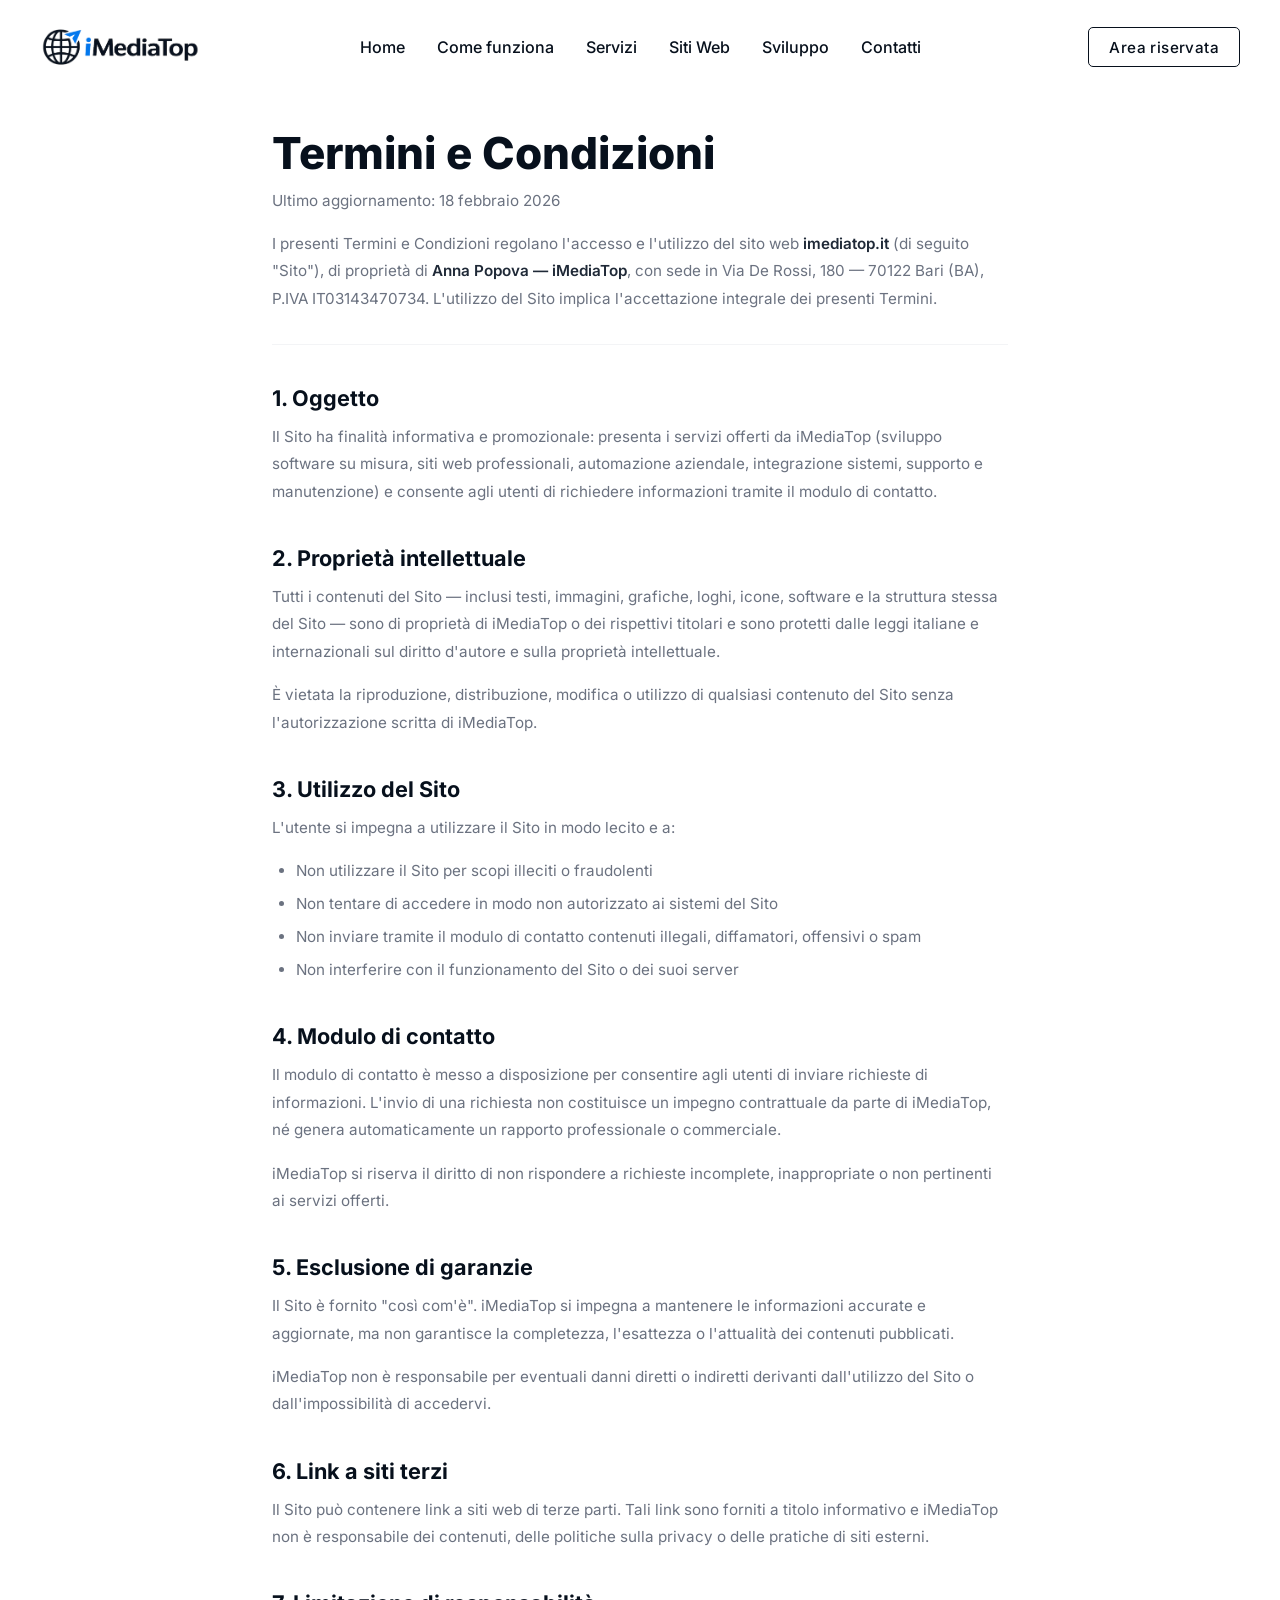
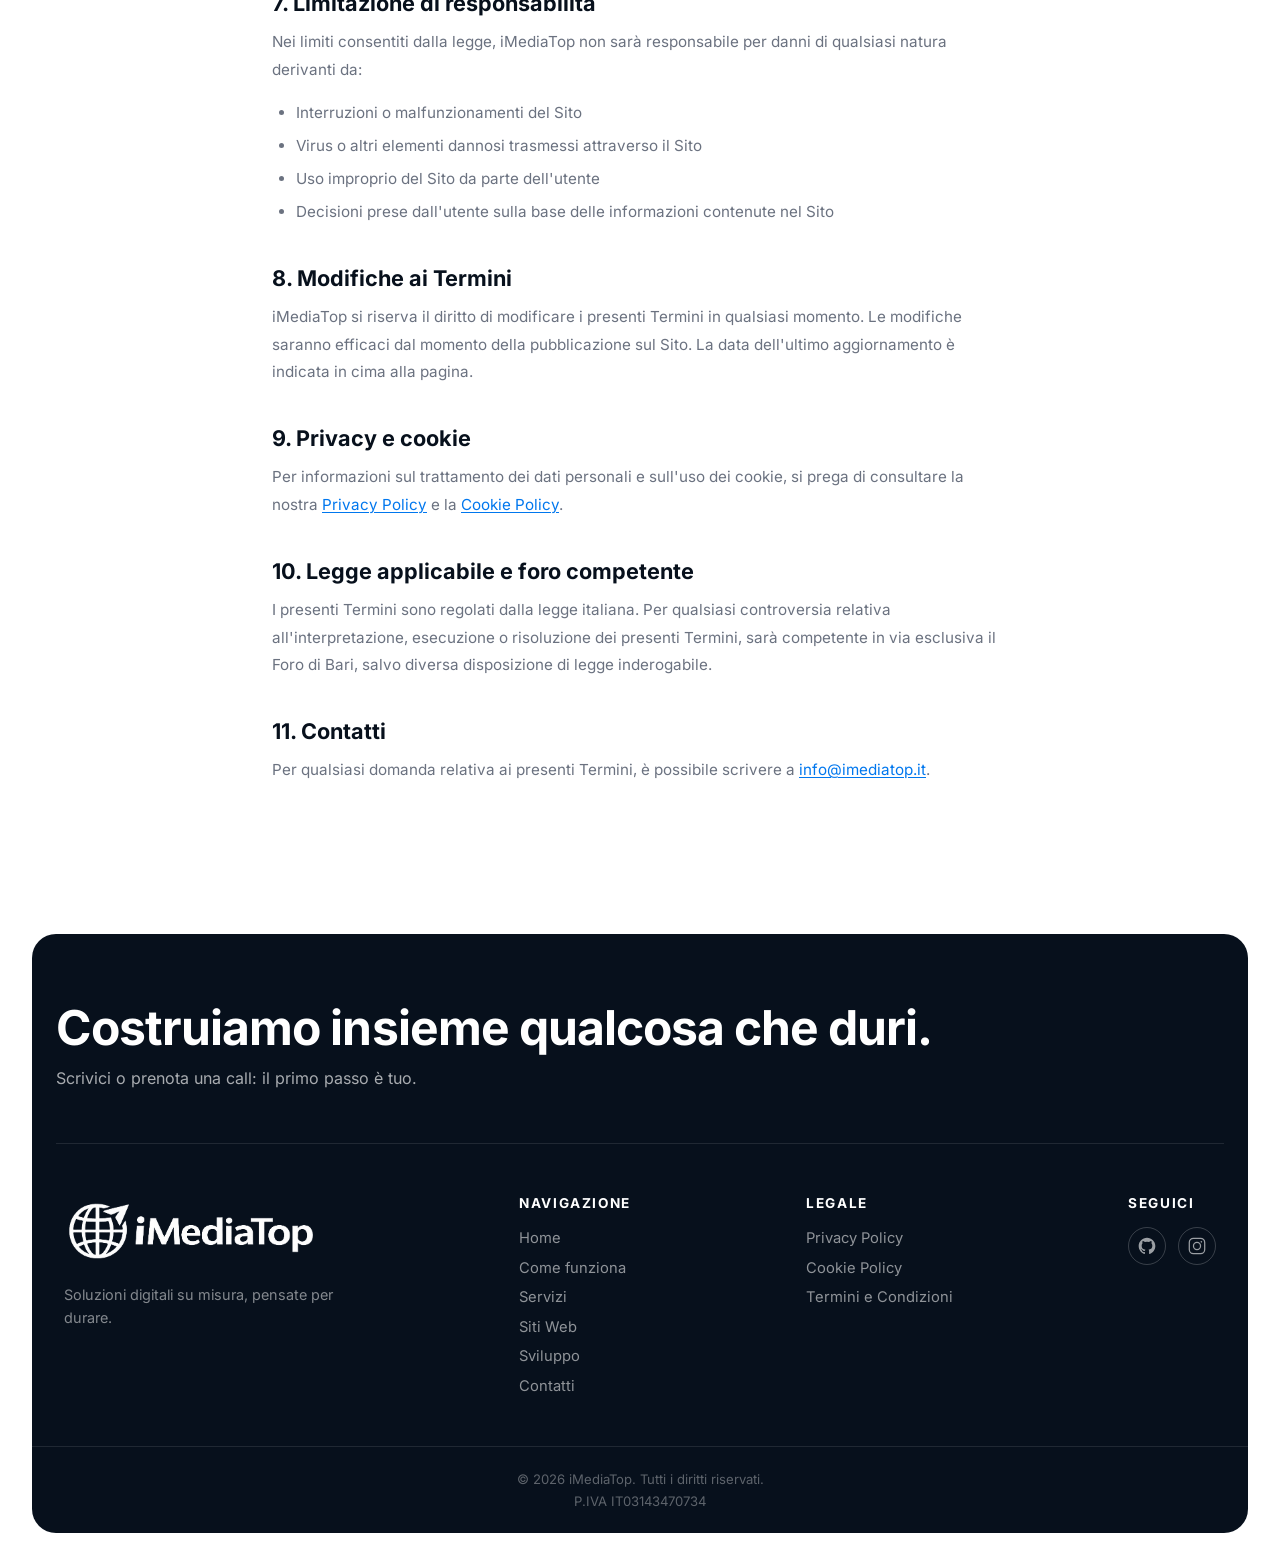
<file: termini-condizioni.html>
<!doctype html>
<html lang="it">
  <head>
    <meta charset="UTF-8" />
    <meta name="viewport" content="width=device-width, initial-scale=1.0" />
    <title>Termini e Condizioni | iMediaTop</title>
    <meta name="theme-color" content="#ffffff" />
    <meta
      name="description"
      content="Termini e condizioni di utilizzo del sito web imediatop.it. Leggi le condizioni che regolano l'accesso e l'uso del nostro sito."
    />
    <link rel="icon" type="image/x-icon" href="/assets/favicon/favicon.ico" />
    <link
      rel="icon"
      type="image/png"
      sizes="32x32"
      href="/assets/favicon/favicon-32x32.png"
    />
    <link
      rel="icon"
      type="image/png"
      sizes="16x16"
      href="/assets/favicon/favicon-16x16.png"
    />
    <link
      rel="apple-touch-icon"
      sizes="180x180"
      href="/assets/favicon/apple-touch-icon.png"
    />
    <link rel="manifest" href="/assets/favicon/site.webmanifest" />
    <link rel="stylesheet" href="/assets/css/style.css" />
  </head>
  <body>
    <nav class="navbar">
      <a href="/" aria-label="Torna alla home">
        <img
          src="/assets/img/logo/logo-imediatopDEF.png"
          alt="iMediaTop Logo"
          class="nav__logo"
        />
      </a>
      <button class="nav__toggle" aria-label="Menu" aria-expanded="false">
        <span class="nav__toggle-bar"></span>
        <span class="nav__toggle-bar"></span>
        <span class="nav__toggle-bar"></span>
      </button>
      <ul class="nav__list">
        <li><a href="/" class="nav__link">Home</a></li>
        <li>
          <a href="/come-funziona" class="nav__link">Come funziona</a>
        </li>
        <li><a href="/services" class="nav__link">Servizi</a></li>
        <li><a href="/sitiweb" class="nav__link">Siti Web</a></li>
        <li>
          <a href="/sviluppo" class="nav__link">Sviluppo</a>
        </li>
        <li><a href="/contatti" class="nav__link">Contatti</a></li>
        <li class="nav__list-cta">
          <a
            href="https://dashboard.imediatop.it/client"
            class="nav__link nav__link--reserved"
            target="_blank"
            rel="noopener noreferrer"
            >Area riservata</a
          >
        </li>
      </ul>
      <a
        href="https://dashboard.imediatop.it/client"
        class="nav__cta"
        target="_blank"
        rel="noopener noreferrer"
        >Area riservata</a
      >
    </nav>

    <main>
      <article class="legal">
        <h1 class="legal__title">Termini e Condizioni</h1>
        <p class="legal__updated">Ultimo aggiornamento: 18 febbraio 2026</p>

        <p>
          I presenti Termini e Condizioni regolano l'accesso e l'utilizzo del
          sito web <strong>imediatop.it</strong> (di seguito "Sito"), di
          proprietà di <strong>Anna Popova — iMediaTop</strong>, con sede in Via
          De Rossi, 180 — 70122 Bari (BA), P.IVA IT03143470734. L'utilizzo del
          Sito implica l'accettazione integrale dei presenti Termini.
        </p>

        <hr class="legal__divider" />

        <h2>1. Oggetto</h2>
        <p>
          Il Sito ha finalità informativa e promozionale: presenta i servizi
          offerti da iMediaTop (sviluppo software su misura, siti web
          professionali, automazione aziendale, integrazione sistemi, supporto e
          manutenzione) e consente agli utenti di richiedere informazioni
          tramite il modulo di contatto.
        </p>

        <h2>2. Proprietà intellettuale</h2>
        <p>
          Tutti i contenuti del Sito — inclusi testi, immagini, grafiche, loghi,
          icone, software e la struttura stessa del Sito — sono di proprietà di
          iMediaTop o dei rispettivi titolari e sono protetti dalle leggi
          italiane e internazionali sul diritto d'autore e sulla proprietà
          intellettuale.
        </p>
        <p>
          È vietata la riproduzione, distribuzione, modifica o utilizzo di
          qualsiasi contenuto del Sito senza l'autorizzazione scritta di
          iMediaTop.
        </p>

        <h2>3. Utilizzo del Sito</h2>
        <p>L'utente si impegna a utilizzare il Sito in modo lecito e a:</p>
        <ul>
          <li>Non utilizzare il Sito per scopi illeciti o fraudolenti</li>
          <li>
            Non tentare di accedere in modo non autorizzato ai sistemi del Sito
          </li>
          <li>
            Non inviare tramite il modulo di contatto contenuti illegali,
            diffamatori, offensivi o spam
          </li>
          <li>
            Non interferire con il funzionamento del Sito o dei suoi server
          </li>
        </ul>

        <h2>4. Modulo di contatto</h2>
        <p>
          Il modulo di contatto è messo a disposizione per consentire agli
          utenti di inviare richieste di informazioni. L'invio di una richiesta
          non costituisce un impegno contrattuale da parte di iMediaTop, né
          genera automaticamente un rapporto professionale o commerciale.
        </p>
        <p>
          iMediaTop si riserva il diritto di non rispondere a richieste
          incomplete, inappropriate o non pertinenti ai servizi offerti.
        </p>

        <h2>5. Esclusione di garanzie</h2>
        <p>
          Il Sito è fornito "così com'è". iMediaTop si impegna a mantenere le
          informazioni accurate e aggiornate, ma non garantisce la completezza,
          l'esattezza o l'attualità dei contenuti pubblicati.
        </p>
        <p>
          iMediaTop non è responsabile per eventuali danni diretti o indiretti
          derivanti dall'utilizzo del Sito o dall'impossibilità di accedervi.
        </p>

        <h2>6. Link a siti terzi</h2>
        <p>
          Il Sito può contenere link a siti web di terze parti. Tali link sono
          forniti a titolo informativo e iMediaTop non è responsabile dei
          contenuti, delle politiche sulla privacy o delle pratiche di siti
          esterni.
        </p>

        <h2>7. Limitazione di responsabilità</h2>
        <p>
          Nei limiti consentiti dalla legge, iMediaTop non sarà responsabile per
          danni di qualsiasi natura derivanti da:
        </p>
        <ul>
          <li>Interruzioni o malfunzionamenti del Sito</li>
          <li>Virus o altri elementi dannosi trasmessi attraverso il Sito</li>
          <li>Uso improprio del Sito da parte dell'utente</li>
          <li>
            Decisioni prese dall'utente sulla base delle informazioni contenute
            nel Sito
          </li>
        </ul>

        <h2>8. Modifiche ai Termini</h2>
        <p>
          iMediaTop si riserva il diritto di modificare i presenti Termini in
          qualsiasi momento. Le modifiche saranno efficaci dal momento della
          pubblicazione sul Sito. La data dell'ultimo aggiornamento è indicata
          in cima alla pagina.
        </p>

        <h2>9. Privacy e cookie</h2>
        <p>
          Per informazioni sul trattamento dei dati personali e sull'uso dei
          cookie, si prega di consultare la nostra
          <a href="/privacy-policy">Privacy Policy</a> e la
          <a href="/cookie-policy">Cookie Policy</a>.
        </p>

        <h2>10. Legge applicabile e foro competente</h2>
        <p>
          I presenti Termini sono regolati dalla legge italiana. Per qualsiasi
          controversia relativa all'interpretazione, esecuzione o risoluzione
          dei presenti Termini, sarà competente in via esclusiva il Foro di
          Bari, salvo diversa disposizione di legge inderogabile.
        </p>

        <h2>11. Contatti</h2>
        <p>
          Per qualsiasi domanda relativa ai presenti Termini, è possibile
          scrivere a
          <a href="mailto:info@imediatop.it">info@imediatop.it</a>.
        </p>
      </article>
    </main>

    <footer class="footer">
      <div class="footer__intro">
        <h2 class="footer__intro-title">
          Costruiamo insieme qualcosa che duri.
        </h2>
        <p class="footer__intro-text">
          Scrivici o prenota una call: il primo passo è tuo.
        </p>
      </div>
      <div class="footer__inner">
        <div class="footer__brand">
          <img
            src="/assets/img/logo/logo-imediatopDEF.png"
            alt="iMediaTop Logo"
            class="footer__logo"
          />
          <p class="footer__tagline">
            Soluzioni digitali su misura, pensate per durare.
          </p>
        </div>
        <nav class="footer__nav">
          <h4 class="footer__heading">Navigazione</h4>
          <ul class="footer__links">
            <li><a href="/">Home</a></li>
            <li><a href="/come-funziona">Come funziona</a></li>
            <li><a href="/services">Servizi</a></li>
            <li><a href="/sitiweb">Siti Web</a></li>
            <li><a href="/sviluppo">Sviluppo</a></li>
            <li><a href="/contatti">Contatti</a></li>
          </ul>
        </nav>
        <nav class="footer__nav">
          <h4 class="footer__heading">Legale</h4>
          <ul class="footer__links">
            <li><a href="/privacy-policy">Privacy Policy</a></li>
            <li><a href="/cookie-policy">Cookie Policy</a></li>
            <li><a href="/termini-condizioni">Termini e Condizioni</a></li>
          </ul>
        </nav>
        <div class="footer__connect">
          <h4 class="footer__heading">Seguici</h4>
          <div class="footer__socials">
            <a
              href="#"
              class="footer__social"
              aria-label="GitHub"
              target="_blank"
              rel="noopener noreferrer"
            >
              <svg
                width="20"
                height="20"
                viewBox="0 0 24 24"
                fill="currentColor"
              >
                <path
                  d="M12 2C6.477 2 2 6.477 2 12c0 4.42 2.865 8.166 6.839 9.489.5.092.682-.217.682-.482 0-.237-.009-.866-.013-1.7-2.782.604-3.369-1.34-3.369-1.34-.454-1.156-1.11-1.463-1.11-1.463-.908-.62.069-.608.069-.608 1.003.07 1.531 1.03 1.531 1.03.892 1.529 2.341 1.087 2.91.831.092-.646.35-1.086.636-1.337-2.22-.253-4.555-1.11-4.555-4.943 0-1.091.39-1.984 1.029-2.683-.103-.253-.446-1.27.098-2.647 0 0 .84-.269 2.75 1.025A9.578 9.578 0 0 1 12 6.836a9.59 9.59 0 0 1 2.504.337c1.909-1.294 2.747-1.025 2.747-1.025.546 1.377.203 2.394.1 2.647.64.699 1.028 1.592 1.028 2.683 0 3.842-2.339 4.687-4.566 4.935.359.309.678.919.678 1.852 0 1.336-.012 2.415-.012 2.743 0 .267.18.578.688.48C19.138 20.163 22 16.418 22 12c0-5.523-4.477-10-10-10z"
                />
              </svg>
            </a>
            <a
              href="#"
              class="footer__social"
              aria-label="Instagram"
              target="_blank"
              rel="noopener noreferrer"
            >
              <svg
                width="20"
                height="20"
                viewBox="0 0 24 24"
                fill="currentColor"
              >
                <path
                  d="M7.75 2h8.5A5.75 5.75 0 0 1 22 7.75v8.5A5.75 5.75 0 0 1 16.25 22h-8.5A5.75 5.75 0 0 1 2 16.25v-8.5A5.75 5.75 0 0 1 7.75 2zm0 1.5A4.25 4.25 0 0 0 3.5 7.75v8.5A4.25 4.25 0 0 0 7.75 20.5h8.5A4.25 4.25 0 0 0 20.5 16.25v-8.5A4.25 4.25 0 0 0 16.25 3.5h-8.5zM12 7a5 5 0 1 1 0 10 5 5 0 0 1 0-10zm0 1.5a3.5 3.5 0 1 0 0 7 3.5 3.5 0 0 0 0-7zm5.25-2.5a1 1 0 1 1 0 2 1 1 0 0 1 0-2z"
                />
              </svg>
            </a>
          </div>
        </div>
      </div>
      <div class="footer__bottom">
        <p>&copy; 2026 iMediaTop. Tutti i diritti riservati.</p>
        <p>P.IVA IT03143470734</p>
      </div>
    </footer>

    <script src="/assets/js/main.js"></script>
  </body>
</html>
</file>
<file: assets/css/style.css>
/* ===============================
   ROOT — PALETTE iMediaTop
   =============================== */

:root {
  /* ===============================
     BRAND — iMediaTop
     =============================== */

  /* Nero / quasi nero (protagonista) */
  --black-main: #07101c; /* logo, H1, nav link */
  --black-soft: #1f2937; /* testi secondari forti */

  /* Blu (accento unico del brand) */
  --blue-main: #0077ee; /* hover, link, CTA */
  --blue-dark: #1e40af; /* stati attivi */
  --blue-soft: #e0e7ff; /* sfondi leggeri */

  /* ===============================
     NEUTRALS
     =============================== */

  --white: #ffffff;
  --off-white: #fcfcfd;
  --gray-50: #f9fafb;
  --gray-100: #f3f4f6;
  --gray-300: #d1d5db;
  --gray-500: #6b7280;
  --gray-900: var(--black-main);

  /* Verde (badge, successo) */
  --green: #059669;

  /* ===============================
     TEXT
     =============================== */

  --text-main: var(--black-main);
  --text-muted: var(--gray-500);

  /* ===============================
     UI
     =============================== */

  --radius-md: 12px;
}

/* inter-100 - latin */
@font-face {
  font-display: swap; /* Check https://developer.mozilla.org/en-US/docs/Web/CSS/@font-face/font-display for other options. */
  font-family: "Inter";
  font-style: normal;
  font-weight: 100;
  src: url("/assets/fonts/inter-v20-latin-100.woff2") format("woff2"); /* Chrome 36+, Opera 23+, Firefox 39+, Safari 12+, iOS 10+ */
}

/* inter-100italic - latin */
@font-face {
  font-display: swap; /* Check https://developer.mozilla.org/en-US/docs/Web/CSS/@font-face/font-display for other options. */
  font-family: "Inter";
  font-style: italic;
  font-weight: 100;
  src: url("/assets/fonts/inter-v20-latin-100italic.woff2") format("woff2"); /* Chrome 36+, Opera 23+, Firefox 39+, Safari 12+, iOS 10+ */
}

/* inter-200 - latin */
@font-face {
  font-display: swap; /* Check https://developer.mozilla.org/en-US/docs/Web/CSS/@font-face/font-display for other options. */
  font-family: "Inter";
  font-style: normal;
  font-weight: 200;
  src: url("/assets/fonts/inter-v20-latin-200.woff2") format("woff2"); /* Chrome 36+, Opera 23+, Firefox 39+, Safari 12+, iOS 10+ */
}

/* inter-200italic - latin */
@font-face {
  font-display: swap; /* Check https://developer.mozilla.org/en-US/docs/Web/CSS/@font-face/font-display for other options. */
  font-family: "Inter";
  font-style: italic;
  font-weight: 200;
  src: url("/assets/fonts/inter-v20-latin-200italic.woff2") format("woff2"); /* Chrome 36+, Opera 23+, Firefox 39+, Safari 12+, iOS 10+ */
}

/* inter-300 - latin */
@font-face {
  font-display: swap; /* Check https://developer.mozilla.org/en-US/docs/Web/CSS/@font-face/font-display for other options. */
  font-family: "Inter";
  font-style: normal;
  font-weight: 300;
  src: url("/assets/fonts/inter-v20-latin-300.woff2") format("woff2"); /* Chrome 36+, Opera 23+, Firefox 39+, Safari 12+, iOS 10+ */
}

/* inter-300italic - latin */
@font-face {
  font-display: swap; /* Check https://developer.mozilla.org/en-US/docs/Web/CSS/@font-face/font-display for other options. */
  font-family: "Inter";
  font-style: italic;
  font-weight: 300;
  src: url("/assets/fonts/inter-v20-latin-300italic.woff2") format("woff2"); /* Chrome 36+, Opera 23+, Firefox 39+, Safari 12+, iOS 10+ */
}

/* inter-regular - latin */
@font-face {
  font-display: swap; /* Check https://developer.mozilla.org/en-US/docs/Web/CSS/@font-face/font-display for other options. */
  font-family: "Inter";
  font-style: normal;
  font-weight: 400;
  src: url("/assets/fonts/inter-v20-latin-regular.woff2") format("woff2"); /* Chrome 36+, Opera 23+, Firefox 39+, Safari 12+, iOS 10+ */
}

/* inter-italic - latin */
@font-face {
  font-display: swap; /* Check https://developer.mozilla.org/en-US/docs/Web/CSS/@font-face/font-display for other options. */
  font-family: "Inter";
  font-style: italic;
  font-weight: 400;
  src: url("/assets/fonts/inter-v20-latin-italic.woff2") format("woff2"); /* Chrome 36+, Opera 23+, Firefox 39+, Safari 12+, iOS 10+ */
}

/* inter-500 - latin */
@font-face {
  font-display: swap; /* Check https://developer.mozilla.org/en-US/docs/Web/CSS/@font-face/font-display for other options. */
  font-family: "Inter";
  font-style: normal;
  font-weight: 500;
  src: url("/assets/fonts/inter-v20-latin-500.woff2") format("woff2"); /* Chrome 36+, Opera 23+, Firefox 39+, Safari 12+, iOS 10+ */
}

/* inter-500italic - latin */
@font-face {
  font-display: swap; /* Check https://developer.mozilla.org/en-US/docs/Web/CSS/@font-face/font-display for other options. */
  font-family: "Inter";
  font-style: italic;
  font-weight: 500;
  src: url("/assets/fonts/inter-v20-latin-500italic.woff2") format("woff2"); /* Chrome 36+, Opera 23+, Firefox 39+, Safari 12+, iOS 10+ */
}

/* inter-600 - latin */
@font-face {
  font-display: swap; /* Check https://developer.mozilla.org/en-US/docs/Web/CSS/@font-face/font-display for other options. */
  font-family: "Inter";
  font-style: normal;
  font-weight: 600;
  src: url("/assets/fonts/inter-v20-latin-600.woff2") format("woff2"); /* Chrome 36+, Opera 23+, Firefox 39+, Safari 12+, iOS 10+ */
}

/* inter-600italic - latin */
@font-face {
  font-display: swap; /* Check https://developer.mozilla.org/en-US/docs/Web/CSS/@font-face/font-display for other options. */
  font-family: "Inter";
  font-style: italic;
  font-weight: 600;
  src: url("/assets/fonts/inter-v20-latin-600italic.woff2") format("woff2"); /* Chrome 36+, Opera 23+, Firefox 39+, Safari 12+, iOS 10+ */
}

/* inter-700 - latin */
@font-face {
  font-display: swap; /* Check https://developer.mozilla.org/en-US/docs/Web/CSS/@font-face/font-display for other options. */
  font-family: "Inter";
  font-style: normal;
  font-weight: 700;
  src: url("/assets/fonts/inter-v20-latin-700.woff2") format("woff2"); /* Chrome 36+, Opera 23+, Firefox 39+, Safari 12+, iOS 10+ */
}

/* inter-700italic - latin */
@font-face {
  font-display: swap; /* Check https://developer.mozilla.org/en-US/docs/Web/CSS/@font-face/font-display for other options. */
  font-family: "Inter";
  font-style: italic;
  font-weight: 700;
  src: url("/assets/fonts/inter-v20-latin-700italic.woff2") format("woff2"); /* Chrome 36+, Opera 23+, Firefox 39+, Safari 12+, iOS 10+ */
}

/* inter-800 - latin */
@font-face {
  font-display: swap; /* Check https://developer.mozilla.org/en-US/docs/Web/CSS/@font-face/font-display for other options. */
  font-family: "Inter";
  font-style: normal;
  font-weight: 800;
  src: url("/assets/fonts/inter-v20-latin-800.woff2") format("woff2"); /* Chrome 36+, Opera 23+, Firefox 39+, Safari 12+, iOS 10+ */
}

/* inter-800italic - latin */
@font-face {
  font-display: swap; /* Check https://developer.mozilla.org/en-US/docs/Web/CSS/@font-face/font-display for other options. */
  font-family: "Inter";
  font-style: italic;
  font-weight: 800;
  src: url("/assets/fonts/inter-v20-latin-800italic.woff2") format("woff2"); /* Chrome 36+, Opera 23+, Firefox 39+, Safari 12+, iOS 10+ */
}

/* inter-900 - latin */
@font-face {
  font-display: swap; /* Check https://developer.mozilla.org/en-US/docs/Web/CSS/@font-face/font-display for other options. */
  font-family: "Inter";
  font-style: normal;
  font-weight: 900;
  src: url("/assets/fonts/inter-v20-latin-900.woff2") format("woff2"); /* Chrome 36+, Opera 23+, Firefox 39+, Safari 12+, iOS 10+ */
}

/* inter-900italic - latin */
@font-face {
  font-display: swap; /* Check https://developer.mozilla.org/en-US/docs/Web/CSS/@font-face/font-display for other options. */
  font-family: "Inter";
  font-style: italic;
  font-weight: 900;
  src: url("/assets/fonts/inter-v20-latin-900italic.woff2") format("woff2"); /* Chrome 36+, Opera 23+, Firefox 39+, Safari 12+, iOS 10+ */
}

/* ===============================
   RESET BASE
   =============================== */

*,
*::before,
*::after {
  margin: 0;
  padding: 0;
  font-family: "Inter", sans-serif;
  box-sizing: border-box;
}

img,
picture,
video,
canvas,
svg {
  display: block;
  max-width: 100%;
}

a {
  text-decoration: none;
  color: inherit;
}

ul,
ol {
  list-style: none;
}

html {
  scroll-behavior: smooth;
  scroll-padding-top: 70px;
}

/* ===============================
   UNIVERSAL SCROLL-REVEAL
   =============================== */

[data-reveal] {
  opacity: 0;
  transform: translateY(30px);
  transition:
    opacity 0.6s ease,
    transform 0.6s ease;
}

[data-reveal].is-visible {
  opacity: 1;
  transform: translateY(0);
}

[data-reveal-d="1"] {
  transition-delay: 0.08s;
}
[data-reveal-d="2"] {
  transition-delay: 0.16s;
}
[data-reveal-d="3"] {
  transition-delay: 0.24s;
}
[data-reveal-d="4"] {
  transition-delay: 0.32s;
}

@media (prefers-reduced-motion: reduce) {
  [data-reveal] {
    opacity: 1;
    transform: none;
    transition: none;
  }
}

/* ===============================
   BODY
   =============================== */

body {
  background-color: var(--white);
  -webkit-font-smoothing: antialiased;
}

/* ===============================
   HEADER
   =============================== */

.header {
  position: relative;
  overflow: hidden;
  background-color: var(--white);
  min-height: 100vh;
  padding-top: 70px;
}

.header__canvas {
  position: absolute;
  top: 0;
  left: 0;
  width: 100%;
  height: 100%;
  z-index: 0;
}

.header > *:not(.header__canvas) {
  position: relative;
  z-index: 1;
}

/* ===============================
   NAVBAR
   =============================== */

.navbar {
  position: fixed;
  display: grid;
  grid-template-columns: 1fr auto 1fr;
  align-items: center;
  top: 0.75rem;
  left: max(1rem, calc(50% - 660px));
  right: max(1rem, calc(50% - 660px));
  height: 70px;
  padding: 0rem 1.5rem;
  border-radius: 14px;
  z-index: 10;
  transition: box-shadow 0.35s ease;
}

.navbar::before {
  content: "";
  position: absolute;
  inset: 0;
  border-radius: inherit;
  background: transparent;
  backdrop-filter: blur(0px);
  -webkit-backdrop-filter: blur(0px);
  transition:
    background 0.35s ease,
    backdrop-filter 0.35s ease;
  z-index: -1;
  pointer-events: none;
}

.navbar.scroll {
  box-shadow: 0 10px 30px rgba(0, 0, 0, 0.06);
}

.navbar.scroll::before {
  background: rgba(255, 255, 255, 0.8);
  backdrop-filter: blur(12px);
  -webkit-backdrop-filter: blur(12px);
}

.nav__logo {
  width: 10rem;
  justify-self: start;
}

.nav__list {
  display: flex;
  gap: 2rem;
}

.nav__list-cta {
  display: none;
}

/* Bottone Area riservata desktop */
.nav__cta {
  justify-self: end;
  padding: 0.6rem 1.25rem;
  border-radius: 5px;
  background-color: transparent;
  color: var(--black-main);
  font-weight: 500;
  font-size: 0.95rem;
  letter-spacing: 0.4px;
  border: 1px solid var(--black-main);
  text-decoration: none;
  white-space: nowrap;
  transition: all 0.3s ease;
}

.nav__cta:hover {
  transform: translateY(-3px);
  background-color: var(--black-main);
  color: var(--white);
  box-shadow: 0 12px 30px rgba(15, 23, 42, 0.25);
}

.nav__cta:active {
  transform: translateY(0);
  box-shadow: 0 4px 12px rgba(15, 23, 42, 0.2);
}

.nav__cta:focus-visible {
  outline: 3px solid rgba(37, 99, 235, 0.35);
  outline-offset: 3px;
}

.nav__link {
  color: var(--gray-900);
  font-weight: 500;
  transition: color 0.2s ease;
}

.nav__link:hover {
  color: var(--blue-main);
}

/* Stesso stile di .hero__cta */
.nav__link--reserved {
  padding: 0.6rem 1.25rem;
  border-radius: 5px;
  background-color: transparent;
  color: var(--black-main) !important;
  font-weight: 500;
  font-size: 0.95rem;
  letter-spacing: 0.4px;
  border: 1px solid var(--black-main);
  text-decoration: none;
  transition: all 0.3s ease;
}

.nav__link--reserved:hover {
  transform: translateY(-3px);
  background-color: var(--black-main);
  color: var(--white) !important;
  box-shadow: 0 12px 30px rgba(15, 23, 42, 0.25);
}

.nav__link--reserved:active {
  transform: translateY(0);
  box-shadow: 0 4px 12px rgba(15, 23, 42, 0.2);
}

.nav__link--reserved:focus-visible {
  outline: 3px solid rgba(37, 99, 235, 0.35);
  outline-offset: 3px;
}

/* ---------- Hamburger button ---------- */

.nav__toggle {
  display: none;
  flex-direction: column;
  align-items: center;
  justify-content: center;
  background: none;
  border: none;
  cursor: pointer;
  width: 44px;
  height: 44px;
  z-index: 12;
  -webkit-tap-highlight-color: transparent;
}

.nav__toggle-bar {
  display: block;
  width: 24px;
  height: 2px;
  background: var(--black-main);
  border-radius: 2px;
  transition:
    transform 0.35s cubic-bezier(0.22, 1, 0.36, 1),
    opacity 0.25s ease;
}

.nav__toggle-bar + .nav__toggle-bar {
  margin-top: 6px;
}

.nav__toggle.is-open .nav__toggle-bar:nth-child(1) {
  transform: translateY(8px) rotate(45deg);
}

.nav__toggle.is-open .nav__toggle-bar:nth-child(2) {
  opacity: 0;
  transform: scaleX(0);
}

.nav__toggle.is-open .nav__toggle-bar:nth-child(3) {
  transform: translateY(-8px) rotate(-45deg);
}

/* ---------- Mobile nav ---------- */

@media (max-width: 1020px) {
  .navbar {
    top: 0.5rem;
    padding: 0.85rem 1rem;
    border-radius: 12px;
    grid-template-columns: 1fr auto;
  }

  .nav__cta {
    display: none;
  }

  .nav__list-cta {
    display: block;
  }

  .nav__toggle {
    display: flex;
  }

  .nav__list {
    position: fixed;
    inset: 0;
    flex-direction: column;
    align-items: center;
    justify-content: center;
    gap: 0;
    background: rgba(255, 255, 255, 0.97);
    z-index: 11;
    opacity: 0;
    visibility: hidden;
    transition:
      opacity 0.4s cubic-bezier(0.22, 1, 0.36, 1),
      visibility 0.4s;
  }

  .nav__list::before {
    content: "";
    position: fixed;
    inset: 0;
    backdrop-filter: blur(20px);
    -webkit-backdrop-filter: blur(20px);
    z-index: -1;
    pointer-events: none;
  }

  .nav__list.is-open {
    opacity: 1;
    visibility: visible;
  }

  .nav__list li {
    opacity: 0;
    transform: translateY(20px);
    transition:
      opacity 0.4s cubic-bezier(0.22, 1, 0.36, 1),
      transform 0.4s cubic-bezier(0.22, 1, 0.36, 1);
  }

  .nav__list.is-open li {
    opacity: 1;
    transform: translateY(0);
  }

  .nav__list.is-open li:nth-child(1) {
    transition-delay: 0.08s;
  }
  .nav__list.is-open li:nth-child(2) {
    transition-delay: 0.14s;
  }
  .nav__list.is-open li:nth-child(3) {
    transition-delay: 0.2s;
  }
  .nav__list.is-open li:nth-child(4) {
    transition-delay: 0.26s;
  }
  .nav__list.is-open li:nth-child(5) {
    transition-delay: 0.32s;
  }
  .nav__list.is-open li:nth-child(6) {
    transition-delay: 0.38s;
  }

  .nav__link {
    display: block;
    padding: 1rem 2rem;
    font-size: 1.35rem;
    font-weight: 600;
    letter-spacing: -0.01em;
  }

  .nav__link--reserved {
    margin-top: 0.5rem;
    margin-left: 1.5rem;
    margin-right: 1.5rem;
    text-align: center;
    padding: 1rem 2rem;
  }
}

/* ===============================
   HERO
   =============================== */

.hero {
  display: flex;
  flex-direction: column;
  align-items: center;
  justify-content: center;
  text-align: center;
  min-height: calc(100vh - 200px);
  padding: 2rem;
}

.hero__title {
  font-size: clamp(2rem, 4.5vw, 6rem);
  font-weight: 800;
  line-height: 1.15;
  color: var(--gray-900);
}

.hero__title--index {
  max-width: 25ch;
}
.hero__title--come-funziona {
  max-width: 20ch;
}
.hero__title--services {
  max-width: 20ch;
}
.hero__title--sitiweb {
  max-width: 17ch;
}
.hero__title--sviluppo {
  max-width: 25ch;
}

.hero__subtitle {
  margin-top: 1.5rem;
  font-size: 1.125rem;
  font-weight: 500;
  line-height: 1.7;
  color: var(--black-soft);
}

.hero__socials {
  display: flex;
  gap: 1rem;
  margin-top: 2rem;
}

.hero__social {
  display: inline-flex;
  align-items: center;
  justify-content: center;
  width: 44px;
  height: 44px;
  border-radius: 50%;
  color: var(--black-soft);
  border: 1.5px solid var(--gray-300);
  transition:
    color 0.2s ease,
    border-color 0.2s ease,
    transform 0.2s ease;
}

.hero__social:hover {
  color: var(--blue-main);
  border-color: var(--blue-main);
  transform: translateY(-2px);
}

.hero__title,
.hero__subtitle,
.hero__socials,
.hero__cta,
.header__scroll {
  opacity: 0;
  transform: translateY(14px);
  animation: heroIn 0.8s cubic-bezier(0.22, 1, 0.36, 1) forwards;
}

.hero__title {
  animation-delay: 0.05s;
}

.hero__subtitle {
  animation-delay: 0.2s;
}

.hero__socials {
  animation-delay: 0.35s;
}

.hero__cta {
  animation-delay: 0.5s;
}

.header__scroll {
  animation-delay: 0.65s;
}

@keyframes heroIn {
  to {
    opacity: 1;
    transform: translateY(0);
  }
}

@media (prefers-reduced-motion: reduce) {
  .hero__title,
  .hero__subtitle,
  .hero__socials,
  .hero__cta,
  .header__scroll {
    opacity: 1;
    transform: none;
    animation: none;
  }
}

.hero__cta {
  display: block;
  width: fit-content;
  margin: 1.75rem auto 0;

  padding: 1rem 2rem;
  border-radius: 5px;

  background-color: transparent;
  color: var(--black-main);

  font-weight: 500;
  font-size: 0.95rem;
  letter-spacing: 0.4px;

  border: 1px solid var(--black-main);
  text-decoration: none;

  transition: all 0.3s ease;
}

.hero__cta:hover {
  transform: translateY(-3px);
  background-color: var(--black-main);
  color: var(--white);
  box-shadow: 0 12px 30px rgba(15, 23, 42, 0.25);
}

.hero__cta:active {
  transform: translateY(0);
  box-shadow: 0 4px 12px rgba(15, 23, 42, 0.2);
}

.hero__cta:focus-visible {
  outline: 3px solid rgba(37, 99, 235, 0.35);
  outline-offset: 3px;
}

.header__scroll {
  border: 2px solid var(--gray-300);
  margin: 0 auto;
  margin-bottom: 3rem;
  width: 30px;
  display: flex;
  justify-content: center;
  height: 60px;
  border-radius: 20px;
}

.header__scrolldot {
  font-size: 1.5rem;
  color: var(--blue-main);
  animation: scrolldotBounce 2s ease-in-out infinite;
}

@keyframes scrolldotBounce {
  0% {
    transform: translateY(0px);
    opacity: 0;
  }

  30% {
    transform: translateY(0px);
    opacity: 1;
  }

  70% {
    transform: translateY(23px);
    opacity: 1;
  }

  100% {
    transform: translateY(23px);
    opacity: 0;
  }
}

/* ===============================
   TECH SECTION
   =============================== */

.tech-section {
  padding: 50px 0;
  background: #ffffff;
  border-top: 1px solid rgba(0, 0, 0, 0.08);
  border-bottom: 1px solid rgba(0, 0, 0, 0.08);
}

.tech-wrapper {
  width: 100%;
  overflow: hidden;
  position: relative;
}

/* Fade elegante ai lati */
.tech-wrapper::before,
.tech-wrapper::after {
  content: "";
  position: absolute;
  top: 0;
  width: 120px;
  height: 100%;
  z-index: 2;
  pointer-events: none;
}

.tech-wrapper::before {
  left: 0;
  background: linear-gradient(to right, #ffffff, transparent);
}

.tech-wrapper::after {
  right: 0;
  background: linear-gradient(to left, #ffffff, transparent);
}

/* Track animato */
.tech-track {
  display: flex;
  width: fit-content;
  animation: scroll 30s linear infinite;
  gap: 80px;
}

.tech-group {
  display: flex;
  gap: 80px;
}

/* Pausa quando hover */
.tech-track:hover {
  animation-play-state: paused;
}

/* Singolo blocco */
.tech-item {
  display: flex;
  flex-direction: column;
  align-items: center;
  gap: 10px;
  min-width: 110px;
  transition: transform 0.3s ease;
}

/* SVG */
.tech-item svg {
  width: 48px;
  height: 48px;
  transition:
    transform 0.3s ease,
    opacity 0.3s ease;
  opacity: 0.85;
}

/* Nome */
.tech-name {
  font-size: 13px;
  font-weight: 500;
  letter-spacing: 0.8px;
  color: #1f2937;
  opacity: 0.7;
  transition: opacity 0.3s ease;
}

/* Hover */
.tech-item:hover svg {
  transform: scale(1.1);
  opacity: 1;
}

.tech-item:hover .tech-name {
  opacity: 1;
}

/* Animazione marquee */
@keyframes scroll {
  from {
    transform: translateX(0);
  }
  to {
    transform: translateX(-50%);
  }
}

/* ===============================
     RESPONSIVE
     =============================== */

@media (max-width: 768px) {
  .tech-group {
    gap: 50px;
  }

  .tech-track {
    animation-duration: 20s;
  }

  .tech-item svg {
    width: 36px;
    height: 36px;
  }

  .tech-name {
    font-size: 12px;
  }
}

/* ===============================
   SERVICES
   =============================== */

.services {
  padding: clamp(2rem, 5vw, 5rem);
  background-color: var(--off-white);
}

.services__information {
  text-align: center;
  margin-bottom: 4rem;
}

.services__title {
  font-size: clamp(2rem, 4vw, 6rem);
  font-weight: 800;
  color: var(--black-main);
}

.services__subtitle {
  margin-top: 1rem;
  font-size: 1.05rem;
  line-height: 1.7;
  color: var(--black-soft);
}

.services__grid {
  display: grid;
  grid-template-columns: repeat(auto-fit, minmax(min(260px, 90%), 1fr));
  gap: 2rem;
}

.services__card {
  display: flex;
  flex-direction: column;
  gap: 1rem;
  background: rgba(255, 255, 255, 0.7);
  border: 1px solid rgba(15, 23, 42, 0.08);
  border-radius: var(--radius-md);
  padding: 2.25rem 2rem;
  box-shadow: 0 10px 30px rgba(15, 23, 42, 0.05);
  transition:
    transform 0.25s ease,
    box-shadow 0.25s ease,
    border-color 0.25s ease;
}

.services__card:hover {
  transform: translateY(-4px);
  border-color: rgba(37, 99, 235, 0.18);
  box-shadow: 0 18px 50px rgba(15, 23, 42, 0.08);
}

.services__icon {
  display: flex;
  align-items: center;
  justify-content: center;
  width: 52px;
  height: 52px;
  border-radius: 14px;
  background-color: rgba(68, 68, 68, 0.08);
  color: var(--black-main);
  transition: background-color 0.25s ease;
}

.services__card:hover .services__icon {
  background-color: rgba(37, 99, 235, 0.15);
}

.services__tag {
  display: inline-flex;
  align-items: center;
  gap: 0.5rem;
  color: var(--blue-main);
  margin-bottom: 1rem;
  font-size: 0.9rem;
  font-weight: 500;
  background-color: rgba(37, 99, 235, 0.18);
  padding: 0.5rem 1rem;
  border-radius: 20px;
}

.services__card h3 {
  font-size: 1.5rem;
  color: var(--black-main);
}

.services__card p {
  color: var(--black-soft);
  line-height: 1.7;
}

.services__checks {
  display: flex;
  flex-direction: column;
}

.check__services::before {
  content: "✓";
  margin-right: 10px;
  color: green;
}

.check__services {
  color: var(--gray-500);
}

.services__more {
  display: block;
  width: fit-content;
  margin: 3.5rem auto 0;

  padding: 1rem 2rem;
  border-radius: 5px;

  color: var(--black-main);

  font-weight: 500;
  font-size: 0.95rem;
  letter-spacing: 0.4px;

  border: 1px solid var(--black-main);

  transition: all 0.3s ease;
}

.services__more:hover {
  transform: translateY(-3px);
  background-color: var(--black-main);
  color: var(--white);
  box-shadow: 0 12px 30px rgba(15, 23, 42, 0.25);
}

.services__more:active {
  transform: translateY(0);
  box-shadow: 0 4px 12px rgba(15, 23, 42, 0.2);
}

.services__more:focus-visible {
  outline: 3px solid rgba(37, 99, 235, 0.35);
  outline-offset: 3px;
}

/* ===============================
   SERVICES PAGE
   =============================== */

.services-page {
  background: var(--white);
}

/* --- Scroll-reveal layout --- */

.sv {
  display: grid;
  grid-template-columns: 280px 1fr;
  gap: 0;
  min-height: 100vh;
}

.sv__nav {
  position: sticky;
  top: 70px;
  align-self: start;
  display: flex;
  flex-direction: column;
  gap: 0.5rem;
  padding: 4rem 1.5rem 4rem 2.5rem;
  height: 100dvh;
  border-right: 1px solid rgba(15, 23, 42, 0.08);
}

.sv__nav-item {
  display: flex;
  align-items: center;
  gap: 0.75rem;
  padding: 1.1rem 1.15rem;
  border-radius: 10px;
  text-decoration: none;
  color: var(--gray-500);
  transition:
    color 0.3s ease,
    background-color 0.3s ease;
}

.sv__nav-item:hover {
  color: var(--black-main);
  background: rgba(15, 23, 42, 0.03);
}

.sv__nav-item.is-active {
  color: var(--blue-main);
  background: rgba(37, 99, 235, 0.06);
}

.sv__nav-num {
  font-size: 0.7rem;
  font-weight: 800;
  letter-spacing: 0.08em;
  opacity: 0.5;
  min-width: 1.4rem;
}

.sv__nav-item.is-active .sv__nav-num {
  opacity: 1;
}

.sv__nav-label {
  font-size: 0.95rem;
  font-weight: 600;
}

/* --- Panels (right side) --- */

.sv__panels {
  padding: 2.5rem 3rem;
  display: flex;
  flex-direction: column;
  gap: 5rem;
}

.sv__panel {
  display: grid;
  grid-template-columns: minmax(220px, 0.85fr) 1.15fr;
  gap: 2.5rem;
  align-items: center;
  padding: clamp(1.25rem, 2.2vw, 1.75rem);
  border-radius: 18px;
  background: rgba(255, 255, 255, 0.92);
  border: 1px solid rgba(15, 23, 42, 0.08);
  box-shadow: 0 14px 45px rgba(15, 23, 42, 0.06);
  opacity: 0;
  transform: translateY(40px);
  transition:
    opacity 0.6s cubic-bezier(0.22, 1, 0.36, 1),
    transform 0.6s cubic-bezier(0.22, 1, 0.36, 1),
    box-shadow 0.35s ease;
}

.sv__panel.is-visible {
  opacity: 1;
  transform: translateY(0);
}

.sv__panel:hover {
  box-shadow: 0 18px 60px rgba(15, 23, 42, 0.08);
}

.sv__img {
  border-radius: 16px;
  overflow: hidden;
  width: 100%;
  max-width: 450px;
  justify-self: center;
}

.sv__img img {
  width: 100%;
  height: 100%;
  object-fit: cover;
  display: block;
}

.sv__pill {
  display: inline-flex;
  align-items: center;
  width: fit-content;
  margin-bottom: 1rem;
  padding: 0.35rem 0.75rem;
  border-radius: 999px;
  font-size: 0.72rem;
  font-weight: 700;
  letter-spacing: 0.03em;
  color: var(--white);
  background: var(--blue-main);
}

.sv__title {
  font-size: clamp(1.5rem, 2.2vw, 2rem);
  font-weight: 850;
  letter-spacing: -0.02em;
  color: var(--black-main);
  line-height: 1.15;
}

.sv__text {
  margin-top: 1rem;
  color: var(--black-soft);
  line-height: 1.7;
}

.sv__checks {
  margin-top: 1.5rem;
  display: flex;
  flex-direction: column;
  gap: 0.7rem;
}

.sv__checks li {
  position: relative;
  padding-left: 2.3rem;
  color: var(--gray-500);
  line-height: 1.5;
}

.sv__checks li::before {
  content: "";
  position: absolute;
  left: 0;
  top: 0.18rem;
  width: 1.5rem;
  height: 1.5rem;
  border-radius: 999px;
  background: rgba(34, 197, 94, 0.15);
}

.sv__checks li::after {
  content: "✓";
  position: absolute;
  left: 0.35rem;
  top: 0.2rem;
  color: rgb(34, 197, 94);
  font-weight: 900;
  font-size: 0.9rem;
}

/* --- Mobile: sidebar becomes horizontal scroll --- */

@media (max-width: 900px) {
  .sv {
    grid-template-columns: 1fr;
  }

  .sv__nav {
    display: none;
  }

  .sv__panels {
    padding: 2rem 1.5rem;
    gap: 3.5rem;
  }

  .sv__panel {
    grid-template-columns: 1fr;
    gap: 1.5rem;
  }
}

/* ===============================
   FAQ ACCORDION — VERSIONE FLUIDA
   =============================== */

.faq {
  padding: clamp(3rem, 6vw, 5rem) clamp(1.5rem, 5vw, 4rem);
  background: var(--white);
}

.faq__heading {
  font-size: clamp(1.8rem, 3.5vw, 2.8rem);
  font-weight: 850;
  letter-spacing: -0.02em;
  color: var(--black-main);
  margin-bottom: 2.5rem;
}

.faq__list {
  display: flex;
  flex-direction: column;
  gap: 1rem;
}

.faq__item {
  background: var(--off-white);
  border-radius: 14px;
  padding: 0 clamp(1.25rem, 2vw, 1.75rem);
}

/* ---------- Question ---------- */

.faq__question {
  display: flex;
  align-items: center;
  gap: 1rem;
  padding: 1.3rem 0;
  cursor: pointer;
  font-size: 1.05rem;
  color: var(--black-main);
  transition: color 0.25s ease;
}

.faq__question::-webkit-details-marker {
  display: none;
}

.faq__question::marker {
  content: "";
}

.faq__question:hover {
  color: var(--blue-main);
}

/* ---------- Icon ---------- */

.faq__icon {
  flex-shrink: 0;
  width: 1.4rem;
  height: 1.4rem;
  display: flex;
  align-items: center;
  justify-content: center;
  font-size: 1.3rem;
  font-weight: 300;
  line-height: 1;
  color: var(--gray-500);
  transition: transform 0.3s ease;
}

.faq__item[open] .faq__icon {
  transform: rotate(45deg);
}

/* ---------- Answer (FLUID ANIMATION) ---------- */

.faq__answer {
  display: grid;
  grid-template-rows: 0fr;
  transition:
    grid-template-rows 0.3s ease,
    opacity 0.25s ease;
  opacity: 0;
}

.faq__answer > * {
  overflow: hidden;
}

.faq__item[open] .faq__answer {
  grid-template-rows: 1fr;
  opacity: 1;
}

/* ---------- Paragraph ---------- */

.faq__answer p {
  color: var(--black-soft);
  line-height: 1.7;
  font-size: 0.95rem;
  padding: 0.2rem 0 1.3rem 2.4rem;
}

/* ===============================
   TIMELINE — COME FUNZIONA
   =============================== */

.process-page {
  background: var(--white);
}

.tl {
  padding: clamp(3rem, 6vw, 5rem) clamp(1.5rem, 5vw, 4rem);
}

.tl__header {
  text-align: center;
  margin-bottom: clamp(3rem, 5vw, 4.5rem);
}

.tl__heading {
  font-size: clamp(1.8rem, 4vw, 4rem);
  font-weight: 850;
  letter-spacing: -0.02em;
  color: var(--black-main);
}

.tl__sub {
  margin-top: 0.75rem;
  color: var(--gray-500);
  font-size: 1.05rem;
  line-height: 1.6;
}

/* ---------- Track ---------- */

.tl__track {
  position: relative;
  max-width: 1600px;
  margin: 0 auto;
}

/* ---------- Vertical line ---------- */

.tl__line {
  position: absolute;
  left: 27px;
  top: 0;
  bottom: 0;
  width: 2px;
  background: var(--gray-100);
}

.tl__line-fill {
  position: absolute;
  top: 0;
  left: 0;
  width: 100%;
  height: 0%;
  background: linear-gradient(180deg, var(--blue-main), var(--blue-dark));
  border-radius: 2px;
  transition: height 0.05s linear;
}

/* ---------- Step ---------- */

.tl__step {
  position: relative;
  display: grid;
  grid-template-columns: 56px 1fr;
  gap: 0;
  padding-bottom: clamp(2rem, 4vw, 3.5rem);
  opacity: 0;
  transform: translateY(50px);
  transition:
    opacity 0.7s cubic-bezier(0.22, 1, 0.36, 1),
    transform 0.7s cubic-bezier(0.22, 1, 0.36, 1);
}

.tl__step.is-visible {
  opacity: 1;
  transform: translateY(0);
}

/* ---------- Dot ---------- */

.tl__dot {
  position: relative;
  z-index: 2;
  width: 56px;
  height: 56px;
  display: flex;
  align-items: center;
  justify-content: center;
  border-radius: 50%;
  background: var(--white);
  border: 2px solid var(--gray-100);
  transition:
    border-color 0.4s ease,
    box-shadow 0.4s ease,
    background 0.4s ease;
}

.tl__step.is-active .tl__dot {
  border-color: var(--blue-main);
  box-shadow: 0 0 0 6px rgba(0, 119, 238, 0.1);
  background: var(--white);
}

.tl__dot-num {
  font-size: 1rem;
  font-weight: 800;
  color: var(--gray-300);
  letter-spacing: 0.02em;
  transition: color 0.4s ease;
}

.tl__step.is-active .tl__dot-num {
  color: var(--blue-main);
}

/* ---------- Card ---------- */

.tl__card {
  background: var(--off-white);
  border-radius: 18px;
  padding: clamp(1.5rem, 2.5vw, 2.25rem);
  margin-left: 1rem;
  border: 1px solid rgba(15, 23, 42, 0.04);
  transition:
    box-shadow 0.4s ease,
    border-color 0.4s ease,
    transform 0.35s ease;
}

.tl__step.is-active .tl__card {
  background: var(--white);
  border-color: rgba(0, 119, 238, 0.12);
  box-shadow:
    0 20px 50px rgba(15, 23, 42, 0.06),
    0 0 0 1px rgba(0, 119, 238, 0.06);
}

.tl__card:hover {
  transform: translateY(-2px);
  box-shadow: 0 16px 45px rgba(15, 23, 42, 0.07);
}

.tl__card-title {
  font-size: clamp(1.15rem, 1.8vw, 1.35rem);
  font-weight: 780;
  color: var(--black-main);
  margin-bottom: 0.6rem;
}

.tl__card-text {
  color: var(--black-soft);
  line-height: 1.7;
  font-size: 0.95rem;
}

.tl__card-grid {
  display: grid;
  grid-template-columns: 1fr 1fr;
  gap: clamp(1.25rem, 2.2vw, 2rem);
  margin-top: 1.4rem;
}

.tl__card-kicker {
  font-size: 0.95rem;
  font-weight: 780;
  color: var(--black-main);
  margin-bottom: 0.75rem;
}

.tl__card-list {
  display: flex;
  flex-direction: column;
  gap: 0.75rem;
}

.tl__card-list li {
  position: relative;
  padding-left: 1.35rem;
  color: var(--gray-500);
  line-height: 1.55;
  font-size: 0.95rem;
}

.tl__card-list--dots li::before {
  content: "";
  position: absolute;
  left: 0.25rem;
  top: 0.65rem;
  width: 6px;
  height: 6px;
  border-radius: 50%;
  background: var(--blue-main);
}

.tl__card-list--checks li::before {
  content: "✓";
  position: absolute;
  left: 0.15rem;
  top: 0.15rem;
  color: rgb(34, 197, 94);
  font-weight: 900;
  font-size: 0.95rem;
}

.tl__card-meta {
  margin-top: 1.5rem;
  padding-top: 1.25rem;
  border-top: 1px solid rgba(15, 23, 42, 0.06);
  display: flex;
  align-items: center;
  justify-content: space-between;
  gap: 1rem;
  flex-wrap: wrap;
}

.tl__meta-item {
  display: inline-flex;
  align-items: baseline;
  gap: 0.4rem;
  color: var(--gray-500);
  font-size: 0.9rem;
}

.tl__meta-label {
  font-weight: 800;
  color: var(--black-main);
}

.tl__meta-value {
  color: var(--gray-500);
}

/* ---------- Stagger ---------- */

article.tl__step:nth-of-type(1) {
  transition-delay: 0s;
}
article.tl__step:nth-of-type(2) {
  transition-delay: 0.08s;
}
article.tl__step:nth-of-type(3) {
  transition-delay: 0.16s;
}
article.tl__step:nth-of-type(4) {
  transition-delay: 0.24s;
}
article.tl__step:nth-of-type(5) {
  transition-delay: 0.32s;
}
article.tl__step:nth-of-type(6) {
  transition-delay: 0.4s;
}

/* ---------- Mobile ---------- */

@media (max-width: 600px) {
  .tl__track {
    max-width: 100%;
  }

  .tl__step {
    grid-template-columns: 44px 1fr;
  }

  .tl__dot {
    width: 44px;
    height: 44px;
  }

  .tl__line {
    left: 21px;
  }

  .tl__card {
    margin-left: 0.5rem;
  }

  .tl__card-grid {
    grid-template-columns: 1fr;
  }
}

/* ===============================
   FOR-WHO — A CHI È PENSATO
   =============================== */

.for-who {
  background: var(--black-main);
  color: var(--white);
  overflow: hidden;
}

.for-who__inner {
  width: min(1700px, calc(100% - 2rem));
  margin: 0 auto;
  padding: clamp(4rem, 6vw, 7rem) 0;
}

/* ---------- Header ---------- */

.for-who__header {
  text-align: center;
  margin-bottom: clamp(3rem, 5vw, 4.5rem);
}

.for-who__tag {
  display: inline-flex;
  align-items: center;
  gap: 0.5rem;
  font-size: 0.9rem;
  font-weight: 500;
  color: rgba(255, 255, 255, 0.5);
  background: rgba(255, 255, 255, 0.06);
  padding: 0.5rem 1rem;
  border-radius: 20px;
  margin-bottom: 1.5rem;
}

.for-who__title {
  font-size: clamp(2rem, 4vw, 4.5rem);
  font-weight: 800;
  letter-spacing: -0.02em;
  line-height: 1.1;
  color: var(--white);
  display: flex;
  flex-wrap: wrap;
  justify-content: center;
  gap: 0 0.35em;
}

/* --- Split-text word reveal --- */

.for-who__title-word {
  display: inline-block;
  opacity: 0;
  transform: translateY(22px);
  filter: blur(6px);
  transition:
    opacity 0.5s cubic-bezier(0.22, 1, 0.36, 1),
    transform 0.5s cubic-bezier(0.22, 1, 0.36, 1),
    filter 0.5s cubic-bezier(0.22, 1, 0.36, 1);
}

.for-who__title-word:nth-child(1) {
  transition-delay: 0.05s;
}
.for-who__title-word:nth-child(2) {
  transition-delay: 0.1s;
}
.for-who__title-word:nth-child(3) {
  transition-delay: 0.15s;
}
.for-who__title-word:nth-child(4) {
  transition-delay: 0.2s;
}
.for-who__title-word:nth-child(5) {
  transition-delay: 0.25s;
}
.for-who__title-word:nth-child(6) {
  transition-delay: 0.3s;
}
.for-who__title-word:nth-child(7) {
  transition-delay: 0.35s;
}

.for-who.is-visible .for-who__title-word {
  opacity: 1;
  transform: translateY(0);
  filter: blur(0);
}

/* --- Animated shimmer line under title --- */

/* ---------- Grid ---------- */

.for-who__grid {
  display: grid;
  grid-template-columns: repeat(auto-fit, minmax(min(600px, 90%), 1fr));
  gap: 1.5rem;
}

/* ---------- Card ---------- */

.for-who__card {
  position: relative;
  background: rgba(255, 255, 255, 0.03);
  border: 1px solid rgba(255, 255, 255, 0.07);
  border-radius: 18px;
  padding: clamp(1.75rem, 2.5vw, 2.5rem);
  overflow: hidden;
  cursor: default;

  /* 3D entry */
  opacity: 0;
  transform: translateY(60px) rotateX(8deg);
  filter: blur(4px);
  transform-origin: center bottom;
  transition:
    opacity 0.7s cubic-bezier(0.22, 1, 0.36, 1),
    transform 0.7s cubic-bezier(0.22, 1, 0.36, 1),
    filter 0.7s cubic-bezier(0.22, 1, 0.36, 1),
    border-color 0.35s ease,
    background 0.35s ease,
    box-shadow 0.35s ease;
}

.for-who__card.is-visible {
  opacity: 1;
  transform: translateY(0) rotateX(0);
  filter: blur(0);
}

/* Stagger delays */
.for-who__card:nth-child(1) {
  transition-delay: 0s;
}
.for-who__card:nth-child(2) {
  transition-delay: 0.1s;
}
.for-who__card:nth-child(3) {
  transition-delay: 0.2s;
}
.for-who__card:nth-child(4) {
  transition-delay: 0.3s;
}

/* Hover glow + lift */
.for-who__card:hover {
  border-color: rgba(0, 119, 238, 0.35);
  background: rgba(255, 255, 255, 0.06);
  box-shadow: 0 0 50px rgba(0, 119, 238, 0.08);
}

/* --- Dim siblings on grid hover --- */

.for-who__grid:hover .for-who__card:not(:hover) {
  opacity: 0.45;
  transition:
    opacity 0.4s ease,
    border-color 0.35s ease,
    background 0.35s ease,
    box-shadow 0.35s ease;
}

.for-who__card.is-visible {
  opacity: 1;
}

.for-who__grid:hover .for-who__card.is-visible:not(:hover) {
  opacity: 0.45;
}

/* --- Cursor glow (radial light that follows mouse) --- */

.for-who__glow {
  position: absolute;
  inset: 0;
  border-radius: inherit;
  pointer-events: none;
  opacity: 0;
  background: radial-gradient(
    400px circle at var(--mouse-x, 50%) var(--mouse-y, 50%),
    rgba(0, 119, 238, 0.12),
    transparent 60%
  );
  transition: opacity 0.35s ease;
  z-index: 0;
}

.for-who__card:hover .for-who__glow {
  opacity: 1;
}

/* ---------- Card inner elements ---------- */

.for-who__card > *:not(.for-who__glow) {
  position: relative;
  z-index: 2;
}

/* Kicker number */

.for-who__kicker {
  display: inline-block;
  font-size: 0.85rem;
  font-weight: 800;
  letter-spacing: 0.1em;
  color: rgba(0, 119, 238, 0.75);
  margin-bottom: 1rem;
  font-variant-numeric: tabular-nums;
}

/* Icon wrap */

.for-who__icon-wrap {
  position: relative;
  display: flex;
  align-items: center;
  justify-content: center;
  width: 56px;
  height: 56px;
  margin-bottom: 1.25rem;
}

.for-who__icon {
  color: rgba(255, 255, 255, 0.85);
  transition: transform 0.35s cubic-bezier(0.34, 1.56, 0.64, 1);
}

.for-who__card:hover .for-who__icon {
  transform: scale(1.15);
}

/* Icon ring pulse */

.for-who__icon-ring {
  position: absolute;
  inset: 0;
  border-radius: 50%;
  border: 2px solid rgba(0, 119, 238, 0.3);
  opacity: 0;
  transform: scale(0.8);
  pointer-events: none;
}

.for-who__card:hover .for-who__icon-ring {
  animation: fwRingPulse 1.2s cubic-bezier(0.22, 1, 0.36, 1) forwards;
}

@keyframes fwRingPulse {
  0% {
    opacity: 0.6;
    transform: scale(0.8);
  }
  60% {
    opacity: 0.3;
    transform: scale(1.6);
  }
  100% {
    opacity: 0;
    transform: scale(2);
  }
}

/* Card title */

.for-who__card-title {
  font-size: clamp(1.15rem, 1.8vw, 1.4rem);
  font-weight: 750;
  color: var(--white);
  line-height: 1.2;
  margin-bottom: 0.75rem;
}

/* Card text */

.for-who__card-text {
  font-size: 0.95rem;
  line-height: 1.7;
  color: rgba(255, 255, 255, 0.5);
}

/* Card detail (expandable on tap / click) */

.for-who__card-detail {
  max-height: 0;
  overflow: hidden;
  opacity: 0;
  margin-top: 0;
  font-size: 0.9rem;
  line-height: 1.65;
  color: rgba(0, 119, 238, 0.85);
  transition:
    max-height 0.45s cubic-bezier(0.22, 1, 0.36, 1),
    opacity 0.35s ease,
    margin-top 0.35s ease;
}

.for-who__card.is-expanded .for-who__card-detail {
  max-height: 120px;
  opacity: 1;
  margin-top: 0.75rem;
}

/* ---------- Accessibility ---------- */

@media (prefers-reduced-motion: reduce) {
  .for-who__title-word {
    opacity: 1;
    transform: none;
    filter: none;
    transition: none;
  }

  .for-who__card {
    opacity: 1;
    transform: none;
    filter: none;
    transition: none;
  }
}

/* ===============================
   OUTCOMES — COSA OTTIENI
   =============================== */

.outcomes {
  background: var(--off-white);
}

.outcomes__inner {
  width: min(1600px, calc(100% - 2rem));
  margin: 0 auto;
  padding: clamp(4rem, 6vw, 7rem) 0;
}

/* ---------- Header ---------- */

.outcomes__header {
  text-align: center;
  margin-bottom: clamp(3rem, 5vw, 4.5rem);
}

.outcomes__tag {
  display: inline-flex;
  align-items: center;
  gap: 0.5rem;
  color: var(--blue-main);
  margin-bottom: 1rem;
  font-size: 0.9rem;
  font-weight: 500;
  background-color: rgba(37, 99, 235, 0.18);
  padding: 0.5rem 1rem;
  border-radius: 20px;
}

.outcomes__title {
  font-size: clamp(2rem, 4vw, 4.5rem);
  font-weight: 800;
  letter-spacing: -0.02em;
  line-height: 1.1;
  color: var(--black-main);
}

/* ---------- Row of blocks ---------- */

.outcomes__row {
  display: flex;
  flex-wrap: wrap;
  align-items: flex-start;
  justify-content: center;
  gap: clamp(1.5rem, 3vw, 2.5rem);
}

/* ---------- Single block ---------- */

.outcomes__block {
  flex: 1 1 200px;
  max-width: 320px;
  text-align: center;
  padding: clamp(1rem, 2vw, 1.5rem) clamp(1rem, 2vw, 2rem);
  border-left: 1px solid rgba(15, 23, 42, 0.1);
}

.outcomes__block:first-child {
  border-left: none;
}

.outcomes__number {
  display: block;
  font-size: clamp(3rem, 6vw, 5rem);
  font-weight: 900;
  letter-spacing: -0.03em;
  line-height: 1;
  color: var(--blue-main);
  margin-bottom: 0.75rem;
  font-variant-numeric: tabular-nums;
}

.outcomes__label {
  font-size: clamp(1rem, 1.4vw, 1.2rem);
  font-weight: 750;
  color: var(--black-main);
  margin-bottom: 0.5rem;
}

.outcomes__desc {
  font-size: 0.92rem;
  line-height: 1.6;
  color: var(--gray-500);
  max-width: 28ch;
  margin: 0 auto;
}

@media (max-width: 455px) {
  .outcomes__block {
    border-left: none;
  }
}

/* ===============================
   PRICING — SITI WEB ABBONAMENTO
   =============================== */

.pricing {
  background: var(--off-white);
}

.pricing__inner {
  width: min(1400px, calc(100% - 2rem));
  margin: 0 auto;
  padding: clamp(4rem, 6vw, 7rem) 0;
}

/* ---------- Header ---------- */

.pricing__header {
  text-align: center;
  margin-bottom: clamp(3rem, 5vw, 4.5rem);
}

.pricing__tag {
  display: inline-flex;
  align-items: center;
  gap: 0.5rem;
  color: var(--blue-main);
  margin-bottom: 1rem;
  font-size: 0.9rem;
  font-weight: 500;
  background-color: rgba(37, 99, 235, 0.18);
  padding: 0.5rem 1rem;
  border-radius: 20px;
}

.pricing__title {
  font-size: clamp(2rem, 4vw, 4.5rem);
  font-weight: 800;
  letter-spacing: -0.02em;
  line-height: 1.1;
  color: var(--black-main);
}

.pricing__subtitle {
  margin-top: 1rem;
  font-size: 1.05rem;
  line-height: 1.7;
  color: var(--black-soft);
  max-width: 70ch;
  margin-left: auto;
  margin-right: auto;
}

/* ---------- Grid ---------- */

.pricing__grid {
  display: grid;
  grid-template-columns: repeat(auto-fit, minmax(min(320px, 100%), 1fr));
  gap: 1.5rem;
  align-items: stretch;
}

/* ---------- Card ---------- */

.pricing__card {
  position: relative;
  display: flex;
  flex-direction: column;
  background: var(--white);
  border: 1px solid rgba(15, 23, 42, 0.08);
  border-radius: 18px;
  padding: clamp(2rem, 3vw, 2.75rem);
  overflow: hidden;
  transition:
    transform 0.3s ease,
    box-shadow 0.3s ease,
    border-color 0.3s ease;
}

.pricing__card:hover {
  transform: translateY(-4px);
  box-shadow: 0 20px 50px rgba(15, 23, 42, 0.08);
  border-color: rgba(15, 23, 42, 0.15);
}

/* Featured card */

.pricing__card--featured {
  border-color: var(--blue-main);
  box-shadow: 0 0 0 1px var(--blue-main);
}

.pricing__card--featured:hover {
  border-color: var(--blue-main);
  box-shadow:
    0 0 0 1px var(--blue-main),
    0 20px 50px rgba(0, 119, 238, 0.12);
}

/* Badge */

.pricing__badge {
  position: absolute;
  top: clamp(1rem, 2vw, 1.5rem);
  right: clamp(1rem, 2vw, 1.5rem);
  font-size: 0.72rem;
  font-weight: 700;
  letter-spacing: 0.03em;
  color: var(--white);
  background: var(--blue-main);
  padding: 0.3rem 0.7rem;
  border-radius: 999px;
}

/* Glow cursor-tracking */

.pricing__glow {
  position: absolute;
  inset: 0;
  border-radius: inherit;
  pointer-events: none;
  opacity: 0;
  background: radial-gradient(
    400px circle at var(--mouse-x, 50%) var(--mouse-y, 50%),
    rgba(0, 119, 238, 0.08),
    transparent 60%
  );
  transition: opacity 0.35s ease;
  z-index: 0;
}

.pricing__card:hover .pricing__glow {
  opacity: 1;
}

.pricing__card > *:not(.pricing__glow):not(.pricing__badge) {
  position: relative;
  z-index: 1;
}

/* Plan name */

.pricing__plan {
  display: inline-block;
  font-size: 0.85rem;
  font-weight: 700;
  letter-spacing: 0.08em;
  text-transform: uppercase;
  color: var(--gray-500);
  margin-bottom: 1rem;
}

/* Price */

.pricing__price {
  display: flex;
  align-items: baseline;
  gap: 0.25rem;
  margin-bottom: 1rem;
}

.pricing__amount {
  font-size: clamp(2.5rem, 4vw, 3.5rem);
  font-weight: 900;
  letter-spacing: -0.03em;
  color: var(--black-main);
  line-height: 1;
}

.pricing__amount::before {
  content: "\20AC";
  font-size: 0.5em;
  vertical-align: super;
  margin-right: 0.1em;
  font-weight: 700;
}

.pricing__period {
  font-size: 1rem;
  font-weight: 500;
  color: var(--gray-500);
}

/* Description */

.pricing__desc {
  font-size: 0.95rem;
  line-height: 1.6;
  color: var(--black-soft);
  margin-bottom: 1.5rem;
}

/* Feature list */

.pricing__features {
  display: flex;
  flex-direction: column;
  gap: 0.65rem;
  margin-bottom: 2rem;
  flex-grow: 1;
}

.pricing__features li {
  position: relative;
  padding-left: 1.75rem;
  color: var(--gray-500);
  font-size: 0.92rem;
  line-height: 1.5;
}

.pricing__features li::before {
  content: "";
  position: absolute;
  left: 0;
  top: 0.2rem;
  width: 1.2rem;
  height: 1.2rem;
  border-radius: 999px;
  background: rgba(34, 197, 94, 0.15);
}

.pricing__features li::after {
  content: "\2713";
  position: absolute;
  left: 0.25rem;
  top: 0.2rem;
  color: rgb(34, 197, 94);
  font-weight: 900;
  font-size: 0.8rem;
}

/* CTA button */

.pricing__cta {
  display: block;
  width: 100%;
  text-align: center;
  padding: 0.9rem 1.5rem;
  border-radius: 8px;
  font-weight: 600;
  font-size: 0.92rem;
  letter-spacing: 0.02em;
  color: var(--black-main);
  border: 1px solid var(--black-main);
  background: transparent;
  transition:
    background-color 0.25s ease,
    color 0.25s ease,
    transform 0.25s ease,
    box-shadow 0.25s ease;
  margin-top: auto;
}

.pricing__cta:hover {
  background-color: var(--black-main);
  color: var(--white);
  transform: translateY(-2px);
  box-shadow: 0 8px 24px rgba(15, 23, 42, 0.2);
}

.pricing__card--featured .pricing__cta {
  background-color: var(--blue-main);
  border-color: var(--blue-main);
  color: var(--white);
}

.pricing__card--featured .pricing__cta:hover {
  background-color: var(--blue-dark);
  border-color: var(--blue-dark);
  box-shadow: 0 8px 24px rgba(0, 119, 238, 0.3);
}

/* Guarantees */

.pricing__guarantees {
  display: flex;
  flex-wrap: wrap;
  justify-content: center;
  gap: clamp(1rem, 3vw, 2.5rem);
  margin-top: clamp(2.5rem, 4vw, 4rem);
}

.pricing__guarantee {
  display: inline-flex;
  align-items: center;
  gap: 0.5rem;
  font-size: 0.95rem;
  font-weight: 500;
  color: var(--black-soft);
}

.pricing__guarantee svg {
  color: rgb(34, 197, 94);
  flex-shrink: 0;
}

/* Pricing toggle (Mensile / Annuale) — sitiweb */
.pricing-toggle {
  display: flex;
  justify-content: center;
  gap: 1rem;
  margin-bottom: 2rem;
}

.toggle-btn {
  padding: 1rem 2rem;
  border-radius: 5px;
  background-color: transparent;
  color: var(--black-main);
  font-weight: 500;
  font-size: 0.95rem;
  letter-spacing: 0.4px;
  border: 1px solid var(--black-main);
  cursor: pointer;
  transition: all 0.5s ease;
}

.toggle-btn:hover:not(.active) {
  transform: translateY(-3px);
  background-color: var(--black-main);
  color: var(--white);
  box-shadow: 0 12px 30px rgba(15, 23, 42, 0.25);
}

.toggle-btn:active:not(.active) {
  transform: translateY(0);
  box-shadow: 0 4px 12px rgba(15, 23, 42, 0.2);
}

.toggle-btn.active {
  background-color: var(--black-main);
  color: var(--white);
  border-color: var(--black-main);
}

.toggle-btn:focus-visible {
  outline: 3px solid rgba(37, 99, 235, 0.35);
  outline-offset: 3px;
}

.save-badge {
  font-size: 0.75rem;
  background: var(--blue-dark);
  color: var(--white);
  padding: 2px 6px;
  border-radius: 999px;
  margin-left: 6px;
}

.hidden {
  display: none;
}

.pricing-legal {
  margin-top: 2rem;
  text-align: center;
  font-size: 0.85rem;
  color: var(--gray-500);
}

.annual-badge {
  margin-bottom: 0.5rem;
  font-size: 0.75rem;
  font-weight: 600;
  color: var(--green);
}

/* ===============================
   SW-RANGE — SOFTWARE SU MISURA (Slide rows)
   =============================== */

.sw-range {
  background: var(--off-white);
}

.sw-range__inner {
  width: min(1600px, calc(100% - 2rem));
  margin: 0 auto;
  padding: clamp(4rem, 6vw, 7rem) 0;
}

.sw-range__header {
  text-align: center;
  margin-bottom: clamp(3rem, 5vw, 4.5rem);
}

.sw-range__title {
  font-size: clamp(2rem, 4vw, 4.5rem);
  font-weight: 800;
  letter-spacing: -0.02em;
  color: var(--black-main);
}

.sw-range__subtitle {
  margin-top: 0.75rem;
  font-size: 1.05rem;
  line-height: 1.7;
  color: var(--black-soft);
  max-width: 70ch;
  margin-left: auto;
  margin-right: auto;
}

/* ---------- Row list ---------- */

.sw-range__list {
  display: flex;
  flex-direction: column;
  gap: 0;
}

.sw-range__row {
  position: relative;
  display: flex;
  flex-wrap: wrap;
  align-items: center;
  gap: clamp(1rem, 3vw, 2.5rem);
  padding: clamp(1.5rem, 2.5vw, 2rem) clamp(1rem, 2vw, 1.5rem);
  padding-left: clamp(1.5rem, 2vw, 2rem);
  border-bottom: 1px solid rgba(15, 23, 42, 0.06);
  overflow: hidden;

  /* Slide from left */
  opacity: 0;
  transform: translateX(-40px);
  transition:
    opacity 0.6s cubic-bezier(0.22, 1, 0.36, 1),
    transform 0.6s cubic-bezier(0.22, 1, 0.36, 1);
}

.sw-range__row.is-visible {
  opacity: 1;
  transform: translateX(0);
}

.sw-range__row:nth-child(1) {
  transition-delay: 0s;
}
.sw-range__row:nth-child(2) {
  transition-delay: 0.08s;
}
.sw-range__row:nth-child(3) {
  transition-delay: 0.16s;
}
.sw-range__row:nth-child(4) {
  transition-delay: 0.24s;
}

/* Animated left bar */

.sw-range__bar {
  position: absolute;
  left: 0;
  top: 0;
  width: 3px;
  height: 0;
  background: var(--blue-main);
  border-radius: 0 2px 2px 0;
  transition: height 0.6s cubic-bezier(0.22, 1, 0.36, 1) 0.2s;
}

.sw-range__row.is-visible .sw-range__bar {
  height: 100%;
}

.sw-range__row:hover .sw-range__bar {
  background: var(--blue-dark);
  box-shadow: 0 0 8px rgba(0, 119, 238, 0.3);
}

/* Cursor glow */

.sw-range__glow {
  position: absolute;
  inset: 0;
  pointer-events: none;
  opacity: 0;
  background: radial-gradient(
    350px circle at var(--mouse-x, 50%) var(--mouse-y, 50%),
    rgba(0, 119, 238, 0.06),
    transparent 60%
  );
  transition: opacity 0.35s ease;
  z-index: 0;
}

.sw-range__row:hover .sw-range__glow {
  opacity: 1;
}

/* Info column */

.sw-range__info {
  flex: 1 1 280px;
  position: relative;
  z-index: 1;
}

.sw-range__label {
  font-size: clamp(1rem, 1.5vw, 1.15rem);
  font-weight: 700;
  color: var(--black-main);
  margin-bottom: 0.35rem;
}

.sw-range__desc {
  font-size: 0.92rem;
  line-height: 1.6;
  color: var(--gray-500);
}

/* CTA */

.sw-range__cta {
  margin-top: clamp(2rem, 3vw, 3rem);
  text-align: center;
}

.sw-range__cta-link {
  display: inline-block;
  padding: 0.75rem 1.75rem;
  font-size: 1rem;
  font-weight: 600;
  color: var(--blue-main);
  text-decoration: none;
  border: 2px solid var(--blue-main);
  border-radius: var(--radius-md);
  transition:
    color 0.2s,
    background 0.2s;
}

.sw-range__cta-link:hover {
  color: var(--white);
  background: var(--blue-main);
}

/* ===============================
   PILLARS — AUTOMAZIONE (Interactive columns)
   =============================== */

.pillars {
  background: var(--white);
}

.pillars__inner {
  width: min(1200px, calc(100% - 2rem));
  margin: 0 auto;
  padding: clamp(4rem, 6vw, 7rem) 0;
}

.pillars__header {
  text-align: center;
  margin-bottom: clamp(3rem, 5vw, 4.5rem);
}

.pillars__title {
  font-size: clamp(2rem, 4vw, 4.5rem);
  font-weight: 800;
  letter-spacing: -0.02em;
  color: var(--black-main);
}

.pillars__subtitle {
  margin-top: 0.75rem;
  font-size: 1.05rem;
  line-height: 1.7;
  color: var(--black-soft);
  max-width: 70ch;
  margin-left: auto;
  margin-right: auto;
}

/* ---------- Grid ---------- */

.pillars__grid {
  display: grid;
  grid-template-columns: repeat(auto-fit, minmax(min(280px, 100%), 1fr));
  gap: 1.5rem;
}

/* ---------- Column ---------- */

.pillars__col {
  text-align: center;
  padding: clamp(2rem, 3vw, 3rem) clamp(1.5rem, 2vw, 2rem);
  border-radius: 18px;
  border: 1px solid rgba(15, 23, 42, 0.06);
  background: var(--off-white);
  transition:
    background 0.4s ease,
    color 0.4s ease,
    border-color 0.4s ease,
    transform 0.3s ease,
    box-shadow 0.3s ease;
  cursor: default;
}

/* Hover: "lights on" effect */

.pillars__col:hover {
  background: var(--black-main);
  border-color: rgba(0, 119, 238, 0.3);
  transform: translateY(-4px);
  box-shadow: 0 20px 50px rgba(15, 23, 42, 0.15);
}

/* Dim siblings */

.pillars__grid:hover .pillars__col:not(:hover) {
  opacity: 0.4;
  transition:
    opacity 0.4s ease,
    background 0.4s ease,
    border-color 0.4s ease,
    transform 0.3s ease;
}

/* Icon */

.pillars__icon-wrap {
  display: flex;
  align-items: center;
  justify-content: center;
  width: 64px;
  height: 64px;
  margin: 0 auto 1.25rem;
  border-radius: 50%;
  background: rgba(0, 119, 238, 0.08);
  transition: background 0.4s ease;
}

.pillars__col:hover .pillars__icon-wrap {
  background: rgba(0, 119, 238, 0.2);
}

.pillars__icon {
  color: var(--blue-main);
  transition: transform 0.4s cubic-bezier(0.34, 1.56, 0.64, 1);
  stroke-dasharray: 100;
  stroke-dashoffset: 100;
}

.pillars__col.is-visible .pillars__icon {
  animation: pillarsIconDraw 1s cubic-bezier(0.22, 1, 0.36, 1) forwards;
}

@keyframes pillarsIconDraw {
  to {
    stroke-dashoffset: 0;
  }
}

/* Price */

.pillars__price {
  display: block;
  font-size: clamp(1.8rem, 3vw, 2.5rem);
  font-weight: 900;
  color: var(--blue-main);
  letter-spacing: -0.02em;
  margin-bottom: 0.75rem;
  transition:
    color 0.4s ease,
    text-shadow 0.4s ease;
}

.pillars__col:hover .pillars__price {
  color: var(--white);
  text-shadow: 0 0 20px rgba(0, 119, 238, 0.5);
}

/* Label */

.pillars__label {
  font-size: clamp(1.05rem, 1.5vw, 1.2rem);
  font-weight: 700;
  color: var(--black-main);
  margin-bottom: 0.5rem;
  transition: color 0.4s ease;
}

.pillars__col:hover .pillars__label {
  color: var(--white);
}

/* Description */

.pillars__desc {
  font-size: 0.92rem;
  line-height: 1.6;
  color: var(--gray-500);
  transition: color 0.4s ease;
}

.pillars__col:hover .pillars__desc {
  color: rgba(255, 255, 255, 0.6);
}

/* Detail (tap expand) */

.pillars__detail {
  max-height: 0;
  overflow: hidden;
  opacity: 0;
  margin-top: 0;
  font-size: 0.88rem;
  line-height: 1.6;
  color: rgba(0, 119, 238, 0.85);
  transition:
    max-height 0.45s cubic-bezier(0.22, 1, 0.36, 1),
    opacity 0.35s ease,
    margin-top 0.35s ease;
}

.pillars__col.is-expanded .pillars__detail {
  max-height: 100px;
  opacity: 1;
  margin-top: 0.75rem;
}

.pillars__col:hover .pillars__detail {
  color: rgba(100, 180, 255, 0.9);
}

/* Benefits */

.pillars__benefits {
  display: flex;
  flex-wrap: wrap;
  justify-content: center;
  gap: clamp(1rem, 3vw, 2.5rem);
  margin-top: clamp(2.5rem, 4vw, 3.5rem);
}

.pillars__benefit {
  display: inline-flex;
  align-items: center;
  gap: 0.5rem;
  font-size: 0.95rem;
  font-weight: 500;
  color: var(--black-soft);
}

.pillars__benefit::before {
  content: "\2713";
  display: inline-flex;
  align-items: center;
  justify-content: center;
  width: 1.3rem;
  height: 1.3rem;
  border-radius: 999px;
  background: rgba(34, 197, 94, 0.15);
  color: rgb(34, 197, 94);
  font-weight: 900;
  font-size: 0.75rem;
  flex-shrink: 0;
}

.pillars__cta {
  margin-top: clamp(2rem, 3vw, 3rem);
  text-align: center;
}

.pillars__cta-link {
  display: inline-block;
  padding: 0.75rem 1.75rem;
  font-size: 1rem;
  font-weight: 600;
  color: var(--blue-main);
  text-decoration: none;
  border: 2px solid var(--blue-main);
  border-radius: var(--radius-md);
  transition:
    color 0.2s,
    background 0.2s;
}

.pillars__cta-link:hover {
  color: var(--white);
  background: var(--blue-main);
}

/* ===============================
   SPLIT-DARK — INTEGRAZIONE (Dark panels)
   =============================== */

.split-dark {
  background: var(--black-main);
  color: var(--white);
}

.split-dark__inner {
  width: min(1200px, calc(100% - 2rem));
  margin: 0 auto;
  padding: clamp(4rem, 6vw, 7rem) 0;
}

.split-dark__header {
  text-align: center;
  margin-bottom: clamp(3rem, 5vw, 4.5rem);
}

.split-dark__title {
  font-size: clamp(2rem, 4vw, 4.5rem);
  font-weight: 800;
  letter-spacing: -0.02em;
  color: var(--white);
}

.split-dark__subtitle {
  margin-top: 0.75rem;
  font-size: 1.05rem;
  line-height: 1.7;
  color: rgba(255, 255, 255, 0.6);
  max-width: 65ch;
  margin-left: auto;
  margin-right: auto;
}

/* ---------- Grid ---------- */

.split-dark__grid {
  display: grid;
  grid-template-columns: repeat(auto-fit, minmax(min(400px, 100%), 1fr));
  gap: 1.5rem;
}

/* ---------- Panel ---------- */

.split-dark__panel {
  position: relative;
  padding: clamp(2rem, 3vw, 3rem);
  border-radius: 18px;
  background: rgba(255, 255, 255, 0.04);
  border: 1px solid rgba(255, 255, 255, 0.08);
  overflow: hidden;
  transition:
    transform 0.4s cubic-bezier(0.22, 1, 0.36, 1),
    box-shadow 0.4s ease,
    border-color 0.35s ease;

  /* Directional reveal */
  opacity: 0;
}

.split-dark__panel[data-split-dir="left"] {
  transform: translateX(-60px);
}

.split-dark__panel[data-split-dir="right"] {
  transform: translateX(60px);
}

.split-dark__panel.is-visible {
  opacity: 1;
  transform: translateX(0);
}

.split-dark__panel:hover {
  transform: translateY(-6px);
  border-color: rgba(0, 119, 238, 0.4);
  box-shadow: 0 20px 60px rgba(0, 119, 238, 0.15);
}

/* Dim sibling */

.split-dark__grid:hover .split-dark__panel:not(:hover) {
  opacity: 0.4;
  transition:
    opacity 0.4s ease,
    transform 0.4s ease,
    border-color 0.35s ease,
    box-shadow 0.4s ease;
}

.split-dark__panel.is-visible:not(:hover) {
  opacity: 1;
}

.split-dark__grid:hover .split-dark__panel.is-visible:not(:hover) {
  opacity: 0.4;
}

/* Cursor glow */

.split-dark__glow {
  position: absolute;
  inset: 0;
  border-radius: inherit;
  pointer-events: none;
  opacity: 0;
  background: radial-gradient(
    400px circle at var(--mouse-x, 50%) var(--mouse-y, 50%),
    rgba(0, 119, 238, 0.18),
    transparent 60%
  );
  transition: opacity 0.35s ease;
  z-index: 0;
}

.split-dark__panel:hover .split-dark__glow {
  opacity: 1;
}

.split-dark__panel > *:not(.split-dark__glow) {
  position: relative;
  z-index: 1;
}

/* Price */

.split-dark__price {
  display: block;
  font-size: clamp(2rem, 4vw, 3.5rem);
  font-weight: 900;
  color: var(--blue-main);
  letter-spacing: -0.02em;
  margin-bottom: 1rem;
  line-height: 1;
}

/* Label */

.split-dark__label {
  font-size: clamp(1.15rem, 1.8vw, 1.4rem);
  font-weight: 750;
  color: var(--white);
  margin-bottom: 0.75rem;
}

/* Description */

.split-dark__desc {
  font-size: 0.95rem;
  line-height: 1.7;
  color: rgba(255, 255, 255, 0.5);
}

/* Benefits */

.split-dark__benefits {
  display: flex;
  flex-wrap: wrap;
  justify-content: center;
  gap: clamp(1rem, 3vw, 2.5rem);
  margin-top: clamp(2.5rem, 4vw, 3.5rem);
  padding-top: clamp(1.5rem, 2vw, 2rem);
  border-top: 1px solid rgba(255, 255, 255, 0.08);
}

.split-dark__benefit {
  display: inline-flex;
  align-items: center;
  gap: 0.5rem;
  font-size: 0.95rem;
  font-weight: 500;
  color: rgba(255, 255, 255, 0.6);
}

.split-dark__benefit::before {
  content: "\2713";
  display: inline-flex;
  align-items: center;
  justify-content: center;
  width: 1.3rem;
  height: 1.3rem;
  border-radius: 999px;
  background: rgba(34, 197, 94, 0.2);
  color: rgb(34, 197, 94);
  font-weight: 900;
  font-size: 0.75rem;
  flex-shrink: 0;
}

.split-dark__cta {
  margin-top: clamp(2rem, 3vw, 3rem);
  text-align: center;
}

.split-dark__cta-link {
  display: inline-block;
  padding: 0.75rem 1.75rem;
  font-size: 1rem;
  font-weight: 600;
  color: rgba(255, 255, 255, 0.9);
  text-decoration: none;
  border: 2px solid rgba(255, 255, 255, 0.4);
  border-radius: var(--radius-md);
  transition:
    color 0.2s,
    background 0.2s,
    border-color 0.2s;
}

.split-dark__cta-link:hover {
  color: var(--black-main);
  background: var(--white);
  border-color: var(--white);
}

/* ===============================
   SUPPORT-TIERS — SUPPORTO (Comparison)
   =============================== */

.support-tiers {
  background: var(--white);
}

.support-tiers__inner {
  width: min(1100px, calc(100% - 2rem));
  margin: 0 auto;
  padding: clamp(4rem, 6vw, 7rem) 0;
}

.support-tiers__header {
  text-align: center;
  margin-bottom: clamp(3rem, 5vw, 4.5rem);
}

.support-tiers__title {
  font-size: clamp(2rem, 4vw, 4.5rem);
  font-weight: 800;
  letter-spacing: -0.02em;
  color: var(--black-main);
}

.support-tiers__subtitle {
  margin-top: 0.75rem;
  font-size: 1.05rem;
  line-height: 1.7;
  color: var(--black-soft);
  max-width: 70ch;
  margin-left: auto;
  margin-right: auto;
}

/* ---------- Grid ---------- */

.support-tiers__grid {
  display: grid;
  grid-template-columns: repeat(auto-fit, minmax(min(260px, 100%), 1fr));
  gap: 1.5rem;
}

/* ---------- Column ---------- */

.support-tiers__col {
  padding: clamp(2rem, 3vw, 2.75rem);
  border-radius: 18px;
  border: 1px solid rgba(15, 23, 42, 0.06);
  background: var(--off-white);
  transition:
    transform 0.35s ease,
    box-shadow 0.35s ease,
    border-color 0.35s ease;
}

.support-tiers__col:hover {
  transform: scale(1.02);
  box-shadow: 0 16px 45px rgba(15, 23, 42, 0.08);
  border-color: rgba(15, 23, 42, 0.12);
}

/* Dim siblings */

.support-tiers__grid:hover .support-tiers__col:not(:hover) {
  opacity: 0.45;
  transition:
    opacity 0.4s ease,
    transform 0.35s ease,
    box-shadow 0.35s ease;
}

/* Mid column (slightly different) */

.support-tiers__col--mid {
  border-color: var(--blue-main);
  background: var(--white);
}

/* Name */

.support-tiers__name {
  font-size: 0.85rem;
  font-weight: 700;
  letter-spacing: 0.08em;
  text-transform: uppercase;
  color: var(--gray-500);
  margin-bottom: 0.75rem;
}

/* Price */

.support-tiers__price {
  display: block;
  font-size: clamp(1.8rem, 3vw, 2.5rem);
  font-weight: 900;
  color: var(--black-main);
  letter-spacing: -0.02em;
  margin-bottom: 1.5rem;
  line-height: 1;
}

/* Features */

.support-tiers__features {
  display: flex;
  flex-direction: column;
  gap: 0.6rem;
}

.support-tiers__features li {
  position: relative;
  padding-left: 1.75rem;
  color: var(--gray-500);
  font-size: 0.92rem;
  line-height: 1.5;
  transition:
    color 0.3s ease,
    background 0.3s ease;
  border-radius: 4px;
  padding-top: 0.15rem;
  padding-bottom: 0.15rem;
}

.support-tiers__features li::before {
  content: "";
  position: absolute;
  left: 0;
  top: 0.35rem;
  width: 1.1rem;
  height: 1.1rem;
  border-radius: 999px;
  background: rgba(34, 197, 94, 0.15);
}

.support-tiers__features li::after {
  content: "\2713";
  position: absolute;
  left: 0.2rem;
  top: 0.35rem;
  color: rgb(34, 197, 94);
  font-weight: 900;
  font-size: 0.75rem;
}

/* Extra features highlight on hover */

.support-tiers__col:hover [data-tier-extra] {
  color: var(--blue-main);
  background: rgba(0, 119, 238, 0.04);
}

.support-tiers__cta {
  margin-top: clamp(2rem, 3vw, 3rem);
  text-align: center;
}

.support-tiers__cta-link {
  display: inline-block;
  padding: 0.75rem 1.75rem;
  font-size: 1rem;
  font-weight: 600;
  color: var(--blue-main);
  text-decoration: none;
  border: 2px solid var(--blue-main);
  border-radius: var(--radius-md);
  transition:
    color 0.2s,
    background 0.2s;
}

.support-tiers__cta-link:hover {
  color: var(--white);
  background: var(--blue-main);
}

/* ===============================
   BUDGET-METHOD — COME DEFINIAMO IL BUDGET
   =============================== */

.budget-method {
  background: var(--black-main);
  color: var(--white);
}

.budget-method__inner {
  width: min(1400px, calc(100% - 2rem));
  margin: 0 auto;
  padding: clamp(4rem, 6vw, 7rem) 0;
}

/* ---------- Header ---------- */

.budget-method__header {
  text-align: center;
  margin-bottom: clamp(3rem, 5vw, 4.5rem);
}

.budget-method__tag {
  display: inline-flex;
  align-items: center;
  gap: 0.5rem;
  font-size: 0.9rem;
  font-weight: 500;
  color: rgba(255, 255, 255, 0.5);
  background: rgba(255, 255, 255, 0.06);
  padding: 0.5rem 1rem;
  border-radius: 20px;
  margin-bottom: 1.5rem;
}

.budget-method__title {
  font-size: clamp(2rem, 4vw, 4.5rem);
  font-weight: 800;
  letter-spacing: -0.02em;
  line-height: 1.1;
  color: var(--white);
}

/* ---------- Track (horizontal steps) ---------- */

.budget-method__track {
  position: relative;
  display: flex;
  flex-wrap: wrap;
  justify-content: center;
  gap: clamp(1.5rem, 3vw, 2rem);
}

.budget-method__line {
  display: none;
}

/* ---------- Step ---------- */

.budget-method__step {
  flex: 1 1 180px;
  max-width: 240px;
  text-align: center;
  padding: clamp(1.5rem, 2vw, 2rem);
  border-radius: 16px;
  background: rgba(255, 255, 255, 0.04);
  border: 1px solid rgba(255, 255, 255, 0.07);
  transition:
    border-color 0.3s ease,
    background 0.3s ease;
}

.budget-method__step:hover {
  border-color: rgba(0, 119, 238, 0.35);
  background: rgba(255, 255, 255, 0.06);
}

.budget-method__num {
  display: block;
  font-size: clamp(1.5rem, 2.5vw, 2rem);
  font-weight: 900;
  color: var(--blue-main);
  margin-bottom: 0.75rem;
  letter-spacing: 0.02em;
}

.budget-method__step-title {
  font-size: clamp(0.95rem, 1.3vw, 1.1rem);
  font-weight: 700;
  color: var(--white);
  margin-bottom: 0.5rem;
}

.budget-method__step-text {
  font-size: 0.88rem;
  line-height: 1.6;
  color: rgba(255, 255, 255, 0.5);
}

/* ===============================
   POSITIONING — PERCHE NON SIAMO I PIU ECONOMICI
   =============================== */

.positioning {
  background: var(--white);
}

.positioning__inner {
  width: min(900px, calc(100% - 2rem));
  margin: 0 auto;
  padding: clamp(4rem, 6vw, 7rem) 0;
  text-align: center;
}

.positioning__title {
  font-size: clamp(2rem, 4vw, 4rem);
  font-weight: 800;
  letter-spacing: -0.02em;
  line-height: 1.1;
  color: var(--black-main);
  margin-bottom: 1.5rem;
}

.positioning__text {
  font-size: clamp(1rem, 1.3vw, 1.15rem);
  line-height: 1.8;
  color: var(--black-soft);
  max-width: 75ch;
  margin: 0 auto;
}

/* ===============================
   IL PROBLEMA
   =============================== */

.problema {
  background: linear-gradient(180deg, #f7f7f7 0%, #fafafa 45%, #f7f7f7 100%);
  color: var(--black-main);
}

.problema__inner {
  width: min(1700px, calc(100% - 3rem));
  margin: 0 auto;
  padding: clamp(4rem, 5vw, 6rem) 0;
}

.problema__header {
  text-align: center;
  margin-bottom: clamp(2.5rem, 4vw, 4rem);
}

.problema__tag {
  display: inline-flex;
  align-items: center;
  gap: 0.5rem;
  font-size: 0.9rem;
  font-weight: 500;
  color: var(--gray-500);
  background: var(--gray-100);
  padding: 0.5rem 1rem;
  border-radius: 20px;
  margin-bottom: 1.5rem;
}

.problema__title {
  font-size: clamp(2rem, 4vw, 4.5rem);
  font-weight: 800;
  letter-spacing: -0.02em;
  line-height: 1.1;
  color: var(--black-main);
  margin-bottom: 1.5rem;
}

.problema__intro {
  max-width: 100ch;
  margin: 0 auto;
  font-size: 1.05rem;
  line-height: 1.75;
  color: var(--black-soft);
}

/* ---------- Stack sticky cards ---------- */

.problema__stack {
  display: flex;
  flex-direction: column;
  align-items: center;
  gap: 0;
}

.problema__card {
  position: sticky;
  top: clamp(100px, 10vw, 140px);
  display: flex;
  flex-direction: column;
  align-items: center;
  justify-content: center;
  width: 100%;
  max-width: min(1240px, 100%);
  min-height: clamp(500px, 64vh, 620px);
  text-align: center;
  background: linear-gradient(155deg, #0b1322 0%, #111a2d 42%, #0c1728 100%);
  border: 1px solid rgba(255, 255, 255, 0.14);
  border-radius: clamp(24px, 2.2vw, 30px);
  padding: clamp(3.35rem, 4.8vw, 5rem) clamp(2.25rem, 3.6vw, 3.6rem);
  margin-bottom: clamp(13vh, 16vh, 20vh);
  box-shadow:
    0 28px 80px rgba(8, 15, 30, 0.26),
    inset 0 1px 0 rgba(255, 255, 255, 0.08);
  transform-origin: center top;
  will-change: transform, opacity;
  overflow: hidden;
}

.problema__card::before {
  content: "";
  position: absolute;
  top: -24%;
  left: -16%;
  width: 72%;
  height: 72%;
  border-radius: 50%;
  background: radial-gradient(
    circle at 50% 50%,
    rgba(0, 119, 238, 0.2) 0%,
    rgba(0, 119, 238, 0.11) 34%,
    rgba(0, 119, 238, 0.03) 58%,
    rgba(0, 119, 238, 0) 80%
  );
  filter: blur(22px);
  opacity: 0.85;
  pointer-events: none;
}

/* OFFSET PROGRESSIVO: scaletta più in basso */
.problema__card:nth-child(1) {
  top: clamp(100px, 10vw, 140px);
  z-index: 1;
}
.problema__card:nth-child(2) {
  top: clamp(126px, 12.5vw, 178px);
  z-index: 2;
}
.problema__card:nth-child(3) {
  top: clamp(152px, 15vw, 216px);
  z-index: 3;
}
.problema__card:nth-child(4) {
  top: clamp(178px, 17.5vw, 254px);
  z-index: 4;
}

.problema__stack .problema__card:last-child {
  margin-bottom: 0;
}

.problema__kicker {
  display: inline-block;
  font-size: 0.92rem;
  font-weight: 800;
  letter-spacing: 0.08em;
  color: var(--blue-main);
  margin-bottom: 1.5rem;
  padding: 0.45rem 0.9rem;
  border-radius: 999px;
  border: 1px solid rgba(0, 119, 238, 0.32);
  background: rgba(0, 119, 238, 0.12);
}

.problema__card-title {
  font-size: clamp(1.75rem, 2.9vw, 2.45rem);
  font-weight: 800;
  color: var(--white);
  line-height: 1.15;
  letter-spacing: -0.015em;
  margin-bottom: 1.5rem;
}

.problema__card-text {
  color: rgba(255, 255, 255, 0.78);
  font-size: clamp(1.08rem, 1.45vw, 1.28rem);
  line-height: 1.85;
  max-width: 62ch;
  margin: 0 auto;
}

/* CTA card: variante chiara su sfondo scuro */
.problema__card-cta {
  display: inline-block;
  width: fit-content;
  margin-top: clamp(1.85rem, 3vw, 2.35rem);

  padding: 0.95rem 1.8rem;
  border-radius: 999px;

  background: rgba(0, 119, 238, 0.16);
  color: var(--white);

  font-weight: 600;
  font-size: 0.98rem;
  letter-spacing: 0.01em;

  border: 1px solid rgba(0, 119, 238, 0.45);
  text-decoration: none;

  transition: all 0.3s ease;
}

.problema__card-cta:hover {
  transform: translateY(-3px);
  background-color: rgba(0, 119, 238, 0.3);
  color: var(--white);
  border-color: rgba(73, 157, 255, 0.8);
  box-shadow: 0 14px 34px rgba(0, 119, 238, 0.28);
}

.problema__card-cta:active {
  transform: translateY(0);
  box-shadow: 0 4px 12px rgba(0, 0, 0, 0.15);
}

.problema__card-cta:focus-visible {
  outline: 3px solid rgba(0, 119, 238, 0.5);
  outline-offset: 3px;
}

/* ===============================
   WHY — PERCHÉ SCEGLIERCI
   =============================== */

.why {
  background: var(--white);
}

.why__information {
  text-align: center;
  margin-top: 4rem;
}

.why__title {
  text-align: center;
  font-size: clamp(1.8rem, 4vw, 5rem);
  margin: 1rem;
  font-weight: 800;
  color: var(--black-main);
}

.why__subtitle {
  text-align: center;
  margin: 0 2rem;
  font-size: 1.05rem;
  line-height: 1.7;
  color: var(--black-soft);
}

.why__list {
  margin-top: 3rem;
  border-top: 1px solid rgba(15, 23, 42, 0.15);
  display: grid;
  grid-template-columns: repeat(2, 1fr);
}

.why__item {
  display: flex;
  flex-direction: column;
  gap: 2rem;
  padding: 2rem 3rem;
  border-bottom: 1px solid rgba(15, 23, 42, 0.15);
  text-align: left;
}

.why__item:nth-child(2),
.why__item:nth-child(4) {
  border-left: 1px solid rgba(15, 23, 42, 0.15);
}

@media (max-width: 650px) {
  .why__list {
    grid-template-columns: 1fr;
  }

  .why__item:nth-child(2),
  .why__item:nth-child(4) {
    border-left: none;
  }
}

.why__kicker {
  display: inline-block;
  font-size: 2rem;
  font-weight: 700;
  letter-spacing: 0.14em;
  text-transform: uppercase;
  color: rgba(37, 99, 235, 0.75);
}

.why__heading {
  font-size: clamp(2rem, 3.2vw, 3.25rem);
  font-weight: 800;
  line-height: 1.05;
  color: var(--black-main);
  max-width: 18ch;
}

.why__bullets {
  margin: 1.25rem 0 0;
  padding-left: 1.1rem;
  color: rgba(15, 23, 42, 0.65);
  font-size: 1.05rem;
  line-height: 1.55;
  list-style: disc;
  max-width: 70ch;
}

.why__bullets li {
  margin: 0.55rem 0;
}

.why__actions {
  display: flex;
  align-items: center;
  justify-content: space-between;
  gap: 1.5rem;
  margin-top: auto;
}

.why__link {
  width: fit-content;
  color: var(--black-main);
  text-decoration: none;
  font-weight: 500;
  letter-spacing: 0.2px;
}

.why__link:hover {
  text-decoration: underline;
}

.why__arrow {
  width: 46px;
  height: 46px;
  display: grid;
  place-items: center;
  border-radius: 999px;
  border: 1px solid rgba(15, 23, 42, 0.35);
  color: var(--black-main);
  text-decoration: none;
  transition:
    transform 0.25s ease,
    background-color 0.25s ease,
    color 0.25s ease,
    border-color 0.25s ease;
}

.why__arrow:hover {
  transform: translateX(2px);
  background-color: rgba(15, 23, 42, 0.04);
  color: var(--blue-main);
  border-color: rgba(15, 23, 42, 0.55);
}

.why__arrow:focus-visible {
  outline: 3px solid rgba(37, 99, 235, 0.35);
  outline-offset: 3px;
}

/* ===============================
   CTA — PARLIAMO DEL TUO PROGETTO
   =============================== */

.cta {
  padding: clamp(4rem, 7vw, 7rem) 0;
  text-align: center;
  position: relative;
  overflow: hidden;
  background: var(--white);
}

.cta__canvas {
  position: absolute;
  inset: 0;
  width: 100%;
  height: 100%;
  pointer-events: none;
  z-index: 0;
}

.cta__inner {
  width: min(980px, calc(100% - 3rem));
  margin: 0 auto;
  display: flex;
  flex-direction: column;
  align-items: center;
  position: relative;
  z-index: 1;
}

.cta__title {
  font-size: clamp(2rem, 5vw, 4.5rem);
  font-weight: 800;
  line-height: 1.05;
  color: var(--black-main);
}

.cta__text {
  margin-top: 1rem;
  max-width: 70ch;
  font-size: 1.05rem;
  line-height: 1.7;
  color: var(--black-soft);
}

.cta__button {
  display: block;
  width: fit-content;
  margin: 1.75rem auto 0;

  padding: 1rem 2rem;
  border-radius: 5px;

  background-color: transparent;
  color: var(--black-main);

  font-weight: 500;
  font-size: 0.95rem;
  letter-spacing: 0.4px;

  border: 1px solid var(--black-main);
  text-decoration: none;

  transition: all 0.3s ease;
}

.cta__button:hover {
  transform: translateY(-3px);
  background-color: var(--black-main);
  color: var(--white);
  box-shadow: 0 12px 30px rgba(15, 23, 42, 0.25);
}

.cta__button:active {
  transform: translateY(0);
  box-shadow: 0 4px 12px rgba(15, 23, 42, 0.2);
}

.cta__button:focus-visible {
  outline: 3px solid rgba(37, 99, 235, 0.35);
  outline-offset: 3px;
}

/* ===============================
   FOOTER
   =============================== */

.footer {
  background-color: var(--black-main);
  color: rgba(255, 255, 255, 0.7);
  margin: clamp(1.5rem, 3vw, 2.5rem) clamp(1.5rem, 4vw, 2rem)
    clamp(1.5rem, 4vw, 2rem);
  border-radius: 24px;
  overflow: hidden;
  padding: 0;
}

.footer__intro {
  width: min(1700px, calc(100% - 3rem));
  margin: 0 auto;
  padding: clamp(3rem, 5vw, 4.5rem) 0 clamp(2.5rem, 4vw, 3.5rem);
  border-bottom: 1px solid rgba(255, 255, 255, 0.1);
}

.footer__intro-title {
  font-size: clamp(1.75rem, 4vw, 3rem);
  font-weight: 700;
  color: var(--white);
  line-height: 1.25;
  letter-spacing: -0.02em;
  margin: 0 0 0.5rem;
}

.footer__intro-text {
  font-size: 1rem;
  line-height: 1.6;
  color: rgba(255, 255, 255, 0.65);
  margin: 0;
}

.footer__inner {
  width: min(1600px, calc(100% - 4rem));
  margin: 0 auto;
  padding: clamp(2.5rem, 4vw, 3.5rem) 0 0;
  display: flex;
  flex-wrap: wrap;
  gap: clamp(2rem, 4vw, 4rem);
  justify-content: space-between;
}

.footer__brand {
  max-width: 280px;
}

.footer__logo {
  height: 72px;
  width: auto;
  filter: brightness(0) invert(1);
}

.footer__tagline {
  margin-top: 1rem;
  font-size: 0.9rem;
  line-height: 1.6;
  color: rgba(255, 255, 255, 0.5);
}

.footer__heading {
  font-size: 0.85rem;
  font-weight: 700;
  letter-spacing: 0.12em;
  text-transform: uppercase;
  color: var(--white);
  margin-bottom: 1rem;
}

.footer__links {
  list-style: none;
  padding: 0;
  margin: 0;
  display: flex;
  flex-direction: column;
  gap: 0.6rem;
}

.footer__links a {
  color: rgba(255, 255, 255, 0.55);
  text-decoration: none;
  font-size: 0.92rem;
  transition: color 0.2s ease;
}

.footer__links a:hover {
  color: var(--white);
}

.footer__socials {
  display: flex;
  gap: 0.75rem;
}

.footer__social {
  width: 38px;
  height: 38px;
  display: inline-flex;
  align-items: center;
  justify-content: center;
  border-radius: 999px;
  border: 1px solid rgba(255, 255, 255, 0.2);
  color: rgba(255, 255, 255, 0.6);
  transition:
    color 0.2s ease,
    border-color 0.2s ease,
    background-color 0.2s ease;
}

.footer__social:hover {
  color: var(--white);
  border-color: rgba(255, 255, 255, 0.5);
  background-color: rgba(255, 255, 255, 0.08);
}

.footer__bottom {
  margin-top: clamp(2.5rem, 4vw, 4rem);
  padding: 1.5rem 0;
  border-top: 1px solid rgba(255, 255, 255, 0.1);
  text-align: center;
  font-size: 0.82rem;
  color: rgba(255, 255, 255, 0.35);
}

.footer__bottom p + p {
  margin-top: 0.35rem;
}

/* ===============================
   CONTACT — PAGINA CONTATTI
   =============================== */

.contact {
  background: var(--white);
  display: flex;
  align-items: center;
  justify-content: center;
  min-height: 100vh;
}

.contact__inner {
  width: min(1500px, calc(100% - 2rem));
  margin: 0 auto;
  padding: clamp(4rem, 6vw, 7rem) 0;
}

/* ---------- Header ---------- */

.contact__header {
  text-align: center;
  margin-bottom: clamp(2.5rem, 4vw, 3.5rem);
}

.contact__title {
  font-size: clamp(2rem, 4vw, 4.5rem);
  font-weight: 800;
  letter-spacing: -0.02em;
  color: var(--black-main);
}

.contact__desc {
  margin-top: 0.75rem;
  font-size: 1.05rem;
  line-height: 1.7;
  color: var(--gray-500);
  max-width: 50ch;
  margin-left: auto;
  margin-right: auto;
}

/* ---------- Grid ---------- */

.contact__grid {
  display: grid;
  grid-template-columns: repeat(auto-fit, minmax(min(420px, 100%), 1fr));
  gap: clamp(2.5rem, 4vw, 4rem);
  align-items: start;
}

/* ---------- Form Wrapper ---------- */

.contact__form {
  display: grid;
  grid-template-columns: repeat(auto-fit, minmax(min(240px, 100%), 1fr));
  gap: 1.25rem;
}

.contact__field--full {
  grid-column: 1 / -1;
}

/* ---------- Labels ---------- */

.contact__label {
  display: block;
  font-size: 0.85rem;
  font-weight: 600;
  color: var(--black-main);
  margin-bottom: 0.5rem;
  letter-spacing: 0.01em;
}

.contact__req {
  color: var(--blue-main);
}

.contact__optional {
  color: var(--gray-500);
  font-weight: 400;
  font-size: 0.8rem;
}

/* ---------- Inputs ---------- */

.contact__input,
.contact__textarea,
.contact__select {
  width: 100%;
  padding: 0.85rem 1rem;
  font-size: 0.95rem;
  font-family: "Inter", sans-serif;
  color: var(--black-main);
  background: var(--off-white);
  border: 1.5px solid rgba(15, 23, 42, 0.1);
  border-radius: var(--radius-md);
  outline: none;
  transition:
    border-color 0.25s ease,
    box-shadow 0.25s ease,
    background 0.25s ease;
}

.contact__input::placeholder,
.contact__textarea::placeholder {
  color: var(--gray-500);
  opacity: 0.7;
}

.contact__input:hover,
.contact__textarea:hover,
.contact__select:hover {
  border-color: rgba(15, 23, 42, 0.2);
}

.contact__input:focus,
.contact__textarea:focus,
.contact__select:focus {
  border-color: var(--blue-main);
  box-shadow: 0 0 0 3px rgba(0, 119, 238, 0.1);
  background: var(--white);
}

/* Error state */
.contact__input.has-error,
.contact__textarea.has-error,
.contact__select.has-error {
  border-color: #ef4444;
  box-shadow: 0 0 0 3px rgba(239, 68, 68, 0.08);
}

.contact__error {
  display: block;
  font-size: 0.78rem;
  color: #ef4444;
  min-height: 1.2em;
  margin-top: 0.3rem;
  opacity: 0;
  transform: translateY(-4px);
  transition:
    opacity 0.2s ease,
    transform 0.2s ease;
}

.contact__error.is-visible {
  opacity: 1;
  transform: translateY(0);
}

/* ---------- Textarea ---------- */

.contact__textarea {
  resize: vertical;
  min-height: 120px;
}

/* ---------- Select ---------- */

.contact__select-wrap {
  position: relative;
}

.contact__select {
  appearance: none;
  cursor: pointer;
  padding-right: 2.5rem;
}

.contact__select-arrow {
  position: absolute;
  right: 1rem;
  top: 50%;
  transform: translateY(-50%);
  pointer-events: none;
  color: var(--gray-500);
  transition: color 0.2s ease;
}

.contact__select-wrap:hover .contact__select-arrow {
  color: var(--black-main);
}

/* ---------- Checkbox ---------- */

.contact__checkbox-label {
  display: flex;
  align-items: flex-start;
  gap: 0.75rem;
  cursor: pointer;
  font-size: 0.88rem;
  line-height: 1.5;
  color: var(--gray-500);
}

.contact__checkbox {
  position: absolute;
  opacity: 0;
  width: 0;
  height: 0;
}

.contact__checkmark {
  flex-shrink: 0;
  width: 20px;
  height: 20px;
  border: 1.5px solid rgba(15, 23, 42, 0.2);
  border-radius: 5px;
  background: var(--off-white);
  position: relative;
  margin-top: 1px;
  transition:
    background 0.2s ease,
    border-color 0.2s ease;
}

.contact__checkbox:checked + .contact__checkmark {
  background: var(--blue-main);
  border-color: var(--blue-main);
}

.contact__checkbox:checked + .contact__checkmark::after {
  content: "";
  position: absolute;
  left: 6px;
  top: 2px;
  width: 5px;
  height: 10px;
  border: solid var(--white);
  border-width: 0 2px 2px 0;
  transform: rotate(45deg);
}

.contact__checkbox:focus-visible + .contact__checkmark {
  box-shadow: 0 0 0 3px rgba(0, 119, 238, 0.15);
}

.contact__checkbox-text {
  flex: 1;
}

/* ---------- Submit Button ---------- */

.contact__submit {
  display: inline-flex;
  align-items: center;
  gap: 0.6rem;
  padding: 0.9rem 2rem;
  font-size: 1rem;
  font-weight: 650;
  font-family: "Inter", sans-serif;
  color: var(--white);
  background: var(--blue-main);
  border: none;
  border-radius: var(--radius-md);
  cursor: pointer;
  position: relative;
  overflow: hidden;
  transition:
    background 0.25s ease,
    transform 0.2s ease,
    box-shadow 0.25s ease;
}

.contact__submit:hover {
  background: var(--blue-dark);
  transform: translateY(-1px);
  box-shadow: 0 8px 25px rgba(0, 119, 238, 0.25);
}

.contact__submit:active {
  transform: translateY(0);
  box-shadow: none;
}

.contact__submit-icon {
  transition: transform 0.3s ease;
}

.contact__submit:hover .contact__submit-icon {
  transform: translate(3px, -3px);
}

/* Loading state */
.contact__submit.is-loading {
  pointer-events: none;
  opacity: 0.7;
}

.contact__submit.is-loading .contact__submit-text::after {
  content: "...";
  animation: contactDots 1s steps(3) infinite;
}

@keyframes contactDots {
  0% {
    content: "";
  }
  33% {
    content: ".";
  }
  66% {
    content: "..";
  }
  100% {
    content: "...";
  }
}

/* ---------- Success Popup Overlay ---------- */

.success-popup {
  position: fixed;
  inset: 0;
  z-index: 20;
  display: flex;
  align-items: center;
  justify-content: center;
  opacity: 0;
  visibility: hidden;
  transition:
    opacity 0.35s ease,
    visibility 0.35s ease;
}

.success-popup.is-visible {
  opacity: 1;
  visibility: visible;
}

.success-popup__backdrop {
  position: absolute;
  inset: 0;
  background: rgba(7, 16, 28, 0.45);
  backdrop-filter: blur(6px);
  -webkit-backdrop-filter: blur(6px);
}

.success-popup__card {
  position: relative;
  background: var(--white);
  border-radius: 20px;
  padding: clamp(2rem, 4vw, 3rem) clamp(2rem, 4vw, 3.5rem);
  max-width: 420px;
  width: 90%;
  text-align: center;
  box-shadow:
    0 25px 60px rgba(7, 16, 28, 0.18),
    0 0 0 1px rgba(0, 119, 238, 0.08);
  transform: scale(0.85) translateY(20px);
  opacity: 0;
  transition:
    transform 0.45s cubic-bezier(0.34, 1.56, 0.64, 1),
    opacity 0.35s ease;
}

.success-popup.is-visible .success-popup__card {
  transform: scale(1) translateY(0);
  opacity: 1;
}

.success-popup__close {
  position: absolute;
  top: 16px;
  right: 16px;
  background: none;
  border: none;
  color: var(--gray-500);
  cursor: pointer;
  padding: 4px;
  border-radius: 8px;
  transition:
    color 0.2s,
    background 0.2s;
  line-height: 0;
}

.success-popup__close:hover {
  color: var(--black-main);
  background: var(--gray-100);
}

.success-popup__icon {
  display: inline-flex;
  align-items: center;
  justify-content: center;
  width: 80px;
  height: 80px;
  border-radius: 50%;
  background: rgba(34, 197, 94, 0.1);
  margin: 0 auto 1.5rem;
}

.success-popup__icon svg {
  color: rgb(34, 197, 94);
  animation: successCheck 0.6s 0.3s ease both;
}

@keyframes successCheck {
  0% {
    stroke-dashoffset: 60;
    stroke-dasharray: 60;
    opacity: 0;
  }
  50% {
    opacity: 1;
  }
  100% {
    stroke-dashoffset: 0;
    stroke-dasharray: 60;
    opacity: 1;
  }
}

.success-popup__title {
  font-size: clamp(1.35rem, 2.5vw, 1.75rem);
  font-weight: 750;
  color: var(--black-main);
  margin-bottom: 0.5rem;
}

.success-popup__text {
  font-size: 0.95rem;
  line-height: 1.7;
  color: var(--gray-500);
  margin-bottom: 1.75rem;
}

.success-popup__btn {
  display: inline-block;
  padding: 0.75rem 2rem;
  background: var(--blue-main);
  color: var(--white);
  font-size: 0.95rem;
  font-weight: 600;
  border: none;
  border-radius: 10px;
  cursor: pointer;
  transition:
    background 0.2s,
    transform 0.15s;
}

.success-popup__btn:hover {
  background: var(--blue-dark);
  transform: translateY(-1px);
}

.success-popup__btn:active {
  transform: translateY(0);
}

/* ---------- Info Column ---------- */

.contact__info {
  display: flex;
  flex-direction: column;
  gap: 1.5rem;
}

.contact__info-block {
  padding: clamp(1.5rem, 2.5vw, 2rem);
  border-radius: 16px;
  background: var(--off-white);
  border: 1px solid rgba(15, 23, 42, 0.06);
}

.contact__info-block--alt {
  background: rgba(0, 119, 238, 0.03);
  border-color: rgba(0, 119, 238, 0.08);
}

.contact__info-block--trust {
  background: transparent;
  border: none;
  padding: 0.5rem 0;
}

.contact__info-title {
  font-size: 1.05rem;
  font-weight: 700;
  color: var(--black-main);
  margin-bottom: 1.25rem;
}

/* ---------- Steps ---------- */

.contact__steps {
  display: flex;
  flex-direction: column;
  gap: 1.25rem;
}

.contact__step {
  display: flex;
  gap: 1rem;
  align-items: flex-start;
}

.contact__step-num {
  flex-shrink: 0;
  display: inline-flex;
  align-items: center;
  justify-content: center;
  width: 2rem;
  height: 2rem;
  border-radius: 8px;
  background: rgba(0, 119, 238, 0.08);
  color: var(--blue-main);
  font-size: 0.75rem;
  font-weight: 800;
  margin-top: 2px;
}

.contact__step-title {
  font-size: 0.92rem;
  font-weight: 650;
  color: var(--black-main);
  margin-bottom: 0.2rem;
}

.contact__step-text {
  font-size: 0.85rem;
  line-height: 1.6;
  color: var(--gray-500);
}

/* ---------- Direct Contact ---------- */

.contact__direct {
  display: flex;
  flex-direction: column;
  gap: 0.75rem;
}

.contact__direct-item {
  display: inline-flex;
  align-items: center;
  gap: 0.75rem;
  font-size: 0.95rem;
  font-weight: 500;
  color: var(--black-main);
  text-decoration: none;
  padding: 0.6rem 0.85rem;
  border-radius: var(--radius-md);
  transition:
    background 0.2s ease,
    color 0.2s ease;
}

.contact__direct-item svg {
  flex-shrink: 0;
  color: var(--blue-main);
}

.contact__direct-item:hover {
  background: rgba(0, 119, 238, 0.06);
  color: var(--blue-main);
}

/* ---------- Trust Items ---------- */

.contact__trust-item {
  display: flex;
  align-items: center;
  gap: 0.6rem;
  font-size: 0.88rem;
  font-weight: 500;
  color: var(--gray-500);
  padding: 0.35rem 0;
}

.contact__trust-item svg {
  flex-shrink: 0;
  color: rgb(34, 197, 94);
}

@keyframes contactFadeIn {
  from {
    opacity: 0;
    transform: translateY(20px);
  }
  to {
    opacity: 1;
    transform: translateY(0);
  }
}

/* ===============================
   LEGAL PAGES (Privacy, Cookie, Termini)
   =============================== */

.legal {
  max-width: 800px;
  margin: 0 auto;
  padding: clamp(6rem, 10vw, 9rem) clamp(1.5rem, 4vw, 2rem)
    clamp(4rem, 8vw, 6rem);
}

.legal__title {
  font-size: clamp(2rem, 4vw, 2.75rem);
  font-weight: 800;
  color: var(--black-main);
  margin-bottom: 0.5rem;
  line-height: 1.15;
}

.legal__updated {
  font-size: 0.875rem;
  color: var(--gray-500);
  margin-bottom: 2.5rem;
}

.legal h2 {
  font-size: clamp(1.15rem, 2vw, 1.35rem);
  font-weight: 700;
  color: var(--black-main);
  margin-top: 2.5rem;
  margin-bottom: 0.75rem;
}

.legal h3 {
  font-size: 1.05rem;
  font-weight: 650;
  color: var(--black-soft);
  margin-top: 1.75rem;
  margin-bottom: 0.5rem;
}

.legal p {
  font-size: 0.95rem;
  line-height: 1.8;
  color: var(--gray-500);
  margin-bottom: 1rem;
}

.legal ul,
.legal ol {
  padding-left: 1.5rem;
  margin-bottom: 1rem;
}

.legal li {
  font-size: 0.95rem;
  line-height: 1.8;
  color: var(--gray-500);
  margin-bottom: 0.35rem;
  list-style: disc;
}

.legal ol li {
  list-style: decimal;
}

.legal a {
  color: var(--blue-main);
  text-decoration: underline;
  text-underline-offset: 2px;
  transition: color 0.2s;
}

.legal a:hover {
  color: var(--blue-dark);
}

.legal strong {
  color: var(--black-soft);
  font-weight: 600;
}

.legal__divider {
  border: none;
  border-top: 1px solid var(--gray-100);
  margin: 2rem 0;
}
</file>
